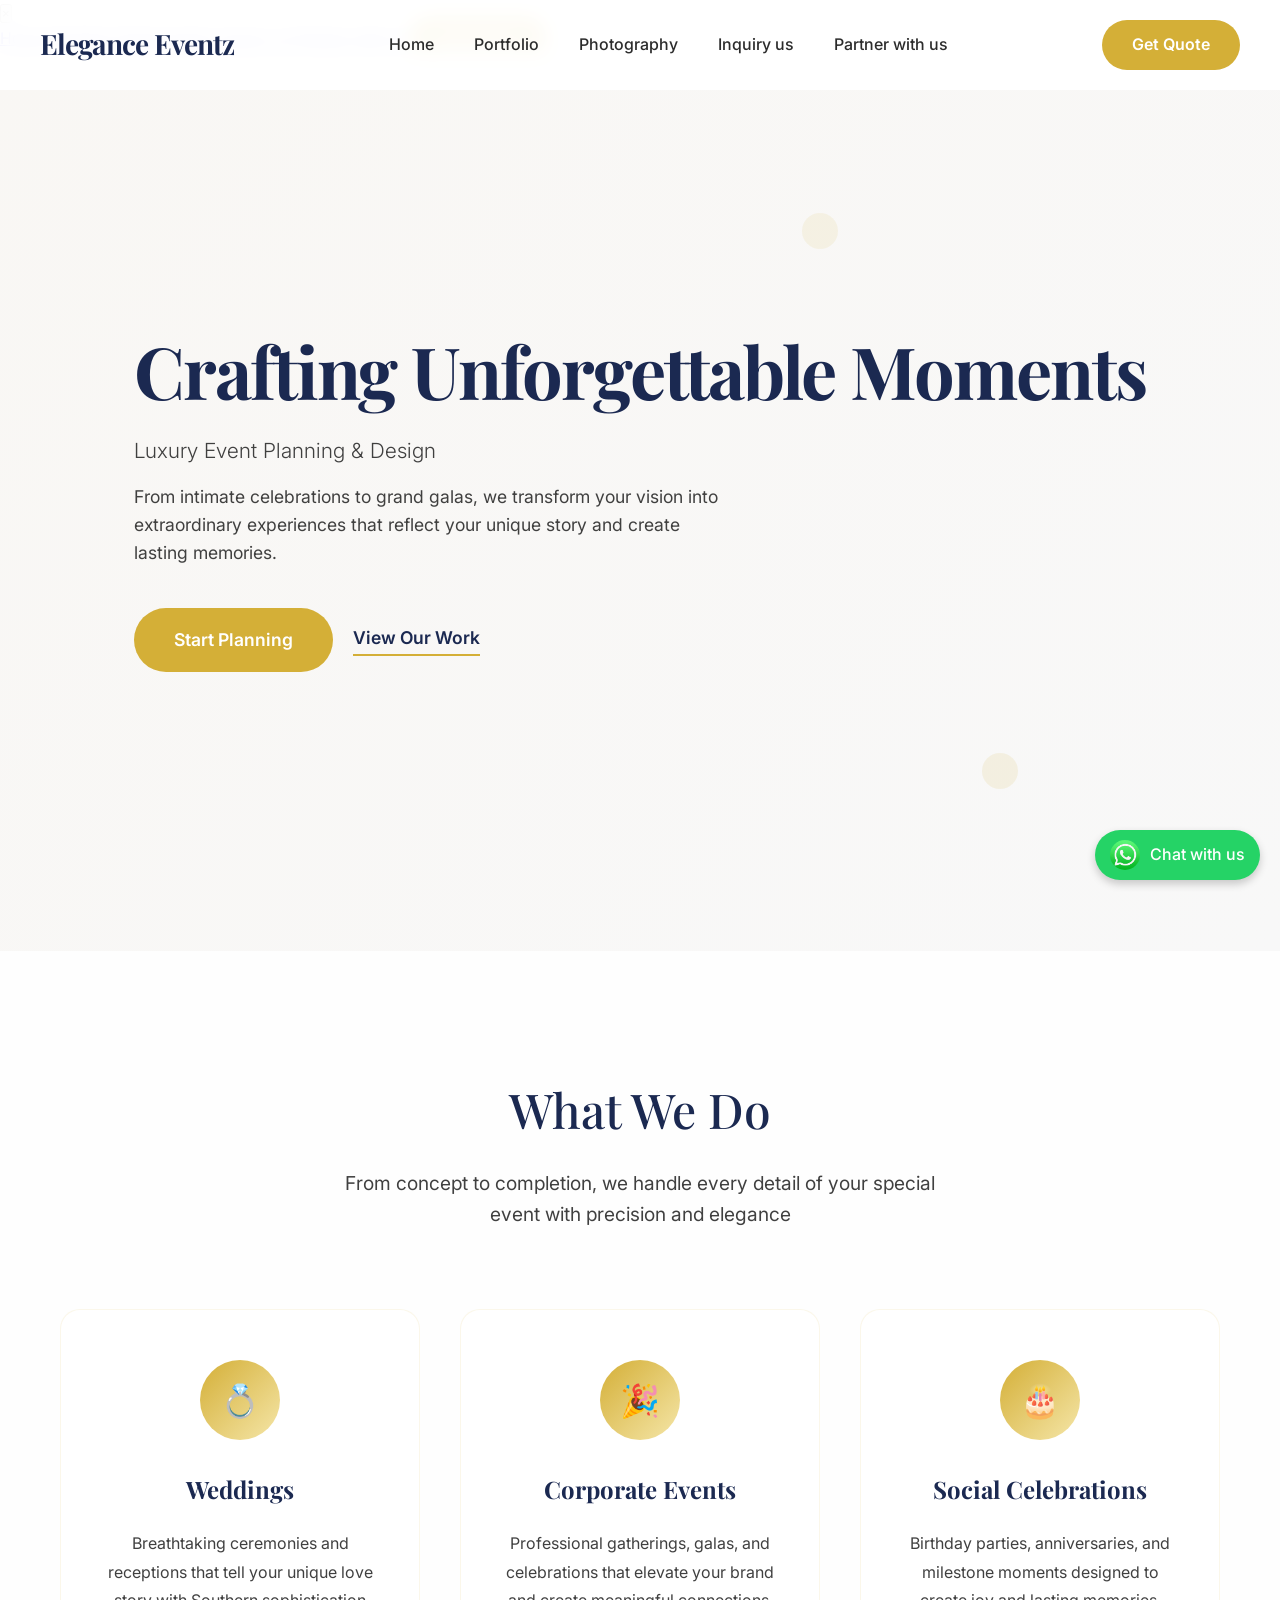
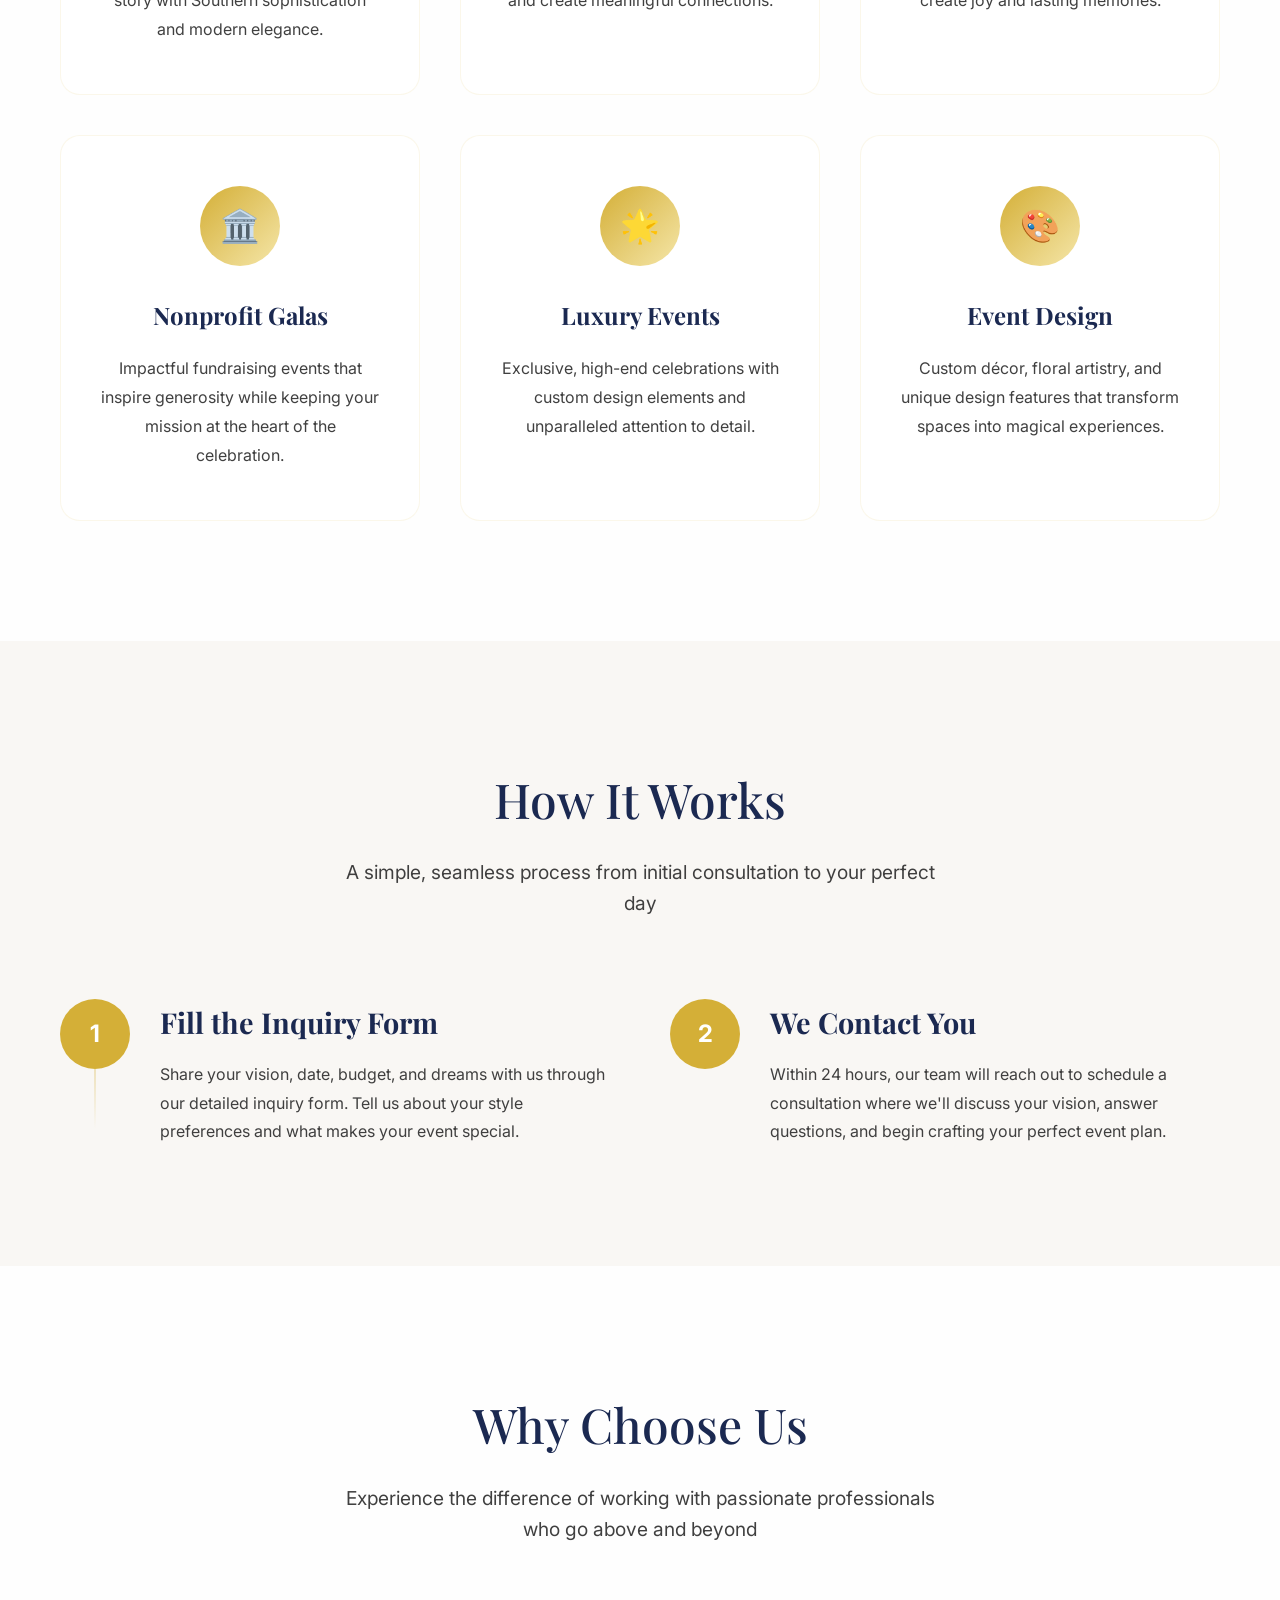
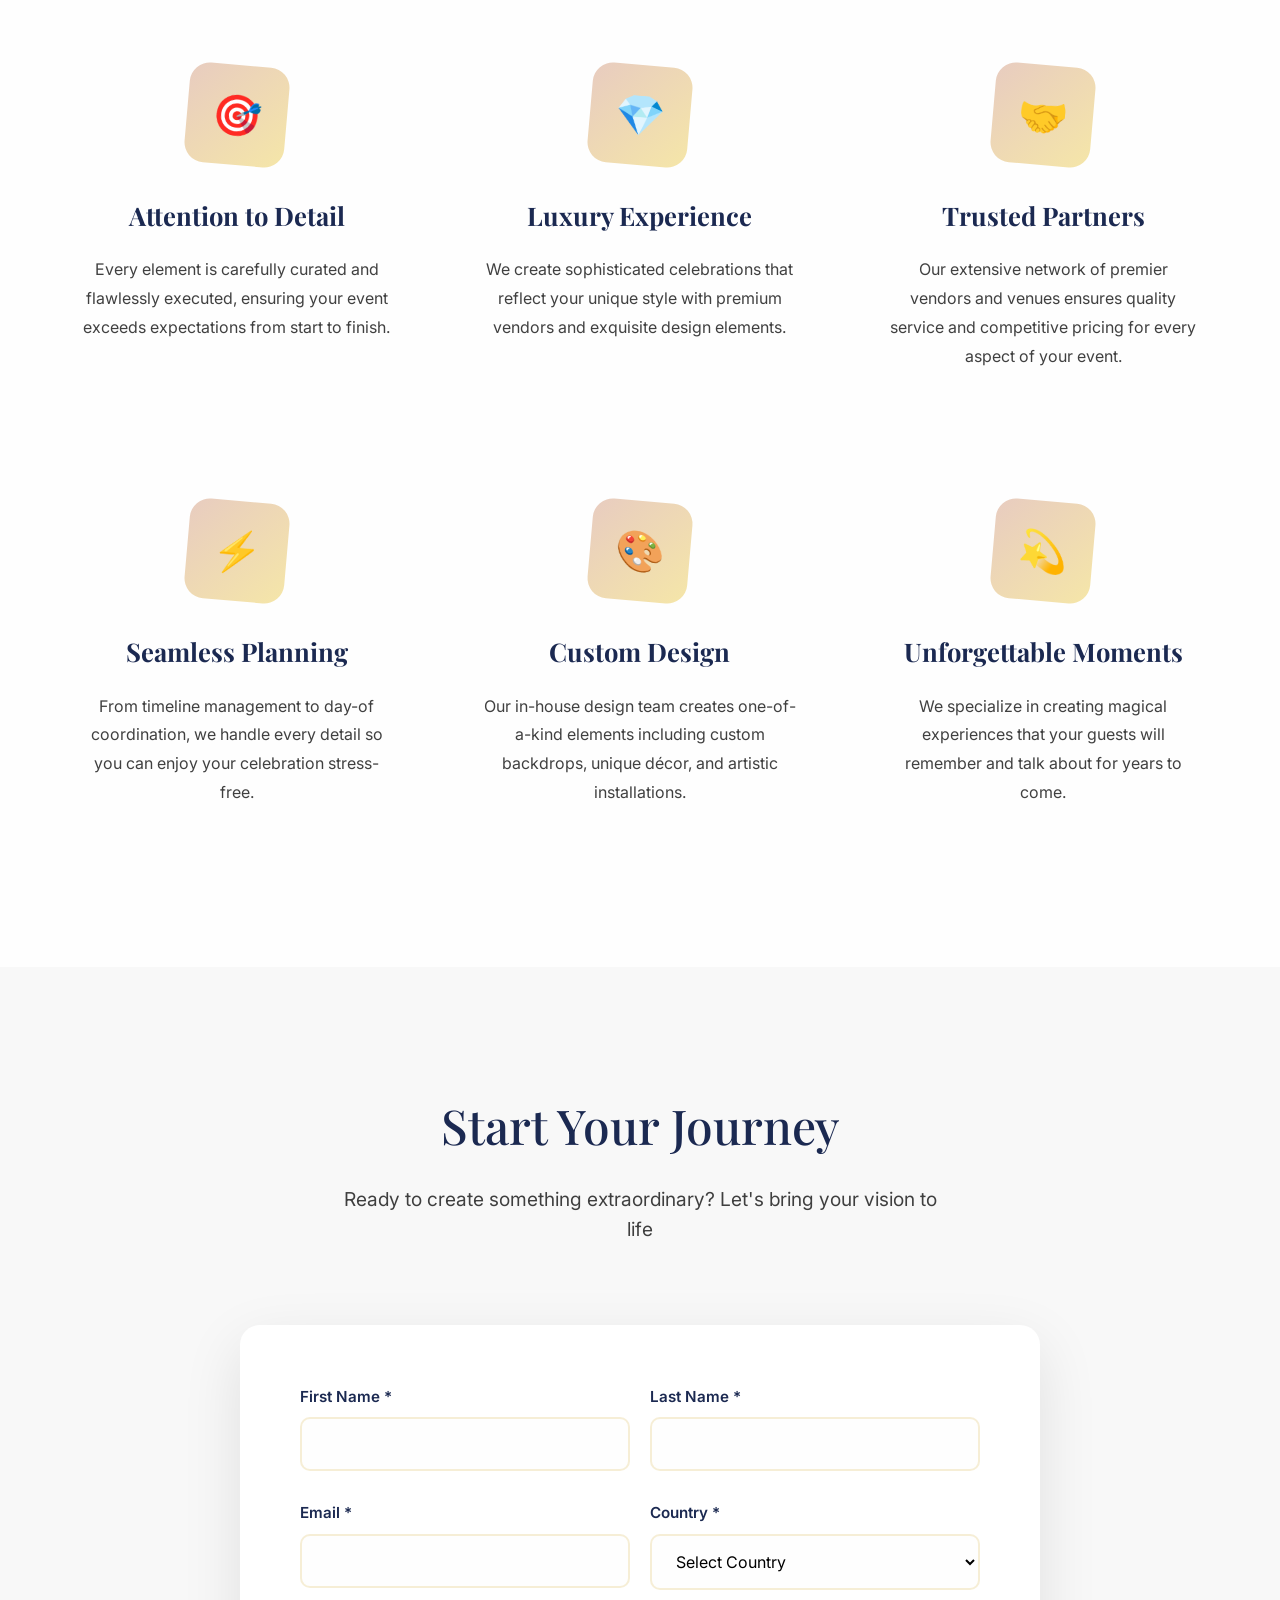
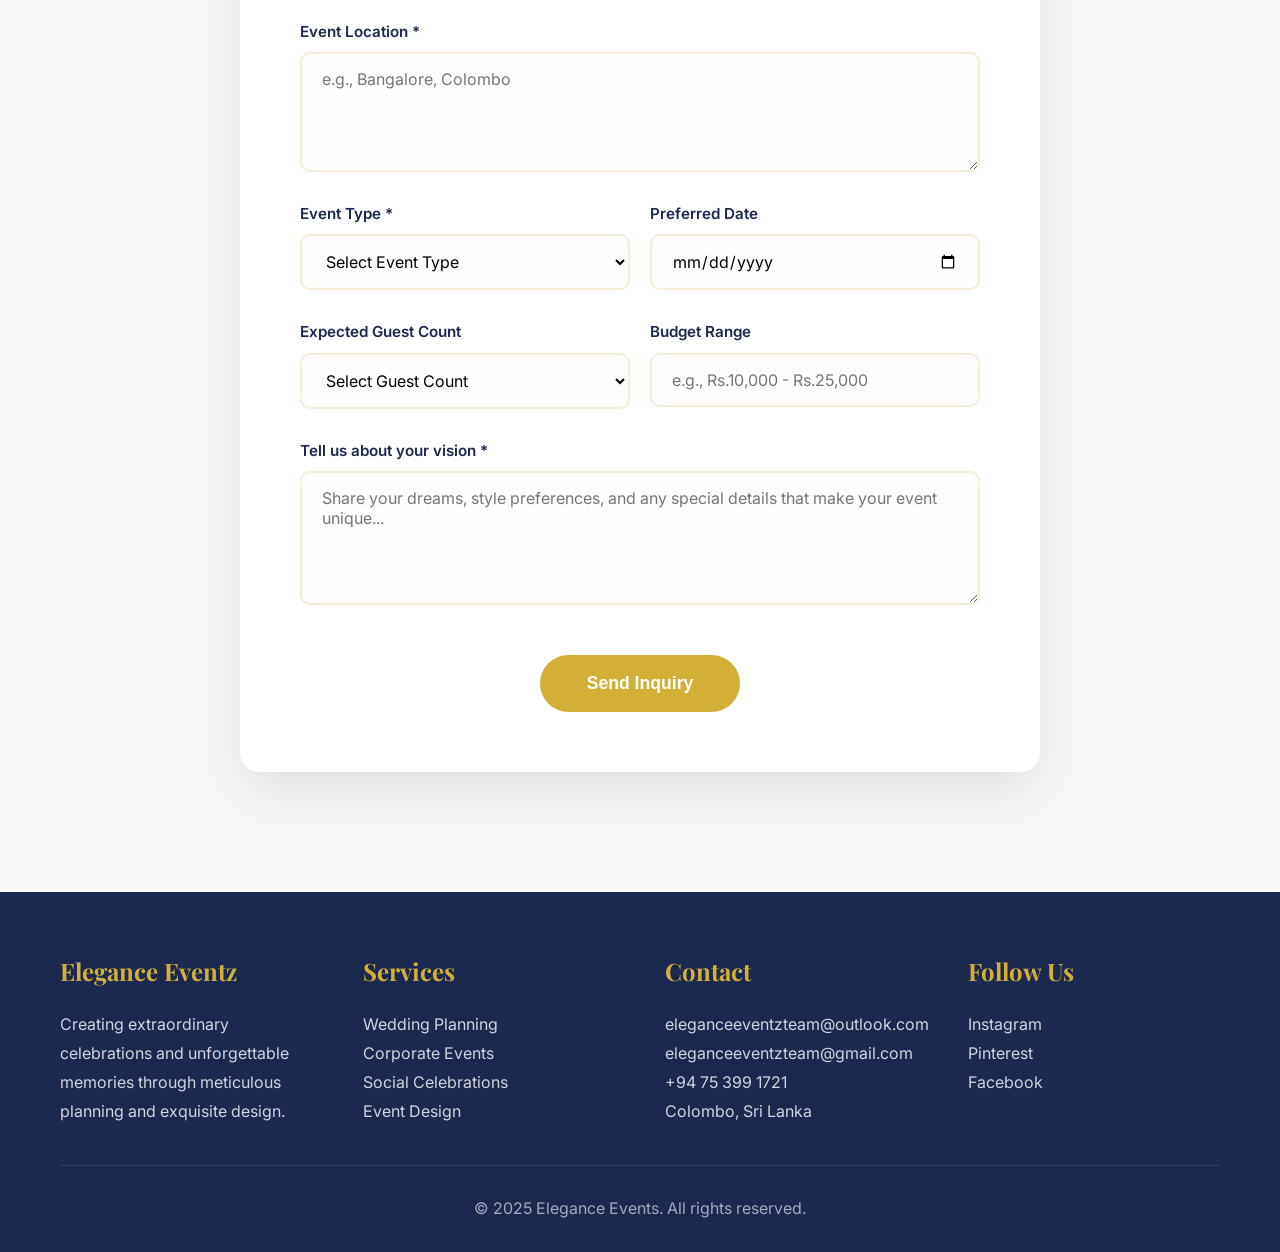
<file: index.html>
<!DOCTYPE html>
<html lang="en">
<head>
    <meta charset="UTF-8">
    <meta name="viewport" content="width=device-width, initial-scale=1.0">
    <title>Elegance Events - Luxury Event Planning</title>
    <link rel="preconnect" href="https://fonts.googleapis.com">
    <link rel="preconnect" href="https://fonts.gstatic.com" crossorigin>
    <link href="https://fonts.googleapis.com/css2?family=Playfair+Display:wght@400;500;700&family=Inter:wght@300;400;500;600&display=swap" rel="stylesheet">
    <link rel="stylesheet" href="style.css">
    <link rel="icon" type="image/png" href="Images/99.png">
    <script src="script.js"></script>

</head>
<body>
    <!-- Header -->
    <header class="header" id="header">
        <nav class="nav container">
            <a href="index.html" class="logo">Elegance Eventz</a>
            <ul class="nav-menu" id="nav-menu">
                <li><a href="index.html">Home</a></li>
                <li><a href="Portfolio/index.html">Portfolio</a></li>
                <li><a href="Photography-services/index.html">Photography</a></li>
                <li><a href="contact-us/index.html">Inquiry us</a></li>
                <li><a href="Partner-with-us/index.html">Partner with us</a></li>
            </ul>
            <a href="contact-us/index.html" class="cta-button">Get Quote</a>
            <div class="mobile-menu-toggle" id="mobile-menu-toggle">
                <span></span>
                <span></span>
                <span></span>
            </div>
        </nav>
    </header>

    <!-- Full-screen overlay drawer markup (site-wide pattern) -->
    <div class="nav-drawer" id="nav-drawer" aria-hidden="true">
        <div class="drawer-content" role="dialog" aria-modal="true" aria-label="Mobile navigation drawer">
            <button class="drawer-close" aria-label="Close navigation">×</button>
            <nav>
                <a href="index.html">Home</a>
                <a href="Portfolio/index.html">Portfolio</a>
                <a href="Photography-services/index.html">Photography</a>
                <a href="contact-us/index.html">Inquiry us</a>
                <a href="Partner-with-us/index.html">Partner with us</a>
                <a href="contact-us/index.html" class="cta-button">Get Quote</a>
            </nav>
        </div>
    </div>

    <!-- Hero Section -->
    <section class="hero" id="home">
        <div class="container">
            <div class="hero-content fade-in">
                <h1>Crafting Unforgettable Moments</h1>
                <p class="subtitle">Luxury Event Planning & Design</p>
                <p>From intimate celebrations to grand galas, we transform your vision into extraordinary experiences that reflect your unique story and create lasting memories.</p>
                <div class="hero-buttons">
                    <a href="#contact-form" class="primary-btn">Start Planning</a>
                    <a href="#services" class="secondary-btn">View Our Work</a>
                </div>
            </div>
        </div>
    </section>

    <!-- Services Section -->
    <section class="services" id="services">
        <div class="container">
            <div class="section-header fade-in">
                <h2>What We Do</h2>
                <p>From concept to completion, we handle every detail of your special event with precision and elegance</p>
            </div>
            <div class="services-grid">
                <div class="service-card fade-in">
                    <div class="service-icon">💍</div>
                    <h3>Weddings</h3>
                    <p>Breathtaking ceremonies and receptions that tell your unique love story with Southern sophistication and modern elegance.</p>
                </div>
                <div class="service-card fade-in">
                    <div class="service-icon">🎉</div>
                    <h3>Corporate Events</h3>
                    <p>Professional gatherings, galas, and celebrations that elevate your brand and create meaningful connections.</p>
                </div>
                <div class="service-card fade-in">
                    <div class="service-icon">🎂</div>
                    <h3>Social Celebrations</h3>
                    <p>Birthday parties, anniversaries, and milestone moments designed to create joy and lasting memories.</p>
                </div>
                <div class="service-card fade-in">
                    <div class="service-icon">🏛️</div>
                    <h3>Nonprofit Galas</h3>
                    <p>Impactful fundraising events that inspire generosity while keeping your mission at the heart of the celebration.</p>
                </div>
                <div class="service-card fade-in">
                    <div class="service-icon">🌟</div>
                    <h3>Luxury Events</h3>
                    <p>Exclusive, high-end celebrations with custom design elements and unparalleled attention to detail.</p>
                </div>
                <div class="service-card fade-in">
                    <div class="service-icon">🎨</div>
                    <h3>Event Design</h3>
                    <p>Custom décor, floral artistry, and unique design features that transform spaces into magical experiences.</p>
                </div>
            </div>
        </div>
    </section>

    <!-- How It Works Section -->
    <section class="how-it-works" id="how-it-works">
        <div class="container">
            <div class="section-header fade-in">
                <h2>How It Works</h2>
                <p>A simple, seamless process from initial consultation to your perfect day</p>
            </div>
            <div class="steps-container">
                <div class="step fade-in">
                    <div class="step-number">1</div>
                    <div class="step-content">
                        <h3>Fill the Inquiry Form</h3>
                        <p>Share your vision, date, budget, and dreams with us through our detailed inquiry form. Tell us about your style preferences and what makes your event special.</p>
                    </div>
                </div>
                <div class="step fade-in">
                    <div class="step-number">2</div>
                    <div class="step-content">
                        <h3>We Contact You</h3>
                        <p>Within 24 hours, our team will reach out to schedule a consultation where we'll discuss your vision, answer questions, and begin crafting your perfect event plan.</p>
                    </div>
                </div>
            </div>
        </div>
    </section>

    <!-- Why Choose Us Section -->
    <section class="why-choose" id="why-choose">
        <div class="container">
            <div class="section-header fade-in">
                <h2>Why Choose Us</h2>
                <p>Experience the difference of working with passionate professionals who go above and beyond</p>
            </div>
            <div class="features-grid">
                <div class="feature fade-in">
                    <div class="feature-icon">🎯</div>
                    <h3>Attention to Detail</h3>
                    <p>Every element is carefully curated and flawlessly executed, ensuring your event exceeds expectations from start to finish.</p>
                </div>
                <div class="feature fade-in">
                    <div class="feature-icon">💎</div>
                    <h3>Luxury Experience</h3>
                    <p>We create sophisticated celebrations that reflect your unique style with premium vendors and exquisite design elements.</p>
                </div>
                <div class="feature fade-in">
                    <div class="feature-icon">🤝</div>
                    <h3>Trusted Partners</h3>
                    <p>Our extensive network of premier vendors and venues ensures quality service and competitive pricing for every aspect of your event.</p>
                </div>
                <div class="feature fade-in">
                    <div class="feature-icon">⚡</div>
                    <h3>Seamless Planning</h3>
                    <p>From timeline management to day-of coordination, we handle every detail so you can enjoy your celebration stress-free.</p>
                </div>
                <div class="feature fade-in">
                    <div class="feature-icon">🎨</div>
                    <h3>Custom Design</h3>
                    <p>Our in-house design team creates one-of-a-kind elements including custom backdrops, unique décor, and artistic installations.</p>
                </div>
                <div class="feature fade-in">
                    <div class="feature-icon">💫</div>
                    <h3>Unforgettable Moments</h3>
                    <p>We specialize in creating magical experiences that your guests will remember and talk about for years to come.</p>
                </div>
            </div>
        </div>
    </section>

<!-- Contact Form Section -->
<section class="contact-form-section" id="contact-form">
    <div class="container">
        <div class="section-header fade-in">
            <h2>Start Your Journey</h2>
            <p>Ready to create something extraordinary? Let's bring your vision to life</p>
        </div>
        <div class="contact-form-container fade-in">
            <form class="contact-form" id="contact-form-element" method="POST" action="#">
                <!-- StaticForms Access Key -->
                <input type="hidden" name="accessKey" value="sf_5h864nd636i9d6kmdfc3e29b">
                <!-- Email subject and replyTo for StaticForms -->
                <input type="hidden" name="subject" value="New Inquiry - Elegance Events">
                <input type="hidden" name="replyTo" value="@">
                <!-- Redirect to same page (index.html) -->
                <input type="hidden" name="redirectTo" value="index.html">
                <div class="form-row">
                    <div class="form-group">
                        <label for="firstName">First Name *</label>
                        <input type="text" id="firstName" name="firstName" required>
                    </div>
                    <div class="form-group">
                        <label for="lastName">Last Name *</label>
                        <input type="text" id="lastName" name="lastName" required>
                    </div>
                </div>
                <div class="form-row">
                    <div class="form-group">
                        <label for="email">Email *</label>
                        <input type="email" id="email" name="email" required>
                    </div>
                    <div class="form-group">
                        <label for="country">Country *</label>
                        <select id="country" name="country" required>
                            <option value="">Select Country</option>
                            <option value="india">India</option>
                            <option value="sri_lanka">Sri Lanka</option>
                        </select>
                    </div>
                </div>
                <!-- Sri Lanka fields -->
                <div class="form-row phone-input sri-lanka" style="display: none;">
                    <div class="form-group">
                        <label for="phone-sl">Phone Number (Sri Lanka)</label>
                        <input type="tel" id="phone-sl" name="phone" placeholder="+947xxxxxxxx" 
                               pattern="^\+94\d{9}$" title="Phone number must be +94 followed by 9 digits">
                    </div>
                    <div class="form-group">
                        <label for="whatsapp-sl">WhatsApp Number (Sri Lanka)</label>
                        <input type="tel" id="whatsapp-sl" name="whatsapp" placeholder="+947xxxxxxxx" 
                               pattern="^\+94\d{9}$" title="WhatsApp number must be +94 followed by 9 digits">
                    </div>
                </div>
                <!-- India fields -->
                <div class="form-row phone-input india" style="display: none;">
                    <div class="form-group">
                        <label for="phone-in">Phone Number (India)</label>
                        <input type="tel" id="phone-in" name="phone" placeholder="+91xxxxxxxxxx" 
                               pattern="^\+91[6-9]\d{9}$" title="Phone number must be +91 followed by 10 digits starting with 6-9">
                    </div>
                    <div class="form-group">
                        <label for="whatsapp-in">WhatsApp Number (India)</label>
                        <input type="tel" id="whatsapp-in" name="whatsapp" placeholder="+91xxxxxxxxxx" 
                               pattern="^\+91[6-9]\d{9}$" title="WhatsApp number must be +91 followed by 10 digits starting with 6-9">
                    </div>
                </div>
                <div class="form-row">
                    <div class="form-group">
                        <label for="location">Event Location *</label>
                        <textarea id="location" name="location" placeholder="e.g., Bangalore, Colombo" required></textarea>
                    </div>
                </div>
                <div class="form-row">
                    <div class="form-group">
                        <label for="eventType">Event Type *</label>
                        <select id="eventType" name="eventType" required>
                            <option value="">Select Event Type</option>
                            <option value="wedding">Wedding</option>
                            <option value="corporate">Corporate Event</option>
                            <option value="social">Social Celebration</option>
                            <option value="nonprofit">Nonprofit Gala</option>
                            <option value="luxury">Luxury Event</option>
                            <option value="other">Other</option>
                        </select>
                    </div>
                    <div class="form-group">
                        <label for="eventDate">Preferred Date</label>
                        <input type="date" id="eventDate" name="eventDate">
                    </div>
                </div>
                <div class="form-row">
                    <div class="form-group">
                        <label for="guestCount">Expected Guest Count</label>
                        <select id="guestCount" name="guestCount">
                            <option value="">Select Guest Count</option>
                            <option value="1-50">1-50 guests</option>
                            <option value="51-100">51-100 guests</option>
                            <option value="101-200">101-200 guests</option>
                            <option value="201-500">201-500 guests</option>
                            <option value="500+">500+ guests</option>
                        </select>
                    </div>
                    <div class="form-group">
                        <label for="budget">Budget Range</label>
                        <input type="text" id="budget" name="budget" placeholder="e.g., Rs.10,000 - Rs.25,000">
                    </div>
                </div>
                <div class="form-group">
                    <label for="message">Tell us about your vision *</label>
                    <textarea id="message" name="message" rows="5" placeholder="Share your dreams, style preferences, and any special details that make your event unique..." required></textarea>
                </div>
                <button type="submit" class="primary-btn form-submit-btn">Send Inquiry</button>
            </form>
        </div>
    </div>
</section>

<script>
document.getElementById('country').addEventListener('change', function() {
    const country = this.value;
    const sriLankaFields = document.querySelector('.phone-input.sri-lanka');
    const indiaFields = document.querySelector('.phone-input.india');

    // Hide all phone input fields
    sriLankaFields.style.display = 'none';
    indiaFields.style.display = 'none';

    // Clear all phone inputs to avoid submitting hidden fields
    document.getElementById('phone-sl').value = '';
    document.getElementById('whatsapp-sl').value = '';
    document.getElementById('phone-in').value = '';
    document.getElementById('whatsapp-in').value = '';

    // Show relevant fields based on country selection
    if (country === 'sri_lanka') {
        sriLankaFields.style.display = 'flex';
    } else if (country === 'india') {
        indiaFields.style.display = 'flex';
    }
});
</script>

<style>
/* Ensure phone input fields are displayed properly */
.phone-input {
    display: none;
    flex-wrap: wrap;
    gap: 20px;
}
.phone-input[style*="display: flex"] {
    display: flex !important;
}
.form-row {
    display: flex;
    flex-wrap: wrap;
    gap: 20px;
}
.form-group {
    flex: 1;
    min-width: 200px;
}
</style>

    <!-- Footer -->
    <footer class="footer" id="contact">
        <div class="container">
            <div class="footer-content">
                <div class="footer-section">
                    <h3>Elegance Eventz</h3>
                    <p>Creating extraordinary celebrations and unforgettable memories through meticulous planning and exquisite design.</p>
                </div>
                <div class="footer-section">
                    <h3>Services</h3>
                    <p><a href="#services">Wedding Planning</a></p>
                    <p><a href="#services">Corporate Events</a></p>
                    <p><a href="#services">Social Celebrations</a></p>
                    <p><a href="#services">Event Design</a></p>
                </div>
                <div class="footer-section">
                    <h3>Contact</h3>
                    <p>eleganceeventzteam@outlook.com <br> eleganceeventzteam@gmail.com</p>
                    <p>+94 75 399 1721</p>
                    <p>Colombo, Sri Lanka</p>
                </div>
                <div class="footer-section">
                    <h3>Follow Us</h3>
                    <p><a href="https://www.instagram.com/elegance.eventz">Instagram</a></p>
                    <p><a href="https://www.pinterest.com/Elegance_eventz">Pinterest</a></p>
                    <p><a href="#">Facebook</a></p>
                </div>
            </div>
            <div class="footer-bottom">
                <p>&copy; 2025 Elegance Events. All rights reserved.</p>
            </div>
        </div>
    </footer>

        <!-- WhatsApp Button -->
    <div class="whatsapp-btn-container">
        <a href="https://wa.me/+94753991721" class="whatsapp-btn" target="_blank" aria-label="Chat with us on WhatsApp">
            <img src="Images/104.jpg" alt="WhatsApp" class="whatsapp-icon" style="border-radius: 15px;">
            <span class="whatsapp-text">Chat with us</span>
        </a>
    </div>

    <style>
        .whatsapp-btn-container {
            position: fixed;
            bottom: 20px;
            right: 20px;
            z-index: 1000;
        }

        .whatsapp-btn {
            display: flex;
            align-items: center;
            gap: 10px;
            background-color: #25D366;
            color: white;
            text-decoration: none;
            padding: 10px 15px;
            border-radius: 50px;
            box-shadow: 0 4px 8px rgba(0, 0, 0, 0.2);
            transition: background-color 0.3s ease, box-shadow 0.3s ease;
        }

        .whatsapp-btn:hover {
            background-color: #1EBE5D;
            box-shadow: 0 6px 12px rgba(0, 0, 0, 0.3);
        }

        .whatsapp-icon {
            width: 30px;
            height: 30px;
        }

        .whatsapp-text {
            font-size: 1rem;
            font-weight: 500;
        }
    </style>

    


</body>
</html>
</file>
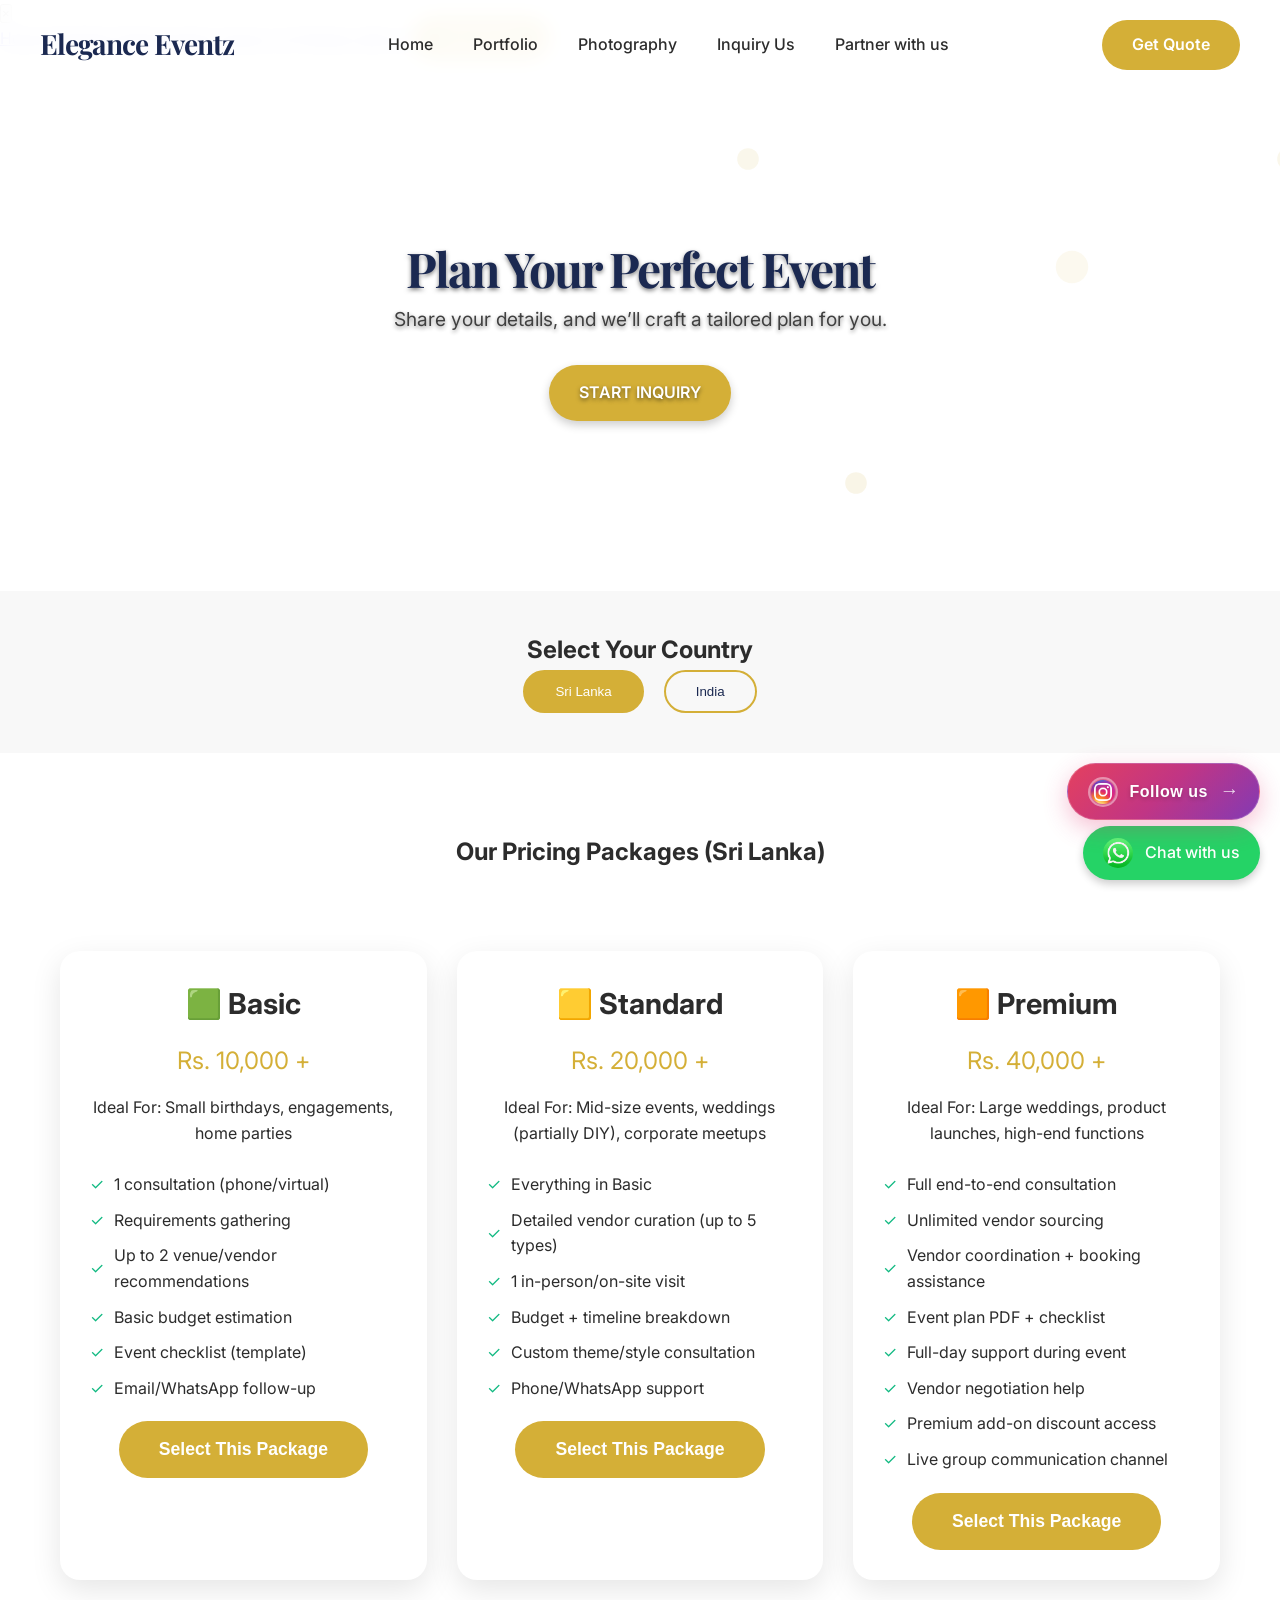
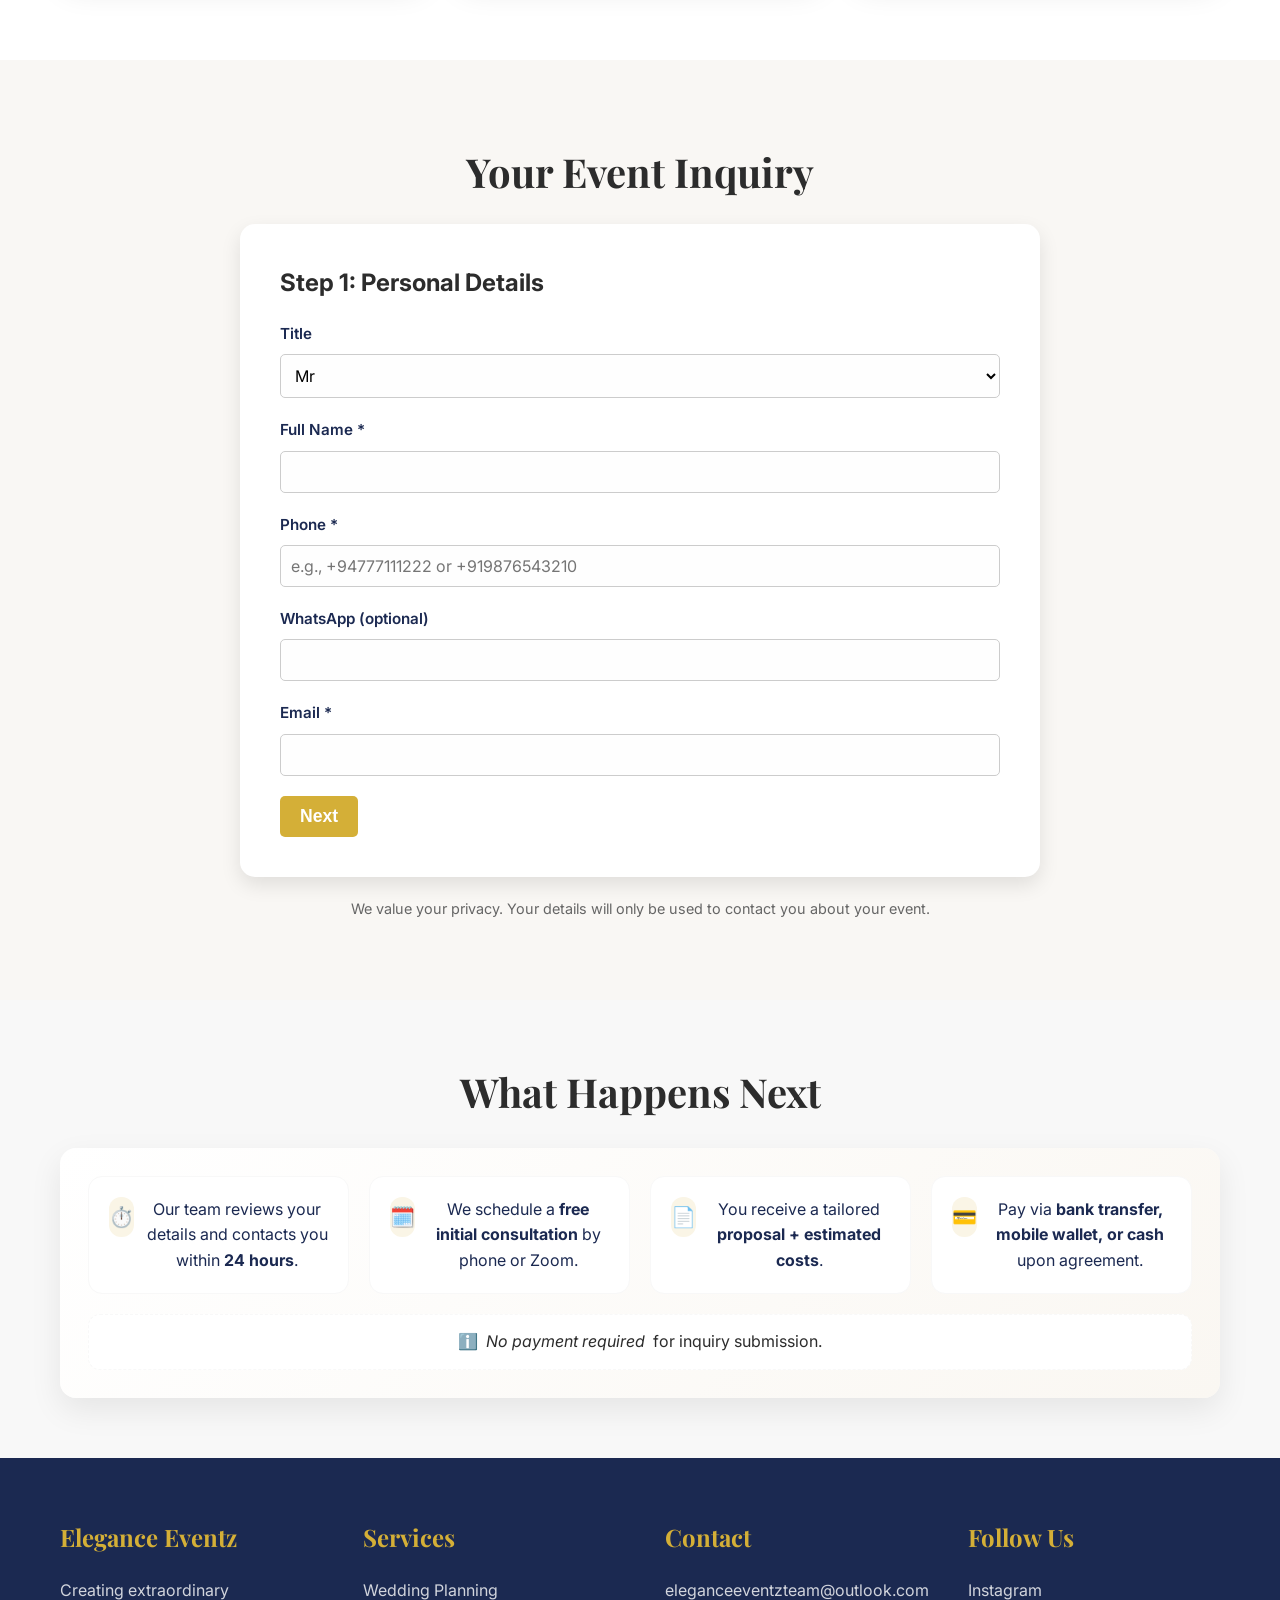
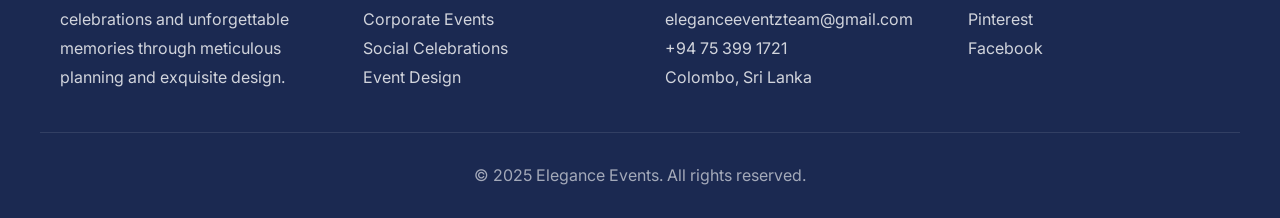
<file: contact-us/index.html>
<!DOCTYPE html>
<html lang="en">
<head>
    <meta charset="UTF-8">
    <meta name="viewport" content="width=device-width, initial-scale=1.0">
    <title>Inquiry Us - Elegance Events</title>
    <link href="https://fonts.googleapis.com/css2?family=Inter:wght@300;400;500;600;700&family=Playfair+Display:wght@400;500;700&display=swap" rel="stylesheet">
    <link rel="stylesheet" href="../style.css">
    <link rel="icon" type="image/png" href="../Images/99.png">
    <style>
        /* Additional styles for inquiry page, extending style.css */
        
        .inquiry-hero {
            height: 60vh;
            background: url('https://via.placeholder.com/1920x600?text=Staged+Event') no-repeat center/cover;
            color: white;
            text-align: center;
        }
        
        .inquiry-hero .hero-content {
            text-shadow: 0 2px 4px rgba(0,0,0,0.5);
        }
        
        /* Country Selection */
        .country-selection {
            padding: 40px 0;
            background: var(--light-gray);
            text-align: center;
        }
        
        .country-toggle {
            display: flex;
            justify-content: center;
            gap: 20px;
        }
        
        .country-toggle button {
            padding: 12px 30px;
            border: 2px solid var(--primary-gold);
            background: transparent;
            color: var(--deep-navy);
            border-radius: 50px;
            cursor: pointer;
            transition: all 0.3s ease;
        }
        
        .country-toggle button.active {
            background: var(--primary-gold);
            color: white;
        }
        
        /* Pricing Section */
        .pricing-section {
            padding: 80px 0;
            display: none;
        }
        
        .pricing-section.active {
            display: block;
        }
        
        .pricing-grid {
            display: grid;
            grid-template-columns: repeat(auto-fit, minmax(300px, 1fr));
            gap: 30px;
        }
        
        .pricing-card {
            background: white;
            padding: 30px;
            border-radius: 20px;
            box-shadow: 0 10px 30px rgba(0,0,0,0.1);
            text-align: center;
            transition: all 0.3s ease;
            cursor: pointer;
        }
        
        .pricing-card:hover {
            transform: translateY(-10px);
        }
        
        .pricing-card h3 {
            font-size: 1.8rem;
            margin-bottom: 15px;
        }
        
        .pricing-card .price {
            font-size: 1.5rem;
            color: var(--primary-gold);
            margin-bottom: 15px;
        }
        
        .pricing-card ul {
            list-style: none;
            text-align: left;
            margin-bottom: 20px;
        }
        
        .pricing-card ul li {
            margin-bottom: 10px;
            display: flex;
            align-items: center;
            gap: 10px;
        }
        
        .pricing-card ul li::before {
            content: '✓';
            color: var(--success-green);
        }
        
        /* Form */
        .inquiry-form-section {
            padding: 80px 0;
            background: var(--cream);
        }
        
        .inquiry-form {
            max-width: 800px;
            margin: 0 auto;
        }
        
        .form-steps {
            display: none; /* For multi-step, show on mobile */
        }
        
        @media (max-width: 768px) {
            .form-steps {
                display: block;
            }
            /* Hide/show steps with JS */
        }
        
        /* Payment Instructions */
        .payment-instructions {
            padding: 60px 0;
            background: var(--light-gray);
            text-align: center;
        }
        
        .instructions-box {
            max-width: 600px;
            margin: 0 auto;
            background: white;
            padding: 30px;
            border-radius: 20px;
            box-shadow: 0 10px 30px rgba(0,0,0,0.1);
        }
        
        /* Trust Elements */
        .trust-section {
            padding: 80px 0;
        }
        
        .testimonials-grid {
            display: grid;
            grid-template-columns: repeat(auto-fit, minmax(300px, 1fr));
            gap: 30px;
            margin-bottom: 40px;
        }
        
        /* WhatsApp Button */
        .whatsapp-btn {
            position: fixed;
            bottom: 20px;
            right: 20px;
            background: #25D366;
            color: white;
            padding: 15px;
            border-radius: 50%;
            z-index: 1000;
            box-shadow: 0 4px 15px rgba(0,0,0,0.2);
        }
        
        .whatsapp-btn img {
            width: 30px;
            height: 30px;
        }
    </style>
</head>
<body>
    <!-- Header (same as previous pages) -->
    <header id="header" class="header">
        <nav class="nav container">
            <a href="../index.html" class="logo">Elegance Eventz</a>
            <ul id="nav-menu" class="nav-menu">
                <li><a href="../index.html">Home</a></li>
                <li><a href="../Portfolio/index.html">Portfolio</a></li>
                <li><a href="../Photography-services/index.html">Photography</a></li>
                <li><a href="index.html">Inquiry Us</a></li>
                <li><a href="../Partner-with-us/index.html">Partner with us</a></li>
            </ul>
          <a href="index.html" class="cta-button">Get Quote</a>
            <div class="mobile-menu-toggle" id="mobile-menu-toggle">
                <span></span>
                <span></span>
                <span></span>
            </div>
        </nav>
    </header>

    <!-- Full-screen overlay drawer markup (site-wide pattern) -->
    <div class="nav-drawer" id="nav-drawer" aria-hidden="true">
        <div class="drawer-content" role="dialog" aria-modal="true" aria-label="Mobile navigation drawer">
            <button class="drawer-close" aria-label="Close navigation">×</button>
            <nav>
                <a href="../index.html">Home</a>
                <a href="../Portfolio/index.html">Portfolio</a>
                <a href="../Photography-services/index.html">Photography</a>
                <a href="index.html">Inquiry Us</a>
                <a href="../Partner-with-us/index.html">Partner with us</a>
                <a href="index.html" class="cta-button">Get Quote</a>
            </nav>
        </div>
    </div>

    <!-- Hero Section -->
    <section class="hero inquiry-hero">
        <div class="container hero-content" style="padding-top: 20px; display: flex; flex-direction: column; justify-content: center; align-items: center; height: 100%;">
            <h1 style="font-size: 3rem; font-family: 'Playfair Display', serif; margin-bottom: 10px;">Plan Your Perfect Event</h1>
            <p style="font-size: 1.2rem; font-family: 'Inter', sans-serif; margin-bottom: 30px; max-width: 600px; line-height: 1.6;">
                Share your details, and we’ll craft a tailored plan for you.
            </p>
            <a href="#inquiry-form" class="primary-btn" style="padding: 15px 30px; font-size: 1rem; border-radius: 50px; text-transform: uppercase; box-shadow: 0 4px 10px rgba(0, 0, 0, 0.2);">
                Start Inquiry
            </a>
        </div>
    </section>

    <style>
        /* Modern, elegant next steps styling */
        .next-steps-title {
            font-family: 'Playfair Display', serif;
            font-size: 2.5rem;
            margin-bottom: 24px;
            text-align: center;
        }

        .next-steps-grid {
            display: grid;
            grid-template-columns: repeat(4, 1fr);
            gap: 20px;
            background: linear-gradient(135deg, #fff, #faf7f2);
            padding: 28px;
            border-radius: 16px;
            box-shadow: 0 12px 32px rgba(0,0,0,0.08);
        }

        .next-step-card {
            background: #ffffff;
            border: 1px solid var(--light-gray);
            border-radius: 14px;
            padding: 20px;
            display: flex;
            gap: 12px;
            align-items: flex-start;
            transition: transform 0.25s ease, box-shadow 0.25s ease, border-color 0.25s ease;
        }

        .next-step-card:hover {
            transform: translateY(-4px);
            box-shadow: 0 16px 36px rgba(0,0,0,0.10);
            border-color: var(--primary-gold);
        }

        .next-step-card .step-icon {
            width: 40px;
            height: 40px;
            border-radius: 12px;
            background: rgba(212, 175, 55, 0.12); /* primary-gold tint */
            display: flex;
            align-items: center;
            justify-content: center;
            font-size: 20px;
        }

        .next-step-card p {
            margin: 0;
            color: var(--deep-navy);
            line-height: 1.6;
            font-family: 'Inter', sans-serif;
        }

        .next-step-note {
            grid-column: 1 / -1;
            display: flex;
            align-items: center;
            gap: 8px;
            justify-content: center;
            background: #ffffff;
            border: 1px dashed var(--light-gray);
            border-radius: 12px;
            padding: 14px 16px;
            color: var(--text-gray);
            font-family: 'Inter', sans-serif;
        }

        /* Responsive layout */
        @media (max-width: 1024px) {
            .next-steps-grid {
                grid-template-columns: repeat(2, 1fr);
                gap: 16px;
            }
        }

        @media (max-width: 600px) {
            .next-steps-grid {
                grid-template-columns: 1fr;
                padding: 20px;
            }
            .next-steps-title {
                font-size: 2rem;
            }
        }
    </style>

    <!-- Country Selection -->
    <section class="country-selection">
        <div class="container">
            <h2>Select Your Country</h2>
            <div class="country-toggle">
                <button data-country="sri-lanka" class="active">Sri Lanka</button>
                <button data-country="india">India</button>
            </div>
        </div>
    </section>

    <!-- 2. Pricing Model -->
    <section id="pricing-sri-lanka" class="pricing-section active">
        <div class="container">
            <h2 class="section-header h2">Our Pricing Packages (Sri Lanka)</h2>
            <div class="pricing-grid">
                <div class="pricing-card" data-package="basic" data-budget="Rs. 5,000 – Rs. 10,000">
                    <h3>🟩 Basic</h3>
                    <p class="price">Rs. 10,000 +</p>
                    <p>Ideal For: Small birthdays, engagements, home parties</p> <br>
                    <ul>
                        <li>1 consultation (phone/virtual)</li>
                        <li>Requirements gathering</li>
                        <li>Up to 2 venue/vendor recommendations</li>
                        <li>Basic budget estimation</li>
                        <li>Event checklist (template)</li>
                        <li>Email/WhatsApp follow-up</li>
                    </ul>
                    <button class="primary-btn">Select This Package</button>
                </div>
                <div class="pricing-card" data-package="standard" data-budget="Rs. 10,000 – Rs. 20,000">
                    <h3>🟨 Standard</h3>
                    <p class="price">Rs. 20,000 +</p>
                    <p>Ideal For: Mid-size events, weddings (partially DIY), corporate meetups</p> <br>
                    <ul>
                        <li>Everything in Basic</li>
                        <li>Detailed vendor curation (up to 5 types)</li>
                        <li>1 in-person/on-site visit</li>
                        <li>Budget + timeline breakdown</li>
                        <li>Custom theme/style consultation</li>
                        <li>Phone/WhatsApp support</li>
                    </ul>
                    <button class="primary-btn">Select This Package</button>
                </div>
                <div class="pricing-card" data-package="premium" data-budget="Rs. 20,000 – Rs. 40,000">
                    <h3>🟧 Premium</h3>
                    <p class="price">Rs. 40,000 +</p>
                    <p>Ideal For: Large weddings, product launches, high-end functions</p> <br>
                    <ul>
                        <li>Full end-to-end consultation</li>
                        <li>Unlimited vendor sourcing</li>
                        <li>Vendor coordination + booking assistance</li>
                        <li>Event plan PDF + checklist</li>
                        <li>Full-day support during event</li>
                        <li>Vendor negotiation help</li>
                        <li>Premium add-on discount access</li>
                        <li>Live group communication channel</li>
                    </ul>
                    <button class="primary-btn">Select This Package</button>
                </div>
            </div>
        </div>
    </section>

    <section id="pricing-india" class="pricing-section">
        <div class="container">
            <h2 class="section-header h2">Our Pricing Packages (India)</h2>
            <div class="pricing-grid">
                <div class="pricing-card" data-package="basic" data-budget="₹10,000 – ₹25,000">
                    <h3>🟩 Basic</h3>
                    <p class="price"> </p>
                    <p>Ideal For: Small birthdays, engagements, home parties</p> <br>
                    <ul>
                        <li>1 consultation (phone/virtual)</li>
                        <li>Requirements gathering</li>
                        <li>Up to 2 venue/vendor recommendations</li>
                        <li>Basic budget estimation</li>
                        <li>Event checklist (template)</li>
                        <li>Email/WhatsApp follow-up</li>
                    </ul>
                    <button class="primary-btn">Select This Package</button>
                </div>
                <div class="pricing-card" data-package="standard" data-budget="₹25,000 – ₹50,000">
                    <h3>🟨 Standard</h3>
                    <p class="price"> </p>
                    <p>Ideal For: Mid-size events, weddings (partially DIY), corporate meetups</p> <br>
                    <ul>
                        <li>Everything in Basic</li>
                        <li>Detailed vendor curation (up to 5 types)</li>
                        <li>1 in-person/on-site visit</li>
                        <li>Budget + timeline breakdown</li>
                        <li>Custom theme/style consultation</li>
                        <li>Phone/WhatsApp support</li>
                    </ul>
                    <button class="primary-btn">Select This Package</button>
                </div>
                <div class="pricing-card" data-package="premium" data-budget="₹50,000 – ₹100,000">
                    <h3>🟧 Premium</h3>
                    <p class="price"> </p>
                    <p>Ideal For: Large weddings, product launches, high-end functions</p> <br>
                    <ul>
                        <li>Full end-to-end consultation</li>
                        <li>Unlimited vendor sourcing</li>
                        <li>Vendor coordination + booking assistance</li>
                        <li>Event plan PDF + checklist</li>
                        <li>Full-day support during event</li>
                        <li>Vendor negotiation help</li>
                        <li>Premium add-on discount access</li>
                        <li>Live group communication channel</li>
                    </ul>
                    <button class="primary-btn">Select This Package</button>
                </div>
            </div>
        </div>
    </section>

    <!-- 3. Inquiry Form -->
    <section id="inquiry-form" class="inquiry-form-section">
        <div class="container">
            <h2 class="section-header h2" style="font-family: 'Playfair Display', serif; font-size: 2.5rem; margin-bottom: 20px;">Your Event Inquiry</h2>
            <form class="inquiry-form contact-form" id="contact-form-element" method="POST" action="#" style="background: #fff; padding: 40px; border-radius: 15px; box-shadow: 0 8px 20px rgba(0, 0, 0, 0.1);" data-redirect="index.html">
                <!-- StaticForms Access Key -->
                <input type="hidden" name="accessKey" value="sf_5h864nd636i9d6kmdfc3e29b">
                <input type="hidden" name="subject" value="New Inquiry - Contact Page">
                <input type="hidden" name="replyTo" value="@">
                <input type="hidden" name="redirectTo" value="index.html">
                <!-- Step 1: Personal Details -->
                <div class="form-step" id="step-1">
                    <h3 style="font-family: 'Inter', sans-serif; font-size: 1.5rem; margin-bottom: 20px;">Step 1: Personal Details</h3>
                    <div class="form-group" style="margin-bottom: 20px;">
                        <label for="title" style="font-weight: 600;">Title</label>
                        <select id="title" name="title" style="width: 100%; padding: 10px; border: 1px solid #ccc; border-radius: 5px;">
                            <option>Mr</option>
                            <option>Ms</option>
                            <option>Other</option>
                        </select>
                    </div>
                    <div class="form-group" style="margin-bottom: 20px;">
                        <label for="full-name" style="font-weight: 600;">Full Name *</label>
                        <input type="text" id="full-name" name="fullName" required style="width: 100%; padding: 10px; border: 1px solid #ccc; border-radius: 5px;">
                    </div>
                    <div class="form-group" style="margin-bottom: 20px;">
                        <label for="phone" style="font-weight: 600;">Phone *</label>
                        <input type="tel" id="phone" name="phone" placeholder="e.g., +94777111222 or +919876543210" required style="width: 100%; padding: 10px; border: 1px solid #ccc; border-radius: 5px;">
                    </div>
                    <div class="form-group" style="margin-bottom: 20px;">
                        <label for="whatsapp" style="font-weight: 600;">WhatsApp (optional)</label>
                        <input type="tel" id="whatsapp" name="whatsapp" style="width: 100%; padding: 10px; border: 1px solid #ccc; border-radius: 5px;">
                    </div>
                    <div class="form-group" style="margin-bottom: 20px;">
                        <label for="email" style="font-weight: 600;">Email *</label>
                        <input type="email" id="email" name="email" required style="width: 100%; padding: 10px; border: 1px solid #ccc; border-radius: 5px;">
                    </div>
                    <button type="button" class="primary-btn" onclick="nextStep(2)" style="padding: 10px 20px; background: var(--primary-gold); color: #fff; border: none; border-radius: 5px; cursor: pointer;">Next</button>
                </div>
                
                <!-- Step 2: Event Details -->
                <div class="form-step" id="step-2" style="display:none;">
                    <h3 style="font-family: 'Inter', sans-serif; font-size: 1.5rem; margin-bottom: 20px;">Step 2: Event Details</h3>
                    <div class="form-group" style="margin-bottom: 20px;">
                        <label for="country" style="font-weight: 600;">Country *</label>
                        <select id="country" name="country" required style="width: 100%; padding: 10px; border: 1px solid #ccc; border-radius: 5px;">
                            <option value="">Select Country</option>
                            <option value="sri-lanka">Sri Lanka</option>
                            <option value="india">India</option>
                        </select>
                    </div>
                    <div class="form-group" style="margin-bottom: 20px;">
                        <label for="event-type" style="font-weight: 600;">Event Type *</label>
                        <select id="event-type" name="eventType" required style="width: 100%; padding: 10px; border: 1px solid #ccc; border-radius: 5px;">
                            <option value="">Select Event Type</option>
                            <option value="wedding">Wedding</option>
                            <option value="birthday">Birthday</option>
                            <option value="corporate">Corporate</option>
                            <option value="product-launch">Product Launch</option>
                            <option value="engagement">Engagement</option>
                            <option value="festival">Festival</option>
                            <option value="other">Other</option>
                        </select>
                    </div>
                    <div class="form-group" style="margin-bottom: 20px;">
                        <label for="event-date" style="font-weight: 600;">Event Date</label>
                        <input type="date" id="event-date" name="eventDate" style="width: 100%; padding: 10px; border: 1px solid #ccc; border-radius: 5px;">
                    </div>
                    <div class="form-group" style="margin-bottom: 20px;">
                        <label for="specific-location" style="font-weight: 600;">Specific Location</label>
                        <input type="text" id="specific-location" name="specificLocation" placeholder="e.g., Colombo / Mumbai" style="width: 100%; padding: 10px; border: 1px solid #ccc; border-radius: 5px;">
                    </div>
                    <div class="form-group" style="margin-bottom: 20px;">
                        <label for="guest-count" style="font-weight: 600;">Guest Count</label>
                        <input type="number" id="guest-count" name="guestCount" style="width: 100%; padding: 10px; border: 1px solid #ccc; border-radius: 5px;">
                    </div>
                   <div class="form-group" style="margin-bottom: 20px;">
                    <label style="font-weight: 600; display:block; margin-bottom:10px;">Budget Range</label>
                    <div style="display: flex; gap: 10px; width:100%;">     
                        <label style="flex:1; text-align:center; padding:12px; border:1px solid #ccc; border-radius:8px; cursor:pointer; user-select:none;">
                        <input type="radio" name="budget_range" value="basic" style="accent-color:#d4af37; margin-right:8px;"> Basic
                        </label>
                        <label style="flex:1; text-align:center; padding:12px; border:1px solid #ccc; border-radius:8px; cursor:pointer; user-select:none;">
                        <input type="radio" name="budget_range" value="standard" style="accent-color:#d4af37; margin-right:8px;"> Standard
                        </label>
                        <label style="flex:1; text-align:center; padding:12px; border:1px solid #ccc; border-radius:8px; cursor:pointer; user-select:none;">
                        <input type="radio" name="budget_range" value="premium" style="accent-color:#d4af37; margin-right:8px;"> Premium
                        </label>
                    </div>
                    </div>
                    <div class="form-group" style="margin-bottom: 20px;">
                        <label style="font-weight: 600;">Services Needed</label>
                        <div style="display: flex; flex-wrap: wrap; gap: 10px;">
                            <div><input type="checkbox" id="venue" name="services" value="venue"><label for="venue">Venue</label></div>
                            <div><input type="checkbox" id="catering" name="services" value="catering"><label for="catering">Catering</label></div>
                            <div><input type="checkbox" id="cake" name="services" value="cake"><label for="cake">Cake</label></div>
                            <div><input type="checkbox" id="photography" name="services" value="photography"><label for="photography">Photography</label></div>
                            <div><input type="checkbox" id="videography" name="services" value="videography"><label for="videography">Videography</label></div>
                            <div><input type="checkbox" id="florist" name="services" value="florist"><label for="florist">Florist / Décor</label></div>
                            <div><input type="checkbox" id="dj" name="services" value="dj"><label for="dj">DJ / Entertainment</label></div>
                            <div><input type="checkbox" id="invitations" name="services" value="invitations"><label for="invitations">Invitations / Printing</label></div>
                            <div><input type="checkbox" id="lighting" name="services" value="lighting"><label for="lighting">Lighting / AV</label></div>
                            <div><input type="checkbox" id="coordination" name="services" value="coordination"><label for="coordination">Event Coordination</label></div>
                            <div><input type="checkbox" id="transportation" name="services" value="transportation"><label for="transportation">Transportation</label></div>
                            <div><input type="checkbox" id="other-services" name="services" value="other"><label for="other-services">Other</label></div>
                        </div>
                        <input type="text" id="other-services-text" name="otherServicesDetail" style="display:none; width: 100%; padding: 10px; border: 1px solid #ccc; border-radius: 5px; margin-top: 10px;" placeholder="Specify other">
                    </div>
                    <button type="button" class="primary-btn" onclick="nextStep(3)" style="padding: 10px 20px; background: var(--primary-gold); color: #fff; border: none; border-radius: 5px; cursor: pointer;">Next</button>
                    <button type="button" onclick="prevStep(1)" style="padding: 10px 20px; background: #ccc; color: #333; border: none; border-radius: 5px; cursor: pointer;">Back</button>
                </div>
                
                <!-- Step 3: Additional Information -->
                <div class="form-step" id="step-3" style="display:none;">
                    <h3 style="font-family: 'Inter', sans-serif; font-size: 1.5rem; margin-bottom: 20px;">Step 3: Additional Information</h3>
                    <div class="form-group" style="margin-bottom: 20px;">
                        <label for="other-requirements" style="font-weight: 600;">Other Requirements</label>
                        <textarea id="other-requirements" name="otherRequirements" rows="5" style="width: 100%; padding: 10px; border: 1px solid #ccc; border-radius: 5px;"></textarea>
                    </div>
                    <div class="form-group" style="margin-bottom: 20px;">
                        <label for="file-upload" style="font-weight: 600;">Upload Files (optional)</label>
                        <input type="file" id="file-upload" name="attachments" multiple style="width: 100%; padding: 10px; border: 1px solid #ccc; border-radius: 5px;">
                    </div>
                    <div class="form-group" style="margin-bottom: 20px;">
                        <label for="rough-budget" style="font-weight: 600;">My rough budget is: (optional)</label>
                        <input type="text" id="rough-budget" name="roughBudget" placeholder="Rs. ______" style="width: 100%; padding: 10px; border: 1px solid #ccc; border-radius: 5px;">
                    </div>
                    <button type="submit" class="primary-btn form-submit-btn" style="padding: 10px 20px; background: var(--primary-gold); color: #fff; border: none; border-radius: 5px; cursor: pointer;">Send My Inquiry</button>
                    <button type="button" onclick="prevStep(2)" style="padding: 10px 20px; background: #ccc; color: #333; border: none; border-radius: 5px; cursor: pointer;">Back</button>
                </div>
            </form>
            <p class="privacy-note" style="margin-top: 20px; font-size: 0.9rem; color: #666; text-align: center;">We value your privacy. Your details will only be used to contact you about your event.</p>
        </div>
    </section>

    <!-- 4. Payment Instruction -->
    <section class="payment-instructions">
        <div class="container">
			<h2 class="section-header h2 next-steps-title">What Happens Next</h2>
			<div class="next-steps-grid">
				<div class="next-step-card">
					<div class="step-icon" aria-hidden="true">⏱️</div>
					<p>Our team reviews your details and contacts you within <strong>24 hours</strong>.</p>
				</div>
				<div class="next-step-card">
					<div class="step-icon" aria-hidden="true">🗓️</div>
					<p>We schedule a <strong>free initial consultation</strong> by phone or Zoom.</p>
				</div>
				<div class="next-step-card">
					<div class="step-icon" aria-hidden="true">📄</div>
					<p>You receive a tailored <strong>proposal + estimated costs</strong>.</p>
				</div>
				<div class="next-step-card">
					<div class="step-icon" aria-hidden="true">💳</div>
					<p>Pay via <strong>bank transfer, mobile wallet, or cash</strong> upon agreement.</p>
				</div>
				<div class="next-step-note">
					<span>ℹ️</span>
					<em>No payment required</em> for inquiry submission.
				</div>
			</div>
        </div>
    </section>

    <!-- Footer (same as previous) -->
    <footer class="footer">
        <div class="container footer-content">
            <div class="footer-section">
                <h3>Elegance Eventz</h3>
                <p>Creating extraordinary celebrations and unforgettable memories through meticulous planning and exquisite design.</p>
            </div>
            <div class="footer-section">
                <h3>Services</h3>
                <a href="#">Wedding Planning</a><br>
                <a href="#">Corporate Events</a><br>
                <a href="#">Social Celebrations</a><br>
                <a href="#">Event Design</a>
            </div>
            <div class="footer-section">
                <h3>Contact</h3>
                <p>eleganceeventzteam@outlook.com <br> eleganceeventzteam@gmail.com<br> +94 75 399 1721<br>Colombo, Sri Lanka</p>
            </div>
            <div class="footer-section">
                <h3>Follow Us</h3>
                <a href="https://www.instagram.com/elegance.eventz">Instagram</a><br>
                <a href="https://www.pinterest.com/Elegance_eventz">Pinterest</a><br>
                <a href="#">Facebook</a>
            </div>
        </div>
        <div class="footer-bottom container">
            © 2025 Elegance Events. All rights reserved.
        </div>
    </footer>

     <!-- WhatsApp Button -->
    <div class="whatsapp-btn-container">
        <a href="https://wa.me/+94753991721" class="whatsapp-btn" target="_blank" aria-label="Chat with us on WhatsApp">
            <img src="../Images/104.jpg" alt="WhatsApp" class="whatsapp-icon" style="border-radius: 15px;">
            <span class="whatsapp-text">Chat with us</span>
        </a>
    </div>

    <style>
        .whatsapp-btn-container {
            position: fixed;
            bottom: 20px;
            right: 20px;
            z-index: 1000;
        }

        .whatsapp-btn {
            display: flex;
            align-items: center;
            gap: 12px; /* match Instagram */
            background-color: #25D366;
            color: white;
            text-decoration: none;
            padding: 12px 20px; /* match Instagram */
            border-radius: 50px;
            box-shadow: 0 4px 8px rgba(0, 0, 0, 0.2);
            transition: background-color 0.3s ease, box-shadow 0.3s ease;
            white-space: nowrap;
            min-height: 48px; /* uniform button height */
        }

        .whatsapp-btn:hover {
            background-color: #1EBE5D;
            box-shadow: 0 6px 12px rgba(0, 0, 0, 0.3);
        }

        .whatsapp-icon {
            width: 24px; /* match Instagram inner icon */
            height: 24px;
        }

        .whatsapp-text {
            font-size: 1rem;
            font-weight: 500;
        }
    </style>

<!-- Instagram Floating Button -->
<div class="instagram-btn-container">
    <a href="https://www.instagram.com/elegance.eventz" class="instagram-btn" target="_blank" aria-label="Follow us on Instagram">
        <div class="instagram-icon-wrapper">
            <img src="../Images/107.png" alt="Instagram" class="instagram-icon">
        </div>
        <span class="instagram-text">Follow us</span>
        <div class="instagram-arrow">→</div>
    </a>
</div>

<style>
    .instagram-btn-container {
        position: fixed;
        bottom: 80px; /* sit above WhatsApp */
        right: 20px;
        z-index: 1000;
    }

    .instagram-btn {
        display: flex;
        align-items: center;
        gap: 12px;
        background: linear-gradient(135deg, #E4405F 0%, #C13584 50%, #833AB4 100%);
        color: white;
        padding: 12px 20px;
        border-radius: 50px;
        text-decoration: none;
        box-shadow: 0 8px 25px rgba(225, 48, 108, 0.3);
        transition: all 0.3s cubic-bezier(0.4, 0, 0.2, 1);
        position: relative;
        overflow: hidden;
        font-family: 'Segoe UI', Tahoma, Geneva, Verdana, sans-serif;
        backdrop-filter: blur(10px);
        border: 1px solid rgba(255, 255, 255, 0.2);
        white-space: nowrap;
        min-height: 48px; /* uniform button height */
    }

    .instagram-btn::before {
        content: '';
        position: absolute;
        top: 0;
        left: -100%;
        width: 100%;
        height: 100%;
        background: linear-gradient(90deg, transparent, rgba(255, 255, 255, 0.2), transparent);
        transition: left 0.5s;
    }

    .instagram-btn:hover::before {
        left: 100%;
    }

    .instagram-btn:hover {
        transform: translateY(-3px) scale(1.05);
        box-shadow: 0 15px 35px rgba(225, 48, 108, 0.4);
        background: linear-gradient(135deg, #F56040 0%, #E4405F 50%, #C13584 100%);
    }

    .instagram-btn:active {
        transform: translateY(-1px) scale(1.02);
    }

    .instagram-icon-wrapper {
        width: 30px; /* align visual density with WhatsApp */
        height: 30px;
        border-radius: 50%;
        overflow: hidden;
        display: flex;
        align-items: center;
        justify-content: center;
        background: rgba(255, 255, 255, 0.2);
        backdrop-filter: blur(10px);
        border: 2px solid rgba(255, 255, 255, 0.3);
        transition: all 0.3s ease;
    }

    .instagram-btn:hover .instagram-icon-wrapper {
        transform: rotate(360deg);
        background: rgba(255, 255, 255, 0.3);
    }

    .instagram-icon {
        width: 24px; /* match WhatsApp icon */
        height: 24px;
        border-radius: 50%;
        object-fit: cover;
        transition: all 0.3s ease;
    }

    .instagram-text {
        font-size: 1rem;
        font-weight: 600;
        letter-spacing: 0.5px;
        text-shadow: 0 2px 4px rgba(0, 0, 0, 0.2);
        transition: all 0.3s ease;
    }

    .instagram-arrow {
        font-size: 1.2rem;
        font-weight: bold;
        transition: all 0.3s ease;
        opacity: 0.8;
    }

    .instagram-btn:hover .instagram-arrow {
        transform: translateX(5px);
        opacity: 1;
    }

    .instagram-btn:hover .instagram-text {
        text-shadow: 0 2px 8px rgba(0, 0, 0, 0.3);
    }

    /* removed continuous float to avoid overlap jitter with WhatsApp */

    /* Responsive design */
    @media (max-width: 768px) {
        .instagram-btn-container {
            bottom: 72px; /* keep spacing above WhatsApp */
            right: 20px;
        }
        
        .instagram-btn {
            padding: 10px 16px;
            gap: 10px;
        }
        
        .instagram-text {
            font-size: 0.9rem;
        }
        
        .instagram-icon-wrapper {
            width: 35px;
            height: 35px;
        }
        
        .instagram-icon {
            width: 20px;
            height: 20px;
        }
    }

    @media (max-width: 480px) {
        .instagram-btn-container {
            bottom: 70px; /* compact but spaced */
        }
        .instagram-btn {
            padding: 8px 12px;
            gap: 8px;
        }
        
        .instagram-text {
            font-size: 0.8rem;
        }
        
        .instagram-arrow {
            display: none;
        }
    }
</style>


    <script src="../script.js"></script>
    <script>
        // Country toggle
        const countryButtons = document.querySelectorAll('.country-toggle button');
        const pricingSections = document.querySelectorAll('.pricing-section');
        const countrySelect = document.getElementById('country');
        const budgetSelect = document.getElementById('budget-range');
        
        countryButtons.forEach(button => {
            button.addEventListener('click', () => {
                countryButtons.forEach(btn => btn.classList.remove('active'));
                button.classList.add('active');
                const country = button.dataset.country;
                pricingSections.forEach(section => {
                    section.classList.toggle('active', section.id === `pricing-${country}`);
                });
                countrySelect.value = country;
                updateBudgetOptions(country);
            });
        });
        
        function updateBudgetOptions(country) {
            budgetSelect.innerHTML = '';
            const options = country === 'sri-lanka' ? [
                {value: 'Rs. 5,000 – Rs. 10,000', text: 'Rs. 5,000 – Rs. 10,000 (Basic)'},
                {value: 'Rs. 10,000 – Rs. 20,000', text: 'Rs. 10,000 – Rs. 20,000 (Standard)'},
                {value: 'Rs. 20,000 – Rs. 40,000', text: 'Rs. 20,000 – Rs. 40,000 (Premium)'},
                {value: 'other', text: 'Other'}
            ] : [
                {value: '₹10,000 – ₹25,000', text: '₹10,000 – ₹25,000 (Basic)'},
                {value: '₹25,000 – ₹50,000', text: '₹25,000 – ₹50,000 (Standard)'},
                {value: '₹50,000 – ₹100,000', text: '₹50,000 – ₹100,000 (Premium)'},
                {value: 'other', text: 'Other'}
            ];
            options.forEach(opt => {
                const option = document.createElement('option');
                option.value = opt.value;
                option.text = opt.text;
                budgetSelect.appendChild(option);
            });
        }
        
        // Package selection auto-fill
        document.querySelectorAll('.pricing-card button').forEach(btn => {
            btn.addEventListener('click', () => {
                const card = btn.closest('.pricing-card');
                const budget = card.dataset.budget;
                document.getElementById('budget-range').value = budget;
                window.scrollTo({top: document.getElementById('inquiry-form').offsetTop, behavior: 'smooth'});
            });
        });
        
        // Multi-step form (simple show/hide)
        function nextStep(step) {
            document.querySelectorAll('.form-step').forEach(s => s.style.display = 'none');
            document.getElementById(`step-${step}`).style.display = 'block';
        }
        
        function prevStep(step) {
            document.querySelectorAll('.form-step').forEach(s => s.style.display = 'none');
            document.getElementById(`step-${step}`).style.display = 'block';
        }
        
        // Other services text show
        document.getElementById('other-services').addEventListener('change', (e) => {
            document.getElementById('other-services-text').style.display = e.target.checked ? 'block' : 'none';
        });
        
        // On load, set default
        updateBudgetOptions('sri-lanka');
    </script>
</body>

</html>
</file>
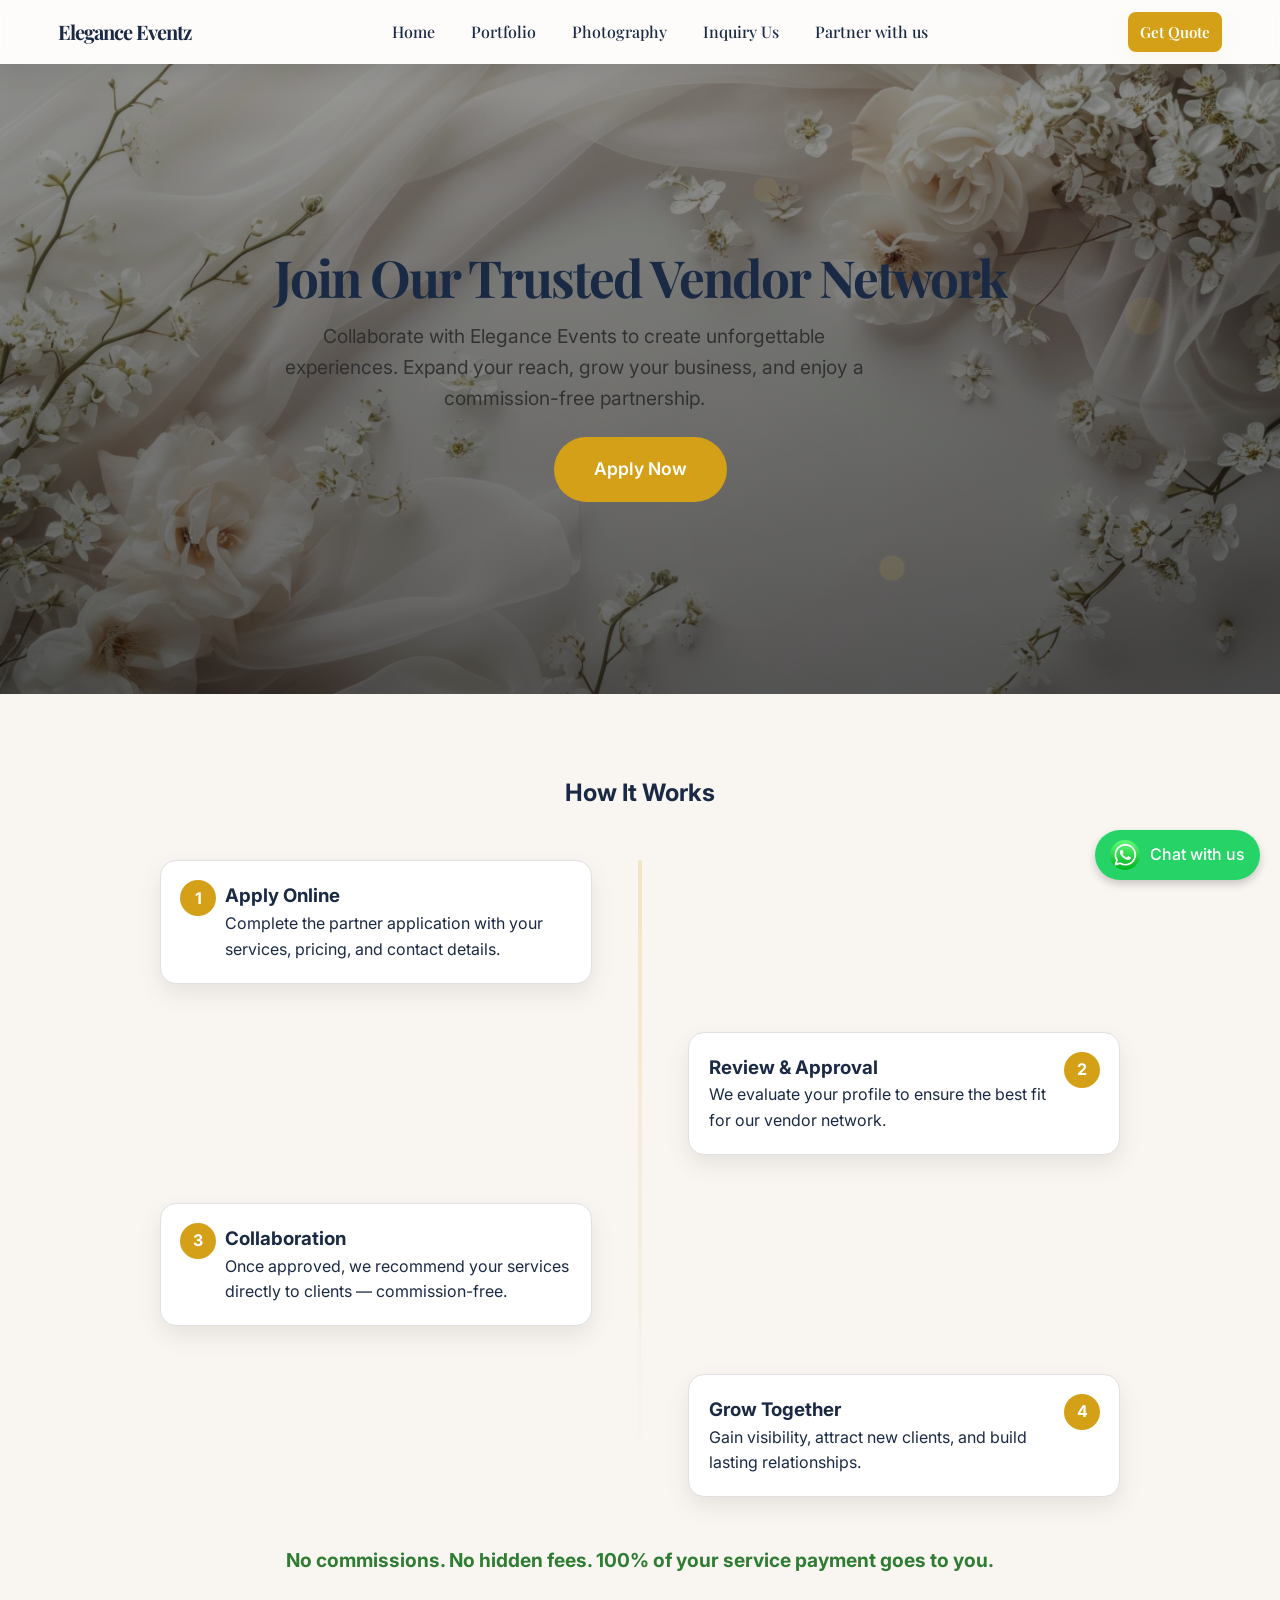
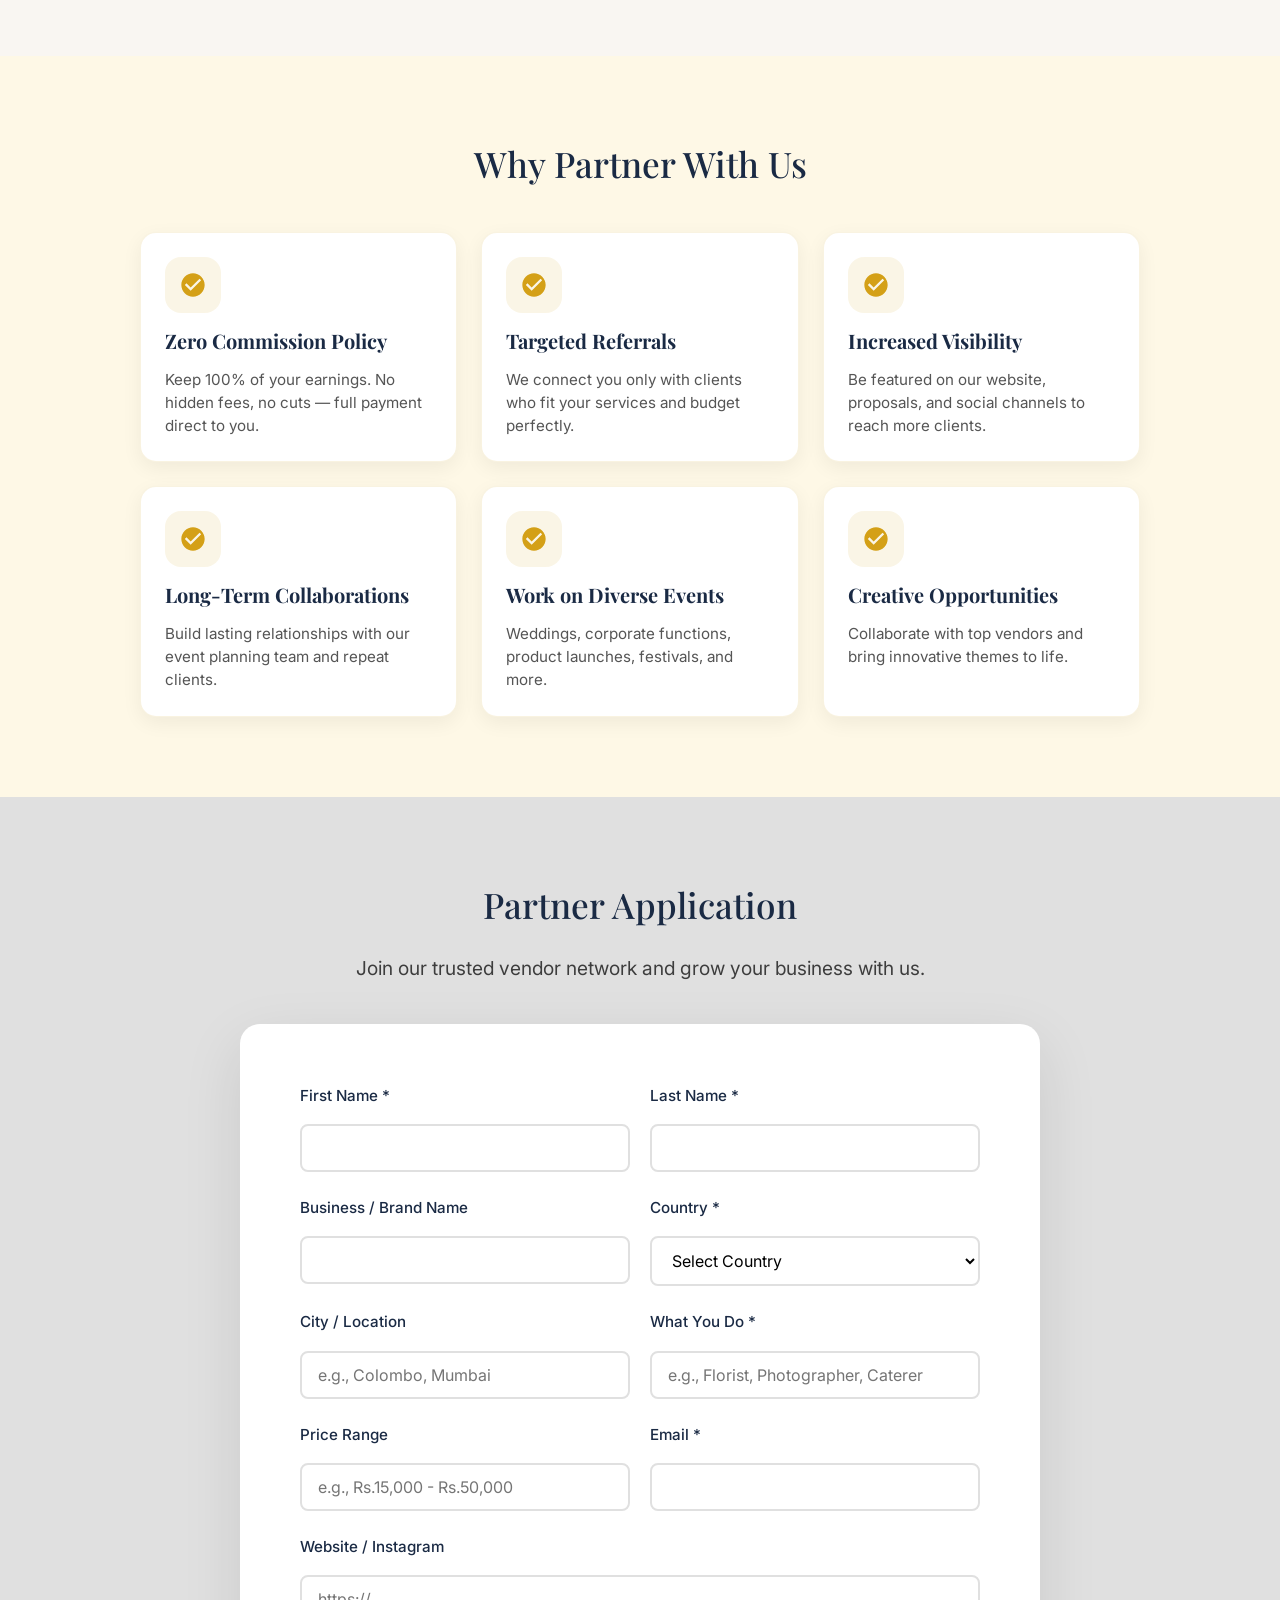
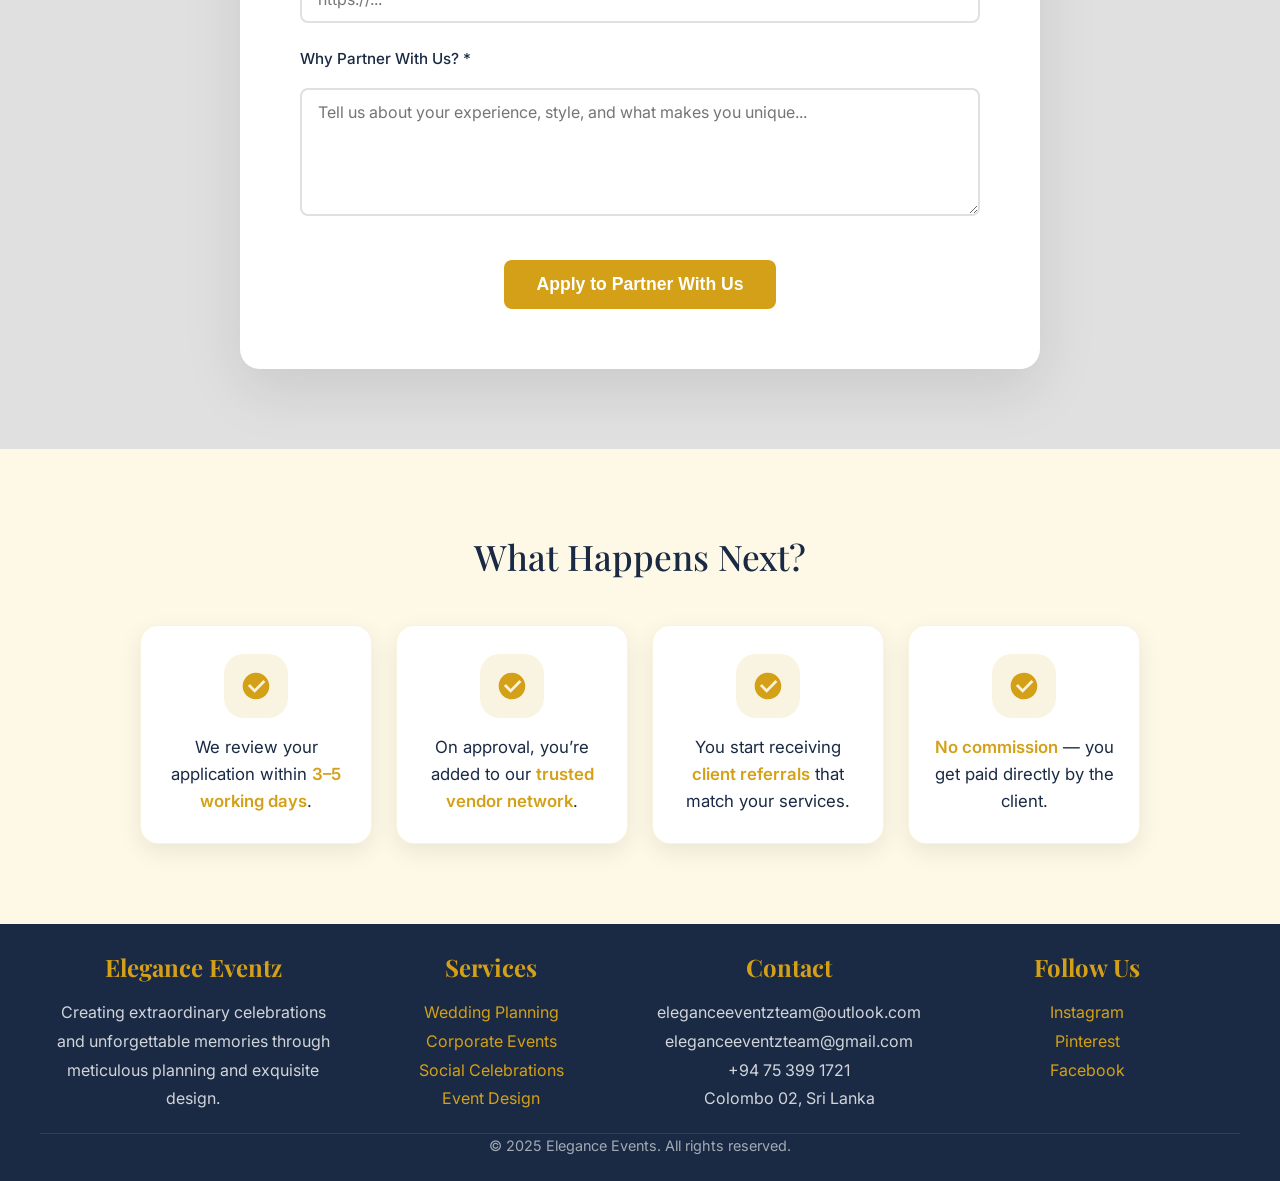
<file: Partner-with-us/index.html>
<!DOCTYPE html>
<html lang="en">
<head>
    <meta charset="UTF-8">
    <meta name="viewport" content="width=device-width, initial-scale=1.0">
    <title>Partner with Us - Elegance Events</title>
    <link href="https://fonts.googleapis.com/css2?family=Inter:wght@300;400;500;600;700&family=Playfair+Display:wght@400;500;700&display=swap" rel="stylesheet">
    <link rel="stylesheet" href="../style.css">
    <link rel="icon" type="image/png" href="../Images/99.png">
    <style>
        :root {
            --primary-gold: #d4a017;
            --deep-navy: #1a2a44;
            --warm-white: #f9f6f2;
            --cream: #fef8e6;
            --light-gray: #e0e0e0;
            --dark-gray: #4a4a4a;
            --transition: 300ms cubic-bezier(0.2, 0.8, 0.3, 1);
            --glass-bg: rgba(255, 255, 255, 0.7);
            --shadow: 0 8px 24px rgba(0, 0, 0, 0.1);
            --max-width: 1200px;
            --success-green: #2e7d32;
            --primary-color: #d4a017;
            --text-gray: #555;
        }

        * { box-sizing: border-box; margin: 0; padding: 0; }
        html, body { height: 100%; }
        body {
            font-family: 'Inter', sans-serif;
            background: var(--warm-white);
            color: var(--deep-navy);
            line-height: 1.6;
            -webkit-font-smoothing: antialiased;
        }

        .container { max-width: var(--max-width); margin: 0 auto; padding: 0 16px; }

        /* Header & Navigation */
        .header {
            position: sticky;
            top: 0;
            z-index: 1000;
            background: var(--glass-bg);
            backdrop-filter: blur(6px);
            box-shadow: var(--shadow);
        }
        .nav {
            max-width: var(--max-width);
            margin: 0 auto;
            height: 64px;
            display: flex;
            align-items: center;
            justify-content: space-between;
            gap: 16px;
            padding: 10px 18px;
        }
        .logo {
            font-family: 'Playfair Display', serif;
            font-size: 1.25rem;
            color: var(--deep-navy);
            text-decoration: none;
        }
        .nav-menu { display: none; list-style: none; }
        .cta-button {
            background: var(--primary-gold);
            color: white;
            padding: 8px 12px;
            border-radius: 8px;
            text-decoration: none;
            font-family: 'Playfair Display', serif;
            font-size: 0.95rem;
            box-shadow: 0 6px 18px rgba(217, 178, 109, 0.12);
        }
        .mobile-menu-toggle {
            width: 44px;
            height: 44px;
            display: flex;
            flex-direction: column;
            justify-content: center;
            gap: 5px;
            cursor: pointer;
        }
        .mobile-menu-toggle span {
            width: 100%;
            height: 3px;
            background: var(--deep-navy);
        }

        /* Full-screen overlay drawer */
        .nav-drawer {
            position: fixed;
            inset: 0;
            background: rgba(18, 16, 15, 0.85);
            backdrop-filter: blur(10px);
            display: flex;
            z-index: 1100;
            align-items: center;
            justify-content: center;
            opacity: 0;
            visibility: hidden;
            transition: opacity 0.3s ease, visibility 0.3s ease;
        }
        .nav-drawer.open {
            opacity: 1;
            visibility: visible;
        }
        .drawer-content {
            width: 100%;
            max-width: 420px;
            background: var(--warm-white);
            padding: 36px 28px;
            border-radius: 14px;
            box-shadow: 0 20px 40px rgba(0, 0, 0, 0.25);
            text-align: center;
            transform: translateY(8px);
            transition: transform 0.28s cubic-bezier(0.2,0.8,0.3,1), opacity 0.28s ease;
        }
        .nav-drawer.open .drawer-content { transform: translateY(0); }
        .drawer-content nav { display:flex; flex-direction: column; gap: 14px; margin-top: 6px; }
        .drawer-content a { display:block; font-family:'Playfair Display', serif; font-size:1.25rem; color:var(--deep-navy); text-decoration:none; padding:10px 14px; border-radius:10px; }
        .drawer-content a:hover { background: var(--cream); color: var(--primary-gold); }

        /* Hero */
        .partner-hero {
            height: 60vh;
            background: linear-gradient(rgba(0,0,0,0.4), rgba(0,0,0,0.6)),
                        url('../Images/bg1.jpg') center/cover no-repeat;
            color: white;
            display: flex;
            align-items: center;
            justify-content: center;
            text-align: center;
        }

        .hero-content h1 {
            font-size: 2.5rem;
            margin-bottom: 16px;
        }

        .hero-content p {
            font-size: 1.2rem;
            margin-bottom: 24px;
        }

        /* Sections */
        .how-it-works-partner, .why-partner, .partner-form-section, .next-steps {
            padding: 80px 0;
        }
        .how-it-works-partner { background: var(--warm-white); }
        .why-partner { background: var(--cream); }
        .partner-form-section { background: var(--light-gray); }
        .next-steps { background: var(--cream); text-align: center; }

        .section-header { text-align: center; margin-bottom: 40px; }
        .section-header h2 { font-family: 'Playfair Display', serif; font-size: 2.2rem; }

        /* Timeline */
        .hiw-wrapper { max-width: 960px; margin: 0 auto; }
        .timeline { list-style: none; position: relative; padding: 0; counter-reset: stepCounter; }
        .timeline::before {
            content: ''; position: absolute; left: 50%; top: 0; bottom: 0; width: 4px;
            background: linear-gradient(180deg, var(--primary-color), transparent); transform: translateX(-50%);
            border-radius: 2px; opacity: 0.2;
        }
        .timeline-item { margin: 48px 0; position: relative; }
        .timeline-card {
            background: #fff; border: 1px solid var(--light-gray); border-radius: 16px;
            padding: 20px 20px 20px 64px; box-shadow: 0 10px 25px rgba(0,0,0,0.08);
            transition: all 0.25s ease;
        }
        .timeline-card:hover { transform: translateY(-4px); box-shadow: 0 16px 32px rgba(0,0,0,0.12); }
        .timeline-badge {
            position: absolute; left: 20px; top: 20px; width: 36px; height: 36px;
            border-radius: 50%; background: var(--primary-gold); color: white;
            display: flex; align-items: center; justify-content: center; font-weight: 700;
            counter-increment: stepCounter;
        }
        .timeline-badge::after { content: counter(stepCounter); }

        @media (min-width: 768px) {
            .timeline-item:nth-child(odd) .timeline-card { margin-right: 55%; }
            .timeline-item:nth-child(even) .timeline-card { margin-left: 55%; padding-left: 20px; padding-right: 64px; }
            .timeline-item:nth-child(even) .timeline-badge { left: auto; right: 20px; }
        }
        @media (max-width: 767px) {
            .timeline::before { left: 28px; transform: none; }
            .timeline-card { padding: 16px 16px 16px 64px; }
            .timeline-badge { left: 16px; top: 16px; }
        }

        /* === ENHANCED: Why Partner With Us === */
        .benefits-grid {
            display: grid;
            grid-template-columns: 1fr;
            gap: 18px;
            max-width: 1000px;
            margin: 0 auto;
        }
        .benefit-card {
            background: white;
            border-radius: 16px;
            padding: 24px;
            display: flex;
            flex-direction: column;
            gap: 12px;
            box-shadow: 0 6px 20px rgba(0, 0, 0, 0.06);
            border: 1px solid rgba(212, 175, 55, 0.15);
            transition: all var(--transition);
            position: relative;
            overflow: hidden;
        }
        .benefit-card::before {
            content: '';
            position: absolute;
            top: 0; left: 0;
            width: 6px;
            height: 100%;
            background: var(--primary-gold);
            opacity: 0;
            transition: opacity var(--transition);
        }
        .benefit-card:hover::before,
        .benefit-card:focus-within::before {
            opacity: 1;
        }
        .benefit-card:hover {
            transform: translateY(-6px);
            box-shadow: 0 16px 32px rgba(0, 0, 0, 0.12);
            border-color: var(--primary-gold);
        }
        .benefit-icon {
            width: 56px;
            height: 56px;
            background: rgba(212, 175, 55, 0.12);
            border-radius: 16px;
            display: flex;
            align-items: center;
            justify-content: center;
            flex-shrink: 0;
        }
        .benefit-icon svg {
            width: 28px;
            height: 28px;
            fill: var(--primary-gold);
        }
        .benefit-card h3 {
            font-family: 'Playfair Display', serif;
            font-size: 1.25rem;
            color: var(--deep-navy);
            margin: 0;
        }
        .benefit-card p {
            font-size: 0.95rem;
            color: var(--text-gray);
            margin: 0;
            line-height: 1.5;
        }

        /* === ENHANCED: What Happens Next? === */
        .next-steps {
            background: var(--cream);
            text-align: center;
        }
        .next-steps-grid {
            display: grid;
            grid-template-columns: 1fr;
            gap: 20px;
            max-width: 1000px;
            margin: 0 auto;
        }
        .next-card {
            background: white;
            border-radius: 18px;
            padding: 28px 24px;
            text-align: center;
            box-shadow: 0 8px 24px rgba(0, 0, 0, 0.08);
            border: 1px solid rgba(212, 175, 55, 0.15);
            transition: all var(--transition);
            position: relative;
            overflow: hidden;
        }
        .next-card::after {
            content: '';
            position: absolute;
            bottom: 0; left: 50%;
            width: 0;
            height: 4px;
            background: var(--primary-gold);
            transition: width var(--transition), left var(--transition);
            transform: translateX(-50%);
        }
        .next-card:hover::after,
        .next-card:focus-within::after {
            width: 80%;
        }
        .next-card:hover {
            transform: translateY(-8px);
            box-shadow: 0 20px 40px rgba(0, 0, 0, 0.14);
            border-color: var(--primary-gold);
        }
        .next-icon {
            width: 64px;
            height: 64px;
            margin: 0 auto 16px;
            background: rgba(212, 175, 55, 0.15);
            border-radius: 20px;
            display: flex;
            align-items: center;
            justify-content: center;
        }
        .next-icon svg {
            width: 32px;
            height: 32px;
            fill: var(--primary-gold);
        }
        .next-card p {
            font-size: 1.05rem;
            color: var(--deep-navy);
            margin: 0;
            line-height: 1.6;
        }
        .next-card strong {
            color: var(--primary-gold);
            font-weight: 600;
        }

        /* Form - EXACT MATCH FROM INDEX.HTML */
        .contact-form-section { padding: 80px 0; background: var(--light-gray); }
        .contact-form-container { max-width: 800px; margin: 0 auto; }
        .contact-form { display: flex; flex-direction: column; gap: 24px; }
        .form-row {
            display: flex;
            flex-wrap: wrap;
            gap: 20px;
        }
        .form-group {
            flex: 1;
            min-width: 200px;
        }
        .form-group label {
            display: block;
            font-weight: 500;
            margin-bottom: 8px;
            color: var(--deep-navy);
            font-size: 0.95rem;
        }
        .form-group input,
        .form-group select,
        .form-group textarea {
            width: 100%;
            padding: 12px 16px;
            border: 2px solid #e0e0e0;
            border-radius: 8px;
            background: white;
            font-family: 'Inter', sans-serif;
            font-size: 1rem;
            transition: border-color 0.3s ease;
        }
        .form-group input:focus,
        .form-group select:focus,
        .form-group textarea:focus {
            outline: none;
            border-color: var(--primary-gold);
        }
        .form-group textarea { resize: vertical; min-height: 100px; }
        .phone-input {
            display: none;
            flex-wrap: wrap;
            gap: 20px;
        }
        .phone-input[style*="display: flex"] {
            display: flex !important;
        }
        .form-submit-btn {
            align-self: center;
            padding: 14px 32px;
            font-size: 1.1rem;
            font-weight: 600;
            background: var(--primary-gold);
            color: white;
            border: none;
            border-radius: 8px;
            cursor: pointer;
        }

        /* WhatsApp */
        .whatsapp-btn-container {
            position: fixed;
            bottom: 20px;
            right: 20px;
            z-index: 1000;
        }
        .whatsapp-btn {
            display: flex;
            align-items: center;
            gap: 10px;
            background-color: #25D366;
            color: white;
            text-decoration: none;
            padding: 10px 15px;
            border-radius: 50px;
            box-shadow: 0 4px 8px rgba(0, 0, 0, 0.2);
            transition: all 0.3s ease;
        }
        .whatsapp-btn:hover {
            background-color: #1EBE5D;
            box-shadow: 0 6px 12px rgba(0, 0, 0, 0.3);
        }
        .whatsapp-icon { width: 30px; height: 30px; border-radius: 15px; }
        .whatsapp-text { font-size: 1rem; font-weight: 500; }

        /* Footer */
        .footer { padding: 24px 0; background: var(--deep-navy); color: white; text-align: center; }
        .footer-content { display: grid; grid-template-columns: 1fr; gap: 24px; }
        .footer-section h3 { font-family: 'Playfair Display', serif; margin-bottom: 12px; }
        .footer-section a { color: var(--primary-gold); text-decoration: none; }
        .footer-section a:hover { text-decoration: underline; }
        .footer-bottom { margin-top: 20px; font-size: 0.9rem; }

        /* === RESPONSIVE ENHANCEMENTS === */
        @media (min-width: 480px) {
            .benefits-grid,
            .next-steps-grid {
                grid-template-columns: repeat(2, 1fr);
            }
        }

        @media (min-width: 768px) {
            .benefits-grid {
                grid-template-columns: repeat(3, 1fr);
                gap: 24px;
            }
            .next-steps-grid {
                grid-template-columns: repeat(4, 1fr);
                gap: 24px;
            }
            .nav-menu { display: flex; gap: 20px; }
            .nav-menu a { color: var(--deep-navy); text-decoration: none; font-family: 'Playfair Display', serif; font-size: 1rem; padding: 6px 8px; border-radius: 6px; }
            .nav-menu a:hover { background: var(--glass-bg); color: var(--primary-gold); }
            .mobile-menu-toggle { display: none; }
            .partner-hero { height: 70vh; }
            .hero-content h1 { font-size: 3.2rem; }
            .footer-content { grid-template-columns: repeat(4, 1fr); }
        }

        @media (max-width: 600px) {
            .container { padding: 0 14px; }
            .nav { height: 56px; padding: 8px 12px; }
            .logo { font-size: 1.05rem; }
            .cta-button { padding: 8px 12px; font-size: 0.9rem; }

            .partner-hero { height: 56vh; }
            .hero-content h1 { font-size: 1.75rem; }
            .hero-content p { font-size: 1rem; }

            .section-header h2 { font-size: 1.6rem; }
            .timeline-item { margin: 28px 0; }
            .timeline-card { padding: 14px 14px 14px 56px; }
            .timeline-badge { width: 30px; height: 30px; top: 14px; left: 14px; }

            .contact-form-container { max-width: 100%; }
            .contact-form { gap: 18px; }
            .form-row { flex-direction: column; gap: 14px; }
            .form-group { min-width: 100%; }
            .form-group input,
            .form-group select,
            .form-group textarea { padding: 12px; }
            .form-submit-btn { width: 100%; padding: 12px 18px; font-size: 1rem; }

            .benefit-card,
            .next-card {
                padding: 20px;
            }
            .benefit-icon,
            .next-icon {
                width: 48px;
                height: 48px;
            }
            .benefit-icon svg,
            .next-icon svg {
                width: 24px;
                height: 24px;
            }
        }

        @media (max-width: 1024px) {
            .nav { padding: 10px 14px; }
            .contact-form-container { max-width: 680px; }
            .form-row { gap: 16px; }
        }
    </style>
</head>
<body>

    <!-- Header -->
    <header id="header" class="header">
        <nav class="nav container">
            <a href="../index.html" class="logo">Elegance Eventz</a>
            <ul id="nav-menu" class="nav-menu">
                <li><a href="../index.html">Home</a></li>
                <li><a href="../Portfolio/index.html">Portfolio</a></li>
                <li><a href="../Photography-services/index.html">Photography</a></li>
                <li><a href="../contact-us/index.html">Inquiry Us</a></li>
                <li><a href="index.html">Partner with us</a></li>
            </ul>
            <a href="../contact-us/index.html" class="cta-button">Get Quote</a>
            <div class="mobile-menu-toggle" id="mobile-menu-toggle">
                <span></span>
                <span></span>
                <span></span>
            </div>
        </nav>
    </header>

    <!-- Mobile Drawer -->
    <div class="nav-drawer" id="nav-drawer" aria-hidden="true">
        <div class="drawer-content" role="dialog" aria-modal="true" aria-label="Mobile navigation drawer">
            <button class="drawer-close" aria-label="Close navigation">×</button>
            <nav>
                <a href="../index.html">Home</a>
                <a href="../Portfolio/index.html">Portfolio</a>
                <a href="../Photography-services/index.html">Photography</a>
                <a href="../contact-us/index.html">Inquiry Us</a>
                <a href="index.html">Partner with us</a>
                <a href="../contact-us/index.html" class="cta-button">Get Quote</a>
            </nav>
        </div>
    </div>

    <!-- Hero -->
    <section class="hero partner-hero">
        <div class="container hero-content">
            <h1>Join Our Trusted Vendor Network</h1>
            <p>Collaborate with Elegance Events to create unforgettable experiences. Expand your reach, grow your business, and enjoy a commission-free partnership.</p>
            <a href="#partner-form" class="primary-btn">Apply Now</a>
        </div>
    </section>

    <!-- How It Works -->
    <section class="how-it-works-partner">
        <div class="container">
            <h2 class="section-header">How It Works</h2>
            <div class="hiw-wrapper">
                <ol class="timeline" aria-label="How partnership works">
                    <li class="timeline-item">
                        <div class="timeline-card">
                            <div class="timeline-badge"></div>
                            <h3>Apply Online</h3>
                            <p>Complete the partner application with your services, pricing, and contact details.</p>
                        </div>
                    </li>
                    <li class="timeline-item">
                        <div class="timeline-card">
                            <div class="timeline-badge"></div>
                            <h3>Review & Approval</h3>
                            <p>We evaluate your profile to ensure the best fit for our vendor network.</p>
                        </div>
                    </li>
                    <li class="timeline-item">
                        <div class="timeline-card">
                            <div class="timeline-badge"></div>
                            <h3>Collaboration</h3>
                            <p>Once approved, we recommend your services directly to clients — commission-free.</p>
                        </div>
                    </li>
                    <li class="timeline-item">
                        <div class="timeline-card">
                            <div class="timeline-badge"></div>
                            <h3>Grow Together</h3>
                            <p>Gain visibility, attract new clients, and build lasting relationships.</p>
                        </div>
                    </li>
                </ol>
            </div>
            <p style="text-align: center; font-size: 1.2rem; font-weight: bold; color: var(--success-green); margin-top: 40px;">
                No commissions. No hidden fees. 100% of your service payment goes to you.
            </p>
        </div>
    </section>

    <!-- ENHANCED: Why Partner With Us -->
    <section class="why-partner">
        <div class="container">
            <div class="section-header">
                <h2>Why Partner With Us</h2>
            </div>
            <div class="benefits-grid">
                <div class="benefit-card" tabindex="0">
                    <div class="benefit-icon">
                        <svg viewBox="0 0 24 24"><path d="M12 2C6.48 2 2 6.48 2 12s4.48 10 10 10 10-4.48 10-10S17.52 2 12 2zm-2 15l-5-5 1.41-1.41L10 14.17l7.59-7.59L19 8l-9 9z"/></svg>
                    </div>
                    <h3>Zero Commission Policy</h3>
                    <p>Keep 100% of your earnings. No hidden fees, no cuts — full payment direct to you.</p>
                </div>
                <div class="benefit-card" tabindex="0">
                    <div class="benefit-icon">
                        <svg viewBox="0 0 24 24"><path d="M12 2C6.48 2 2 6.48 2 12s4.48 10 10 10 10-4.48 10-10S17.52 2 12 2zm-2 15l-5-5 1.41-1.41L10 14.17l7.59-7.59L19 8l-9 9z"/></svg>
                    </div>
                    <h3>Targeted Referrals</h3>
                    <p>We connect you only with clients who fit your services and budget perfectly.</p>
                </div>
                <div class="benefit-card" tabindex="0">
                    <div class="benefit-icon">
                        <svg viewBox="0 0 24 24"><path d="M12 2C6.48 2 2 6.48 2 12s4.48 10 10 10 10-4.48 10-10S17.52 2 12 2zm-2 15l-5-5 1.41-1.41L10 14.17l7.59-7.59L19 8l-9 9z"/></svg>
                    </div>
                    <h3>Increased Visibility</h3>
                    <p>Be featured on our website, proposals, and social channels to reach more clients.</p>
                </div>
                <div class="benefit-card" tabindex="0">
                    <div class="benefit-icon">
                        <svg viewBox="0 0 24 24"><path d="M12 2C6.48 2 2 6.48 2 12s4.48 10 10 10 10-4.48 10-10S17.52 2 12 2zm-2 15l-5-5 1.41-1.41L10 14.17l7.59-7.59L19 8l-9 9z"/></svg>
                    </div>
                    <h3>Long-Term Collaborations</h3>
                    <p>Build lasting relationships with our event planning team and repeat clients.</p>
                </div>
                <div class="benefit-card" tabindex="0">
                    <div class="benefit-icon">
                        <svg viewBox="0 0 24 24"><path d="M12 2C6.48 2 2 6.48 2 12s4.48 10 10 10 10-4.48 10-10S17.52 2 12 2zm-2 15l-5-5 1.41-1.41L10 14.17l7.59-7.59L19 8l-9 9z"/></svg>
                    </div>
                    <h3>Work on Diverse Events</h3>
                    <p>Weddings, corporate functions, product launches, festivals, and more.</p>
                </div>
                <div class="benefit-card" tabindex="0">
                    <div class="benefit-icon">
                        <svg viewBox="0 0 24 24"><path d="M12 2C6.48 2 2 6.48 2 12s4.48 10 10 10 10-4.48 10-10S17.52 2 12 2zm-2 15l-5-5 1.41-1.41L10 14.17l7.59-7.59L19 8l-9 9z"/></svg>
                    </div>
                    <h3>Creative Opportunities</h3>
                    <p>Collaborate with top vendors and bring innovative themes to life.</p>
                </div>
            </div>
        </div>
    </section>

    <!-- Partner Form -->
    <section id="partner-form" class="contact-form-section">
        <div class="container">
            <div class="section-header fade-in">
                <h2>Partner Application</h2>
                <p>Join our trusted vendor network and grow your business with us.</p>
            </div>
            <div class="contact-form-container fade-in">
                <form class="contact-form" id="contact-form-element" method="POST" action="https://api.staticforms.xyz/submit">
                    <input type="hidden" name="accessKey" value="sf_1hh65j44b369179lh6ml3gkg">
                    <input type="hidden" name="subject" value="New Partner Application - Elegance Events">
                    <input type="hidden" name="replyTo" value="@">
                    <input type="hidden" name="redirectTo" value="index.html">

                    <div class="form-row">
                        <div class="form-group">
                            <label for="firstName">First Name *</label>
                            <input type="text" id="firstName" name="firstName" required>
                        </div>
                        <div class="form-group">
                            <label for="lastName">Last Name *</label>
                            <input type="text" id="lastName" name="lastName" required>
                        </div>
                    </div>

                    <div class="form-row">
                        <div class="form-group">
                            <label for="businessName">Business / Brand Name</label>
                            <input type="text" id="businessName" name="businessName">
                        </div>
                        <div class="form-group">
                            <label for="country">Country *</label>
                            <select id="country" name="country" required>
                                <option value="">Select Country</option>
                                <option value="sri_lanka">Sri Lanka</option>
                                <option value="india">India</option>
                            </select>
                        </div>
                    </div>

                    <!-- Sri Lanka Phone Fields -->
                    <div class="form-row phone-input sri-lanka" style="display: none;">
                        <div class="form-group">
                            <label for="phone-sl">Phone Number (Sri Lanka)</label>
                            <input type="tel" id="phone-sl" name="phone" placeholder="+947xxxxxxxx" pattern="^\+94\d{9}$">
                        </div>
                        <div class="form-group">
                            <label for="whatsapp-sl">WhatsApp Number (Sri Lanka)</label>
                            <input type="tel" id="whatsapp-sl" name="whatsapp" placeholder="+947xxxxxxxx" pattern="^\+94\d{9}$">
                        </div>
                    </div>

                    <!-- India Phone Fields -->
                    <div class="form-row phone-input india" style="display: none;">
                        <div class="form-group">
                            <label for="phone-in">Phone Number (India)</label>
                            <input type="tel" id="phone-in" name="phone" placeholder="+91xxxxxxxxxx" pattern="^\+91[6-9]\d{9}$">
                        </div>
                        <div class="form-group">
                            <label for="whatsapp-in">WhatsApp Number (India)</label>
                            <input type="tel" id="whatsapp-in" name="whatsapp" placeholder="+91xxxxxxxxxx" pattern="^\+91[6-9]\d{9}$">
                        </div>
                    </div>

                    <div class="form-row">
                        <div class="form-group">
                            <label for="city">City / Location</label>
                            <input type="text" id="city" name="city" placeholder="e.g., Colombo, Mumbai">
                        </div>
                        <div class="form-group">
                            <label for="serviceType">What You Do *</label>
                            <input type="text" id="serviceType" name="serviceType" placeholder="e.g., Florist, Photographer, Caterer" required>
                        </div>
                    </div>

                    <div class="form-row">
                        <div class="form-group">
                            <label for="priceRange">Price Range</label>
                            <input type="text" id="priceRange" name="priceRange" placeholder="e.g., Rs.15,000 - Rs.50,000">
                        </div>
                        <div class="form-group">
                            <label for="email">Email *</label>
                            <input type="email" id="email" name="email" required>
                        </div>
                    </div>

                    <div class="form-row">
                        <div class="form-group">
                            <label for="website">Website / Instagram</label>
                            <input type="url" id="website" name="website" placeholder="https://...">
                        </div>
                    </div>

                    <div class="form-group">
                        <label for="whyPartner">Why Partner With Us? *</label>
                        <textarea id="whyPartner" name="whyPartner" rows="5" placeholder="Tell us about your experience, style, and what makes you unique..." required></textarea>
                    </div>

                    <button type="submit" class="primary-btn form-submit-btn">Apply to Partner With Us</button>
                </form>
            </div>
        </div>
    </section>

    <!-- ENHANCED: What Happens Next? -->
    <section class="next-steps">
        <div class="container">
            <div class="section-header">
                <h2>What Happens Next?</h2>
            </div>
            <div class="next-steps-grid">
                <div class="next-card" tabindex="0">
                    <div class="next-icon">
                        <svg viewBox="0 0 24 24"><path d="M12 2C6.48 2 2 6.48 2 12s4.48 10 10 10 10-4.48 10-10S17.52 2 12 2zm-1 15l-5-5 1.41-1.41L11 14.17l6.59-6.59L19 9l-8 8z"/></svg>
                    </div>
                    <p>We review your application within <strong>3–5 working days</strong>.</p>
                </div>
                <div class="next-card" tabindex="0">
                    <div class="next-icon">
                        <svg viewBox="0 0 24 24"><path d="M12 2C6.48 2 2 6.48 2 12s4.48 10 10 10 10-4.48 10-10S17.52 2 12 2zm-1 15l-5-5 1.41-1.41L11 14.17l6.59-6.59L19 9l-8 8z"/></svg>
                    </div>
                    <p>On approval, you’re added to our <strong>trusted vendor network</strong>.</p>
                </div>
                <div class="next-card" tabindex="0">
                    <div class="next-icon">
                        <svg viewBox="0 0 24 24"><path d="M12 2C6.48 2 2 6.48 2 12s4.48 10 10 10 10-4.48 10-10S17.52 2 12 2zm-1 15l-5-5 1.41-1.41L11 14.17l6.59-6.59L19 9l-8 8z"/></svg>
                    </div>
                    <p>You start receiving <strong>client referrals</strong> that match your services.</p>
                </div>
                <div class="next-card" tabindex="0">
                    <div class="next-icon">
                        <svg viewBox="0 0 24 24"><path d="M12 2C6.48 2 2 6.48 2 12s4.48 10 10 10 10-4.48 10-10S17.52 2 12 2zm-1 15l-5-5 1.41-1.41L11 14.17l6.59-6.59L19 9l-8 8z"/></svg>
                    </div>
                    <p><strong>No commission</strong> — you get paid directly by the client.</p>
                </div>
            </div>
        </div>
    </section>

    <!-- WhatsApp -->
    <div class="whatsapp-btn-container">
        <a href="https://wa.me/+94753991721" class="whatsapp-btn" target="_blank" aria-label="Chat with us on WhatsApp">
            <img src="../Images/104.jpg" alt="WhatsApp" class="whatsapp-icon">
            <span class="whatsapp-text">Chat with us</span>
        </a>
    </div>

    <!-- Footer -->
    <footer class="footer">
        <div class="container footer-content">
            <div class="footer-section">
                <h3>Elegance Eventz</h3>
                <p>Creating extraordinary celebrations and unforgettable memories through meticulous planning and exquisite design.</p>
            </div>
            <div class="footer-section">
                <h3>Services</h3>
                <a href="#">Wedding Planning</a><br>
                <a href="#">Corporate Events</a><br>
                <a href="#">Social Celebrations</a><br>
                <a href="#">Event Design</a>
            </div>
            <div class="footer-section">
                <h3>Contact</h3>
                <p>eleganceeventzteam@outlook.com <br>eleganceeventzteam@gmail.com <br>+94 75 399 1721<br>Colombo 02, Sri Lanka</p>
            </div>
            <div class="footer-section">
                <h3>Follow Us</h3>
                <a href="https://www.instagram.com/elegance.eventz">Instagram</a><br>
                <a href="https://www.pinterest.com/Elegance_eventz">Pinterest</a><br>
                <a href="#">Facebook</a>
            </div>
        </div>
        <div class="footer-bottom container">
            © 2025 Elegance Events. All rights reserved.
        </div>
    </footer>

    <script src="../script.js"></script>
    <script>
        // Country-based phone fields
        document.getElementById('country').addEventListener('change', function() {
            const country = this.value;
            const sriLankaFields = document.querySelector('.phone-input.sri-lanka');
            const indiaFields = document.querySelector('.phone-input.india');

            sriLankaFields.style.display = 'none';
            indiaFields.style.display = 'none';

            ['phone-sl', 'whatsapp-sl', 'phone-in', 'whatsapp-in'].forEach(id => {
                const el = document.getElementById(id);
                if (el) el.value = '';
            });

            if (country === 'sri_lanka') {
                sriLankaFields.style.display = 'flex';
            } else if (country === 'india') {
                indiaFields.style.display = 'flex';
            }
        });
    </script>
</body>

</html>
</file>
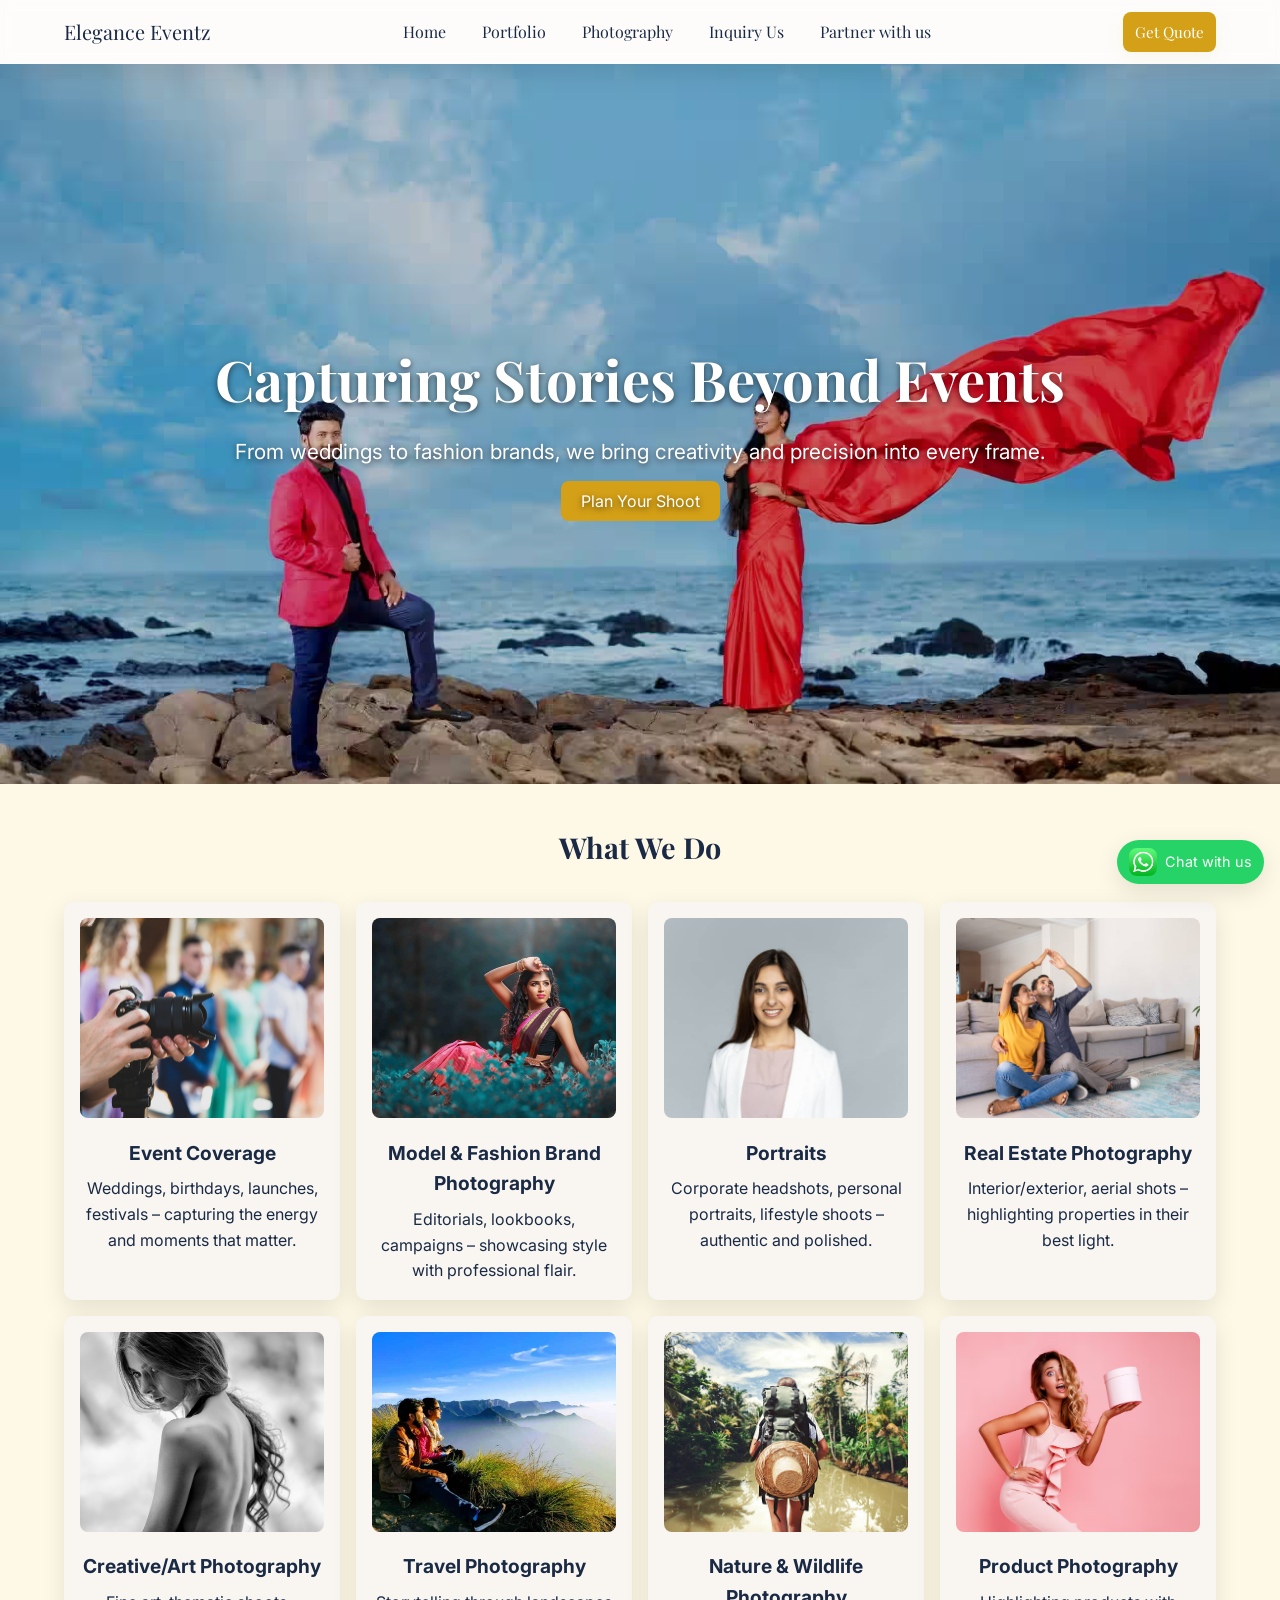
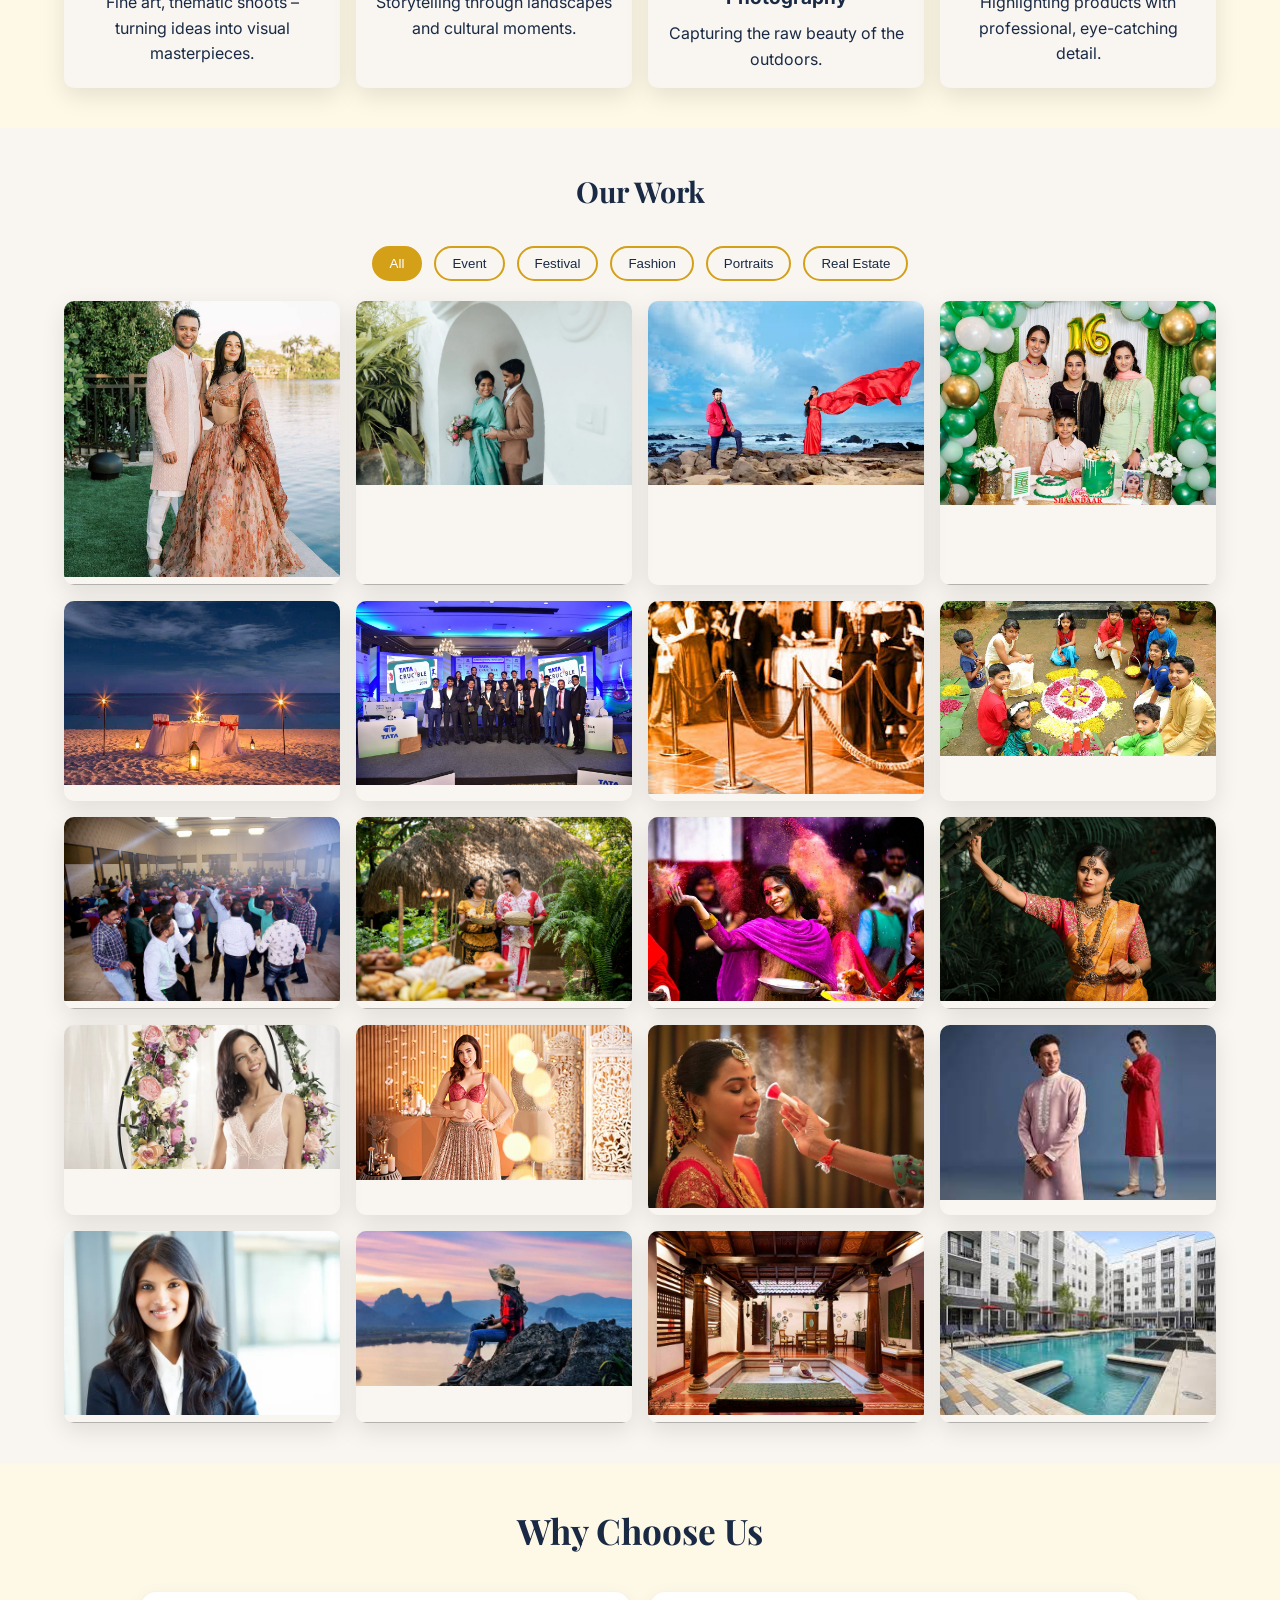
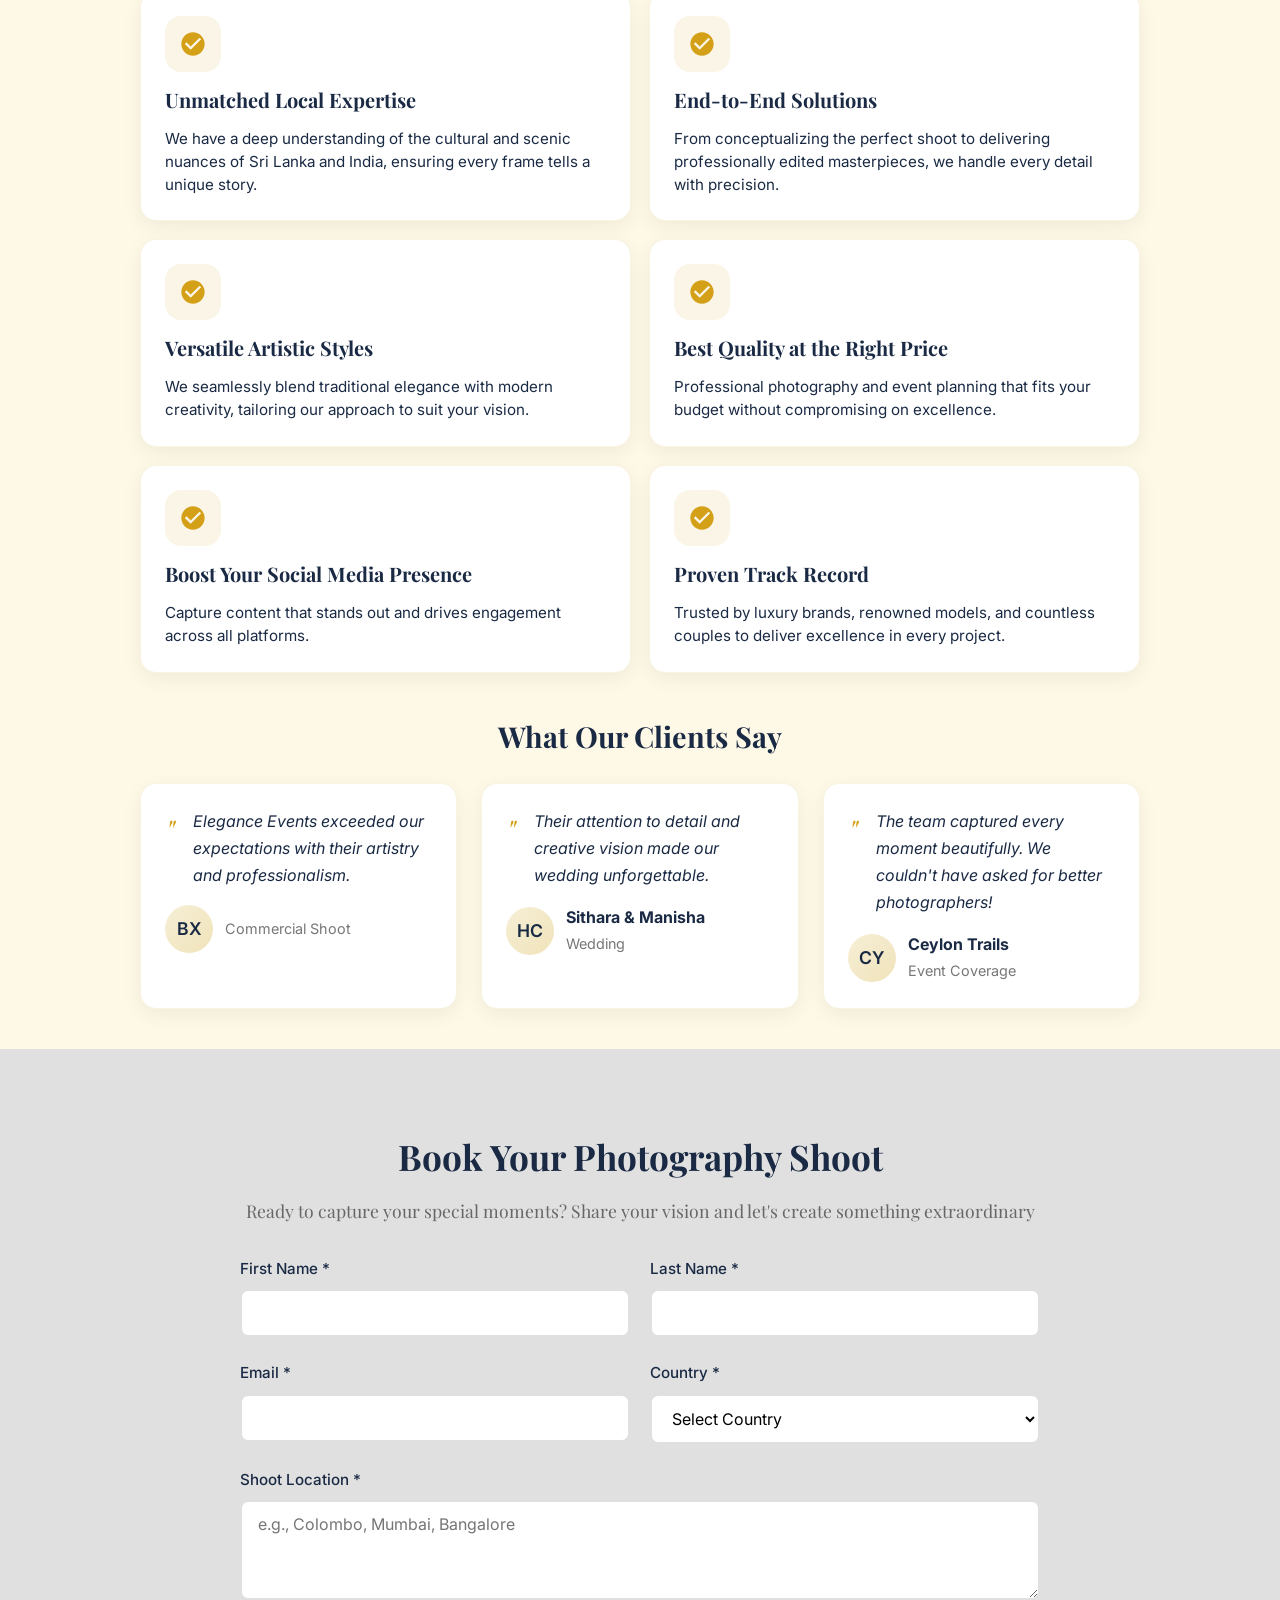
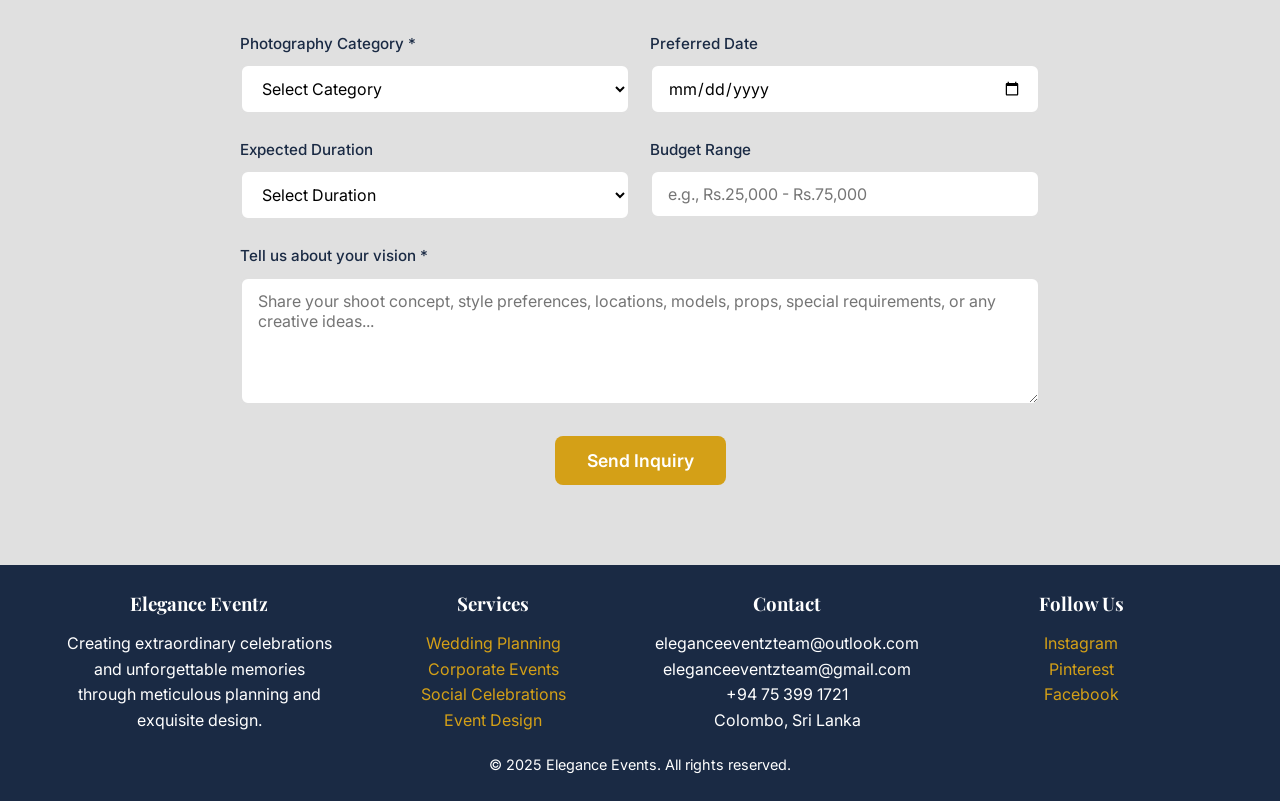
<file: Photography-services/index.html>
<!DOCTYPE html>
<html lang="en">
<head>
    <meta charset="UTF-8">
    <meta name="viewport" content="width=device-width, initial-scale=1.0">
    <title>Photography - Elegance Events</title>
    <link href="https://fonts.googleapis.com/css2?family=Inter:wght@300;400;500;600;700&family=Playfair+Display:wght@400;500;700&display=swap" rel="stylesheet">
    <link rel="icon" type="image/png" href="../Images/99.png">
    <style>
        :root {
            --primary-gold: #d4a017;
            --deep-navy: #1a2a44;
            --warm-white: #f9f6f2;
            --cream: #fef8e6;
            --light-gray: #e0e0e0;
            --dark-gray: #4a4a4a;
            --transition: 300ms cubic-bezier(0.2, 0.8, 0.3, 1);
            --glass-bg: rgba(255, 255, 255, 0.7);
            --shadow: 0 8px 24px rgba(0, 0, 0, 0.1);
            --max-width: 1200px;
        }

        * { box-sizing: border-box; margin: 0; padding: 0; }
        html, body { height: 100%; }
        body {
            font-family: 'Inter', sans-serif;
            background: var(--warm-white);
            color: var(--deep-navy);
            line-height: 1.6;
            -webkit-font-smoothing: antialiased;
        }

        .container { max-width: var(--max-width); margin: 0 auto; padding: 0 16px; }

        /* Header & Navigation */
        .header {
            position: sticky;
            top: 0;
            z-index: 1000;
            background: var(--glass-bg);
            backdrop-filter: blur(6px);
            box-shadow: var(--shadow);
        }
        .nav {
            max-width: var(--max-width);
            margin: 0 auto;
            height: 64px;
            display: flex;
            align-items: center;
            justify-content: space-between;
            gap: 16px;
            padding: 10px 18px;
        }
        .logo {
            font-family: 'Playfair Display', serif;
            font-size: 1.25rem;
            color: var(--deep-navy);
            text-decoration: none;
        }
        .nav-menu { display: none; list-style: none; }
        .cta-button {
            background: var(--primary-gold);
            color: white;
            padding: 8px 12px;
            border-radius: 8px;
            text-decoration: none;
            font-family: 'Playfair Display', serif;
            font-size: 0.95rem;
            box-shadow: 0 6px 18px rgba(217, 178, 109, 0.12);
        }
        .mobile-menu-toggle {
            width: 44px;
            height: 44px;
            display: flex;
            flex-direction: column;
            justify-content: center;
            gap: 5px;
            cursor: pointer;
        }
        .mobile-menu-toggle span {
            width: 100%;
            height: 3px;
            background: var(--deep-navy);
        }

        /* Full-screen overlay drawer */
        .nav-drawer {
            position: fixed;
            inset: 0;
            background: rgba(18, 16, 15, 0.85);
            backdrop-filter: blur(10px);
            display: flex;
            z-index: 1100;
            align-items: center;
            justify-content: center;
            opacity: 0;
            visibility: hidden;
            transition: opacity 0.3s ease, visibility 0.3s ease;
        }
        .nav-drawer.open {
            opacity: 1;
            visibility: visible;
        }
        .drawer-content {
            width: 100%;
            max-width: 420px;
            background: var(--warm-white);
            padding: 36px 28px;
            border-radius: 14px;
            box-shadow: 0 20px 40px rgba(0, 0, 0, 0.25);
            text-align: center;
            transform: translateY(8px);
            transition: transform 0.28s cubic-bezier(0.2,0.8,0.3,1), opacity 0.28s ease;
        }
        .nav-drawer.open .drawer-content { transform: translateY(0); }
        .drawer-content nav { display:flex; flex-direction: column; gap: 14px; margin-top: 6px; }
        .drawer-content a { display:block; font-family:'Playfair Display', serif; font-size:1.25rem; color:var(--deep-navy); text-decoration:none; padding:10px 14px; border-radius:10px; }
        .drawer-content a:hover { background: var(--cream); color: var(--primary-gold); }

        /* Hero Section */
        .photography-hero {
            height: 60vh;
            position: relative;
            overflow: hidden;
            display: flex;
            align-items: center;
            justify-content: center;
            text-align: center;
        }
        .hero-carousel {
            position: absolute;
            top: 0;
            left: 0;
            width: 300%;
            height: 100%;
            display: flex;
            animation: carousel-slide 12s infinite ease-in-out;
        }
        .hero-carousel img {
            width: 33.33%;
            height: 100%;
            object-fit: cover;
            filter: brightness(0.8);
        }
        @keyframes carousel-slide {
            0%, 25% { transform: translateX(0); }
            30%, 55% { transform: translateX(-33.33%); }
            60%, 85% { transform: translateX(-66.66%); }
            90%, 100% { transform: translateX(0); }
        }
        .hero-content {
            z-index: 2;
            color: white;
            text-shadow: 0 2px 6px rgba(0, 0, 0, 0.6);
        }
        .hero-content h1 {
            font-family: 'Playfair Display', serif;
            font-size: 2rem;
            margin-bottom: 12px;
        }
        .hero-content p {
            font-size: 1rem;
            margin-bottom: 20px;
        }
        .primary-btn {
            background: var(--primary-gold);
            color: white;
            padding: 10px 20px;
            border-radius: 8px;
            text-decoration: none;
            font-family: 'Inter', sans-serif;
            transition: var(--transition);
        }
        .primary-btn:hover {
            transform: translateY(-3px);
            box-shadow: var(--shadow);
        }

        /* What We Do */
        .what-we-do {
            padding: 40px 0;
            background: var(--cream);
        }
        .section-header {
            font-family: 'Playfair Display', serif;
            font-size: 1.8rem;
            text-align: center;
            margin-bottom: 24px;
        }
        .categories-grid {
            display: grid;
            grid-template-columns: 1fr;
            gap: 16px;
        }
        .category-item {
            text-align: center;
            padding: 16px;
            border-radius: 10px;
            background: var(--warm-white);
            box-shadow: var(--shadow);
            transition: var(--transition);
        }
        .category-item:hover {
            transform: translateY(-5px);
            box-shadow: 0 10px 20px rgba(0, 0, 0, 0.15);
        }
        .category-item img {
            width: 100%;
            height: 160px;
            object-fit: cover;
            border-radius: 8px;
            margin-bottom: 12px;
        }
        .category-item h3 {
            font-size: 1.2rem;
            margin-bottom: 8px;
        }

        /* Mini Portfolio */
        .mini-portfolio {
            padding: 40px 0;
            background: var(--warm-white);
        }
        .portfolio-filters {
            display: flex;
            flex-wrap: wrap;
            justify-content: center;
            gap: 12px;
            margin-bottom: 20px;
        }
        .portfolio-filters button {
            padding: 8px 16px;
            border: 2px solid var(--primary-gold);
            background: transparent;
            color: var(--deep-navy);
            border-radius: 20px;
            cursor: pointer;
            transition: var(--transition);
        }
        .portfolio-filters button.active, .portfolio-filters button:hover {
            background: var(--primary-gold);
            color: white;
        }
        .portfolio-grid {
            display: grid;
            grid-template-columns: 1fr;
            gap: 16px;
        }
        .portfolio-item {
            position: relative;
            overflow: hidden;
            border-radius: 10px;
            box-shadow: var(--shadow);
        }
        .portfolio-item img {
            width: 100%;
            height: auto;
            object-fit: cover;
            transition: var(--transition);
        }
        .portfolio-item:hover img { transform: scale(1.08); }
        .portfolio-caption {
            position: absolute;
            bottom: 0;
            left: 0;
            right: 0;
            background: rgba(0, 0, 0, 0.7);
            color: white;
            padding: 8px;
            text-align: center;
            transform: translateY(100%);
            transition: var(--transition);
        }
        .portfolio-item:hover .portfolio-caption { transform: translateY(0); }

        /* === ENHANCED: Why Choose Us === */
        .why-choose-photography {
            padding: 40px 0;
            background: var(--cream);
        }
        .why-grid {
            display: grid;
            grid-template-columns: 1fr;
            gap: 18px;
            max-width: 1000px;
            margin: 0 auto;
        }
        .why-card {
            background: white;
            border-radius: 16px;
            padding: 24px;
            display: flex;
            flex-direction: column;
            gap: 12px;
            box-shadow: 0 6px 20px rgba(0, 0, 0, 0.06);
            border: 1px solid rgba(212, 175, 55, 0.15);
            transition: all var(--transition);
            position: relative;
            overflow: hidden;
        }
        .why-card::before {
            content: '';
            position: absolute;
            top: 0; left: 0;
            width: 6px;
            height: 100%;
            background: var(--primary-gold);
            opacity: 0;
            transition: opacity var(--transition);
        }
        .why-card:hover::before,
        .why-card:focus-within::before {
            opacity: 1;
        }
        .why-card:hover {
            transform: translateY(-6px);
            box-shadow: 0 16px 32px rgba(0, 0, 0, 0.12);
            border-color: var(--primary-gold);
        }
        .why-icon {
            width: 56px;
            height: 56px;
            background: rgba(212, 175, 55, 0.12);
            border-radius: 16px;
            display: flex;
            align-items: center;
            justify-content: center;
            flex-shrink: 0;
        }
        .why-icon svg {
            width: 28px;
            height: 28px;
            fill: var(--primary-gold);
        }
        .why-card h3 {
            font-family: 'Playfair Display', serif;
            font-size: 1.25rem;
            color: var(--deep-navy);
            margin: 0;
        }
        .why-card p {
            font-size: 0.95rem;
            color: var(--text-gray);
            margin: 0;
            line-height: 1.5;
        }

        /* Testimonials (integrated under Why Choose Us) */
        .testimonials-ph { margin-top: 40px; }
        .testimonials-ph-title { 
            text-align: center; 
            font-family: 'Playfair Display', serif; 
            font-size: 1.8rem; 
            margin-bottom: 24px; 
        }
        .testimonials-ph-grid {
            display: grid;
            grid-template-columns: 1fr;
            gap: 18px;
            max-width: 1000px;
            margin: 0 auto;
        }
        .testimonial-ph-card {
            background: white;
            border-radius: 16px;
            padding: 24px;
            box-shadow: 0 6px 20px rgba(0, 0, 0, 0.06);
            border: 1px solid rgba(212, 175, 55, 0.15);
            transition: all var(--transition);
            position: relative;
            overflow: hidden;
        }
        .testimonial-ph-card::before {
            content: '';
            position: absolute;
            top: 0; left: 0;
            width: 6px;
            height: 100%;
            background: var(--primary-gold);
            opacity: 0;
            transition: opacity var(--transition);
        }
        .testimonial-ph-card:hover::before,
        .testimonial-ph-card:focus-within::before {
            opacity: 1;
        }
        .testimonial-ph-card:hover { 
            transform: translateY(-6px); 
            box-shadow: 0 16px 32px rgba(0,0,0,0.12); 
            border-color: var(--primary-gold);
        }
        .testimonial-ph-card blockquote {
            margin: 0 0 16px 0;
            color: var(--deep-navy);
            line-height: 1.7;
            position: relative;
            padding-left: 28px;
            font-style: italic;
        }
        .testimonial-ph-card .quote-mark {
            position: absolute;
            left: 0;
            top: -4px;
            font-family: 'Playfair Display', serif;
            color: var(--primary-gold);
            font-size: 32px;
        }
        .testimonial-ph-card figcaption { 
            display: flex; 
            align-items: center; 
            gap: 12px; 
        }
        .testimonial-ph-card .avatar {
            width: 48px; 
            height: 48px; 
            border-radius: 50%;
            background: linear-gradient(135deg, rgba(212,175,55,0.2), rgba(212,175,55,0.35));
            color: var(--deep-navy); 
            display: flex; 
            align-items: center; 
            justify-content: center; 
            font-weight: 600;
            font-size: 1.1rem;
        }
        .testimonial-ph-card .client-meta span { 
            color: #777; 
            font-size: 0.9rem; 
        }

        /* CONTACT FORM - ALIGNED WITH PARTNER.HTML */
        .contact-form-section {
            padding: 80px 0;
            background: var(--light-gray);
        }
        .contact-form-container {
            max-width: 800px;
            margin: 0 auto;
        }
        .contact-form {
            display: flex;
            flex-direction: column;
            gap: 24px;
        }
        .form-row {
            display: flex;
            flex-wrap: wrap;
            gap: 20px;
        }
        .form-group {
            flex: 1;
            min-width: 200px;
        }
        .form-group label {
            display: block;
            font-weight: 500;
            margin-bottom: 8px;
            color: var(--deep-navy);
            font-size: 0.95rem;
        }
        .form-group input,
        .form-group select,
        .form-group textarea {
            width: 100%;
            padding: 12px 16px;
            border: 2px solid #e0e0e0;
            border-radius: 8px;
            background: white;
            font-family: 'Inter', sans-serif;
            font-size: 1rem;
            transition: border-color 0.3s ease;
        }
        .form-group input:focus,
        .form-group select:focus,
        .form-group textarea:focus {
            outline: none;
            border-color: var(--primary-gold);
        }
        .form-group textarea {
            resize: vertical;
            min-height: 100px;
        }
        .phone-input {
            display: none;
            flex-wrap: wrap;
            gap: 20px;
        }
        .phone-input[style*="display: flex"] {
            display: flex !important;
        }
        .form-submit-btn {
            align-self: center;
            padding: 14px 32px;
            font-size: 1.1rem;
            font-weight: 600;
            background: var(--primary-gold);
            color: white;
            border: none;
            border-radius: 8px;
            cursor: pointer;
            transition: var(--transition);
        }
        .form-submit-btn:hover {
            transform: translateY(-3px);
            box-shadow: var(--shadow);
        }
        .section-header {
            text-align: center;
            margin-bottom: 32px;
        }
        .section-header h2 {
            font-family: 'Playfair Display', serif;
            font-size: 2.2rem;
            margin-bottom: 12px;
        }
        .section-header p {
            font-size: 1.1rem;
            color: #666;
        }

        /* Footer */
        .footer {
            padding: 24px 0;
            background: var(--deep-navy);
            color: white;
            text-align: center;
        }
        .footer-content {
            display: grid;
            grid-template-columns: 1fr;
            gap: 24px;
        }
        .footer-section h3 {
            font-family: 'Playfair Display', serif;
            margin-bottom: 12px;
        }
        .footer-section a { color: var(--primary-gold); text-decoration: none; }
        .footer-section a:hover { text-decoration: underline; }
        .footer-bottom { margin-top: 20px; font-size: 0.9rem; }

        /* WhatsApp Button */
        .whatsapp-btn-container {
            position: fixed;
            bottom: 16px;
            right: 16px;
            z-index: 1200;
        }
        .whatsapp-btn {
            display: flex;
            align-items: center;
            gap: 8px;
            background: #25D366;
            color: white;
            padding: 8px 12px;
            border-radius: 24px;
            text-decoration: none;
            box-shadow: var(--shadow);
            transition: var(--transition);
        }
        .whatsapp-btn:hover { background: #1EBE5D; transform: translateY(-3px); }
        .whatsapp-icon { width: 28px; height: 28px; border-radius: 8px; }
        .whatsapp-text { font-size: 0.9rem; }

        /* RESPONSIVE ENHANCEMENTS */
        @media (min-width: 480px) {
            .why-grid,
            .testimonials-ph-grid {
                grid-template-columns: repeat(2, 1fr);
            }
        }
        @media (min-width: 768px) {
            .nav { padding: 10px 24px; }
            .nav-menu {
                display: flex;
                gap: 20px;
                align-items: center;
            }
            .nav-menu a {
                color: var(--deep-navy);
                text-decoration: none;
                font-family: 'Playfair Display', serif;
                font-size: 1rem;
                padding: 6px 8px;
                border-radius: 6px;
                transition: var(--transition);
            }
            .nav-menu a:hover { background: var(--glass-bg); color: var(--primary-gold); }
            .mobile-menu-toggle { display: none; }
            .photography-hero { height: 80vh; }
            .hero-content h1 { font-size: 3.5rem; }
            .hero-content p { font-size: 1.3rem; }
            .categories-grid { grid-template-columns: repeat(auto-fit, minmax(220px, 1fr)); }
            .category-item img { height: 180px; }
            .portfolio-grid { grid-template-columns: repeat(auto-fill, minmax(240px, 1fr)); }
            .why-gridgrid { grid-template-columns: repeat(3, 1fr); gap: 24px; }
            .testimonials-ph-grid { grid-template-columns: repeat(3, 1fr); gap: 24px; }
            .footer-content { grid-template-columns: repeat(4, 1fr); }
        }
        @media (min-width: 1024px) {
            .container { padding: 0 24px; }
            .category-item img { height: 200px; }
        }
        @media (max-width: 600px) {
            .container { padding: 0 14px; }
            .nav { height: 56px; padding: 8px 12px; }
            .logo { font-size: 1.05rem; }
            .cta-button { padding: 8px 12px; font-size: 0.9rem; }

            .photography-hero { height: 56vh; }
            .hero-content h1 { font-size: 1.75rem; }
            .hero-content p { font-size: 1rem; }

            .section-header h2 { font-size: 1.6rem; }
            .why-card,
            .testimonial-ph-card {
                padding: 20px;
            }
            .why-icon,
            .avatar {
                width: 48px;
                height: 48px;
            }
            .why-icon svg {
                width: 24px;
                height: 24px;
            }
            .contact-form { gap: 18px; }
            .form-row { flex-direction: column; gap: 14px; }
            .form-group { min-width: 100%; }
            .form-group input,
            .form-group select,
            .form-group textarea { padding: 12px; }
            .form-submit-btn { width: 100%; padding: 12px 18px; font-size: 1rem; }
        }
    </style>
</head>
<body>
    <!-- Header -->
    <header id="header" class="header">
        <nav class="nav container">
            <a href="../index.html" class="logo">Elegance Eventz</a>
            <ul id="nav-menu" class="nav-menu">
                <li><a href="../index.html">Home</a></li>
                <li><a href="../Portfolio/index.html">Portfolio</a></li>
                <li><a href="index.html">Photography</a></li>
                <li><a href="../contact-us/index.html">Inquiry Us</a></li>
                <li><a href="../Partner-with-us/index.html">Partner with us</a></li>
            </ul>
            <a href="../contact-us/index.html" class="cta-button">Get Quote</a>
            <div class="mobile-menu-toggle" id="mobile-menu-toggle">
                <span></span>
                <span></span>
                <span></span>
            </div>
        </nav>
    </header>

    <!-- Full-screen overlay drawer -->
    <div class="nav-drawer" id="nav-drawer" aria-hidden="true">
        <div class="drawer-content" role="dialog" aria-modal="true" aria-label="Mobile navigation drawer">
            <button class="drawer-close" aria-label="Close navigation">×</button>
            <nav>
                <a href="../index.html">Home</a>
                <a href="../Portfolio/index.html">Portfolio</a>
                <a href="index.html">Photography</a>
                <a href="../contact-us/index.html">Inquiry Us</a>
                <a href="../Partner-with-us/index.html">Partner with us</a>
                <a href="../contact-us/index.html" class="cta-button">Get Quote</a>
            </nav>
        </div>
    </div>

    <!-- Hero Section -->
    <section class="hero photography-hero" aria-labelledby="hero-heading">
        <div class="hero-carousel">
            <img src="../Images/1.42.jpg" alt="Event photography - Wedding in Colombo" loading="lazy">
            <img src="../Images/1.52.jpg" alt="Fashion model shoot - Luxury brand campaign" loading="lazy">
            <img src="../Images/1.48.jpg" alt="Event photography - Corporate gathering" loading="lazy">
        </div>
        <div class="container hero-content">
            <h1 id="hero-heading">Capturing Stories Beyond Events</h1>
            <p>From weddings to fashion brands, we bring creativity and precision into every frame.</p>
            <a href="#contact-form" class="primary-btn">Plan Your Shoot</a>
        </div>
    </section>

    <!-- What We Do -->
    <section class="what-we-do" aria-labelledby="what-we-do-heading">
        <div class="container">
            <h2 class="section-header" id="what-we-do-heading">What We Do</h2>
            <div class="categories-grid">
                <div class="category-item">
                    <img src="../Images/1.32.jpg" alt="Event Coverage">
                    <h3>Event Coverage</h3>
                    <p>Weddings, birthdays, launches, festivals – capturing the energy and moments that matter.</p>
                </div>
                <div class="category-item">
                    <img src="../Images/1.33.jpg" alt="Model & Fashion">
                    <h3>Model & Fashion Brand Photography</h3>
                    <p>Editorials, lookbooks, campaigns – showcasing style with professional flair.</p>
                </div>
                <div class="category-item">
                    <img src="../Images/1.34.jpg" alt="Portraits">
                    <h3>Portraits</h3>
                    <p>Corporate headshots, personal portraits, lifestyle shoots – authentic and polished.</p>
                </div>
                <div class="category-item">
                    <img src="../Images/1.35.jpg" alt="Real Estate">
                    <h3>Real Estate Photography</h3>
                    <p>Interior/exterior, aerial shots – highlighting properties in their best light.</p>
                </div>
                <div class="category-item">
                    <img src="../Images/1.36.jpg" alt="Creative Art">
                    <h3>Creative/Art Photography</h3>
                    <p>Fine art, thematic shoots – turning ideas into visual masterpieces.</p>
                </div>
                <div class="category-item">
                    <img src="../Images/1.37.jpg" alt="Travel Photography">
                    <h3>Travel Photography</h3>
                    <p>Storytelling through landscapes and cultural moments.</p>
                </div>
                <div class="category-item">
                    <img src="../Images/1.38.jpg" alt="Nature & Wildlife Photography">
                    <h3>Nature & Wildlife Photography</h3>
                    <p>Capturing the raw beauty of the outdoors.</p>
                </div>
                <div class="category-item">
                    <img src="../Images/1.39.jpg" alt="Product Photography">
                    <h3>Product Photography</h3>
                    <p>Highlighting products with professional, eye-catching detail.</p>
                </div>
            </div>
        </div>
    </section>

    <!-- Mini Portfolio -->
    <section class="mini-portfolio" aria-labelledby="portfolio-heading">
        <div class="container">
            <h2 class="section-header" id="portfolio-heading">Our Work</h2>
            <div class="portfolio-filters">
                <button data-filter="all" class="active">All</button>
                <button data-filter="event">Event</button>
                <button data-filter="festival">Festival</button>
                <button data-filter="fashion">Fashion</button>
                <button data-filter="portraits">Portraits</button>
                <button data-filter="real-estate">Real Estate</button>
            </div>
            <div class="portfolio-grid">
                <div class="portfolio-item" data-category="event">
                    <img src="../Images/1.40.jpg" alt="Wedding photography Colombo – Event planners">
                    <div class="portfolio-caption">Wedding photoshoot - Delhi</div>
                </div>
                <div class="portfolio-item" data-category="event">
                    <img src="../Images/1.41.jpg" alt="Wedding photography Colombo – Event planners">
                    <div class="portfolio-caption">Wedding photoshoot - Colombo</div>
                </div>
                <div class="portfolio-item" data-category="event">
                    <img src="../Images/1.42.jpg" alt="Wedding photography Colombo – Event planners">
                    <div class="portfolio-caption">Homecoming photoshoot - Colombo</div>
                </div>
                <div class="portfolio-item" data-category="event">
                    <img src="../Images/1.43.jpg" alt="Birthday photography Colombo – Event planners">
                    <div class="portfolio-caption">Birthday Party photoshoot</div>
                </div>
                <div class="portfolio-item" data-category="event">
                    <img src="../Images/1.44.jpg" alt="Candellight Dinner – Event planners">
                    <div class="portfolio-caption">Candellight Dinner</div>
                </div>
                <div class="portfolio-item" data-category="event">
                    <img src="../Images/1.45.jpg" alt="Corporate Quiz – Event planners">
                    <div class="portfolio-caption">Corporate Quiz</div>
                </div>
                <div class="portfolio-item" data-category="event">
                    <img src="../Images/1.46.jpg" alt="Corporate Award – Event planners">
                    <div class="portfolio-caption">Corporate Award Ceremony</div>
                </div>
                <div class="portfolio-item" data-category="festival">
                    <img src="../Images/1.47.jpg" alt="Onam Celebration – Event planners">
                    <div class="portfolio-caption">Onam Celebration</div>
                </div>
                <div class="portfolio-item" data-category="event">
                    <img src="../Images/1.48.jpg" alt="Corporate Party – Event planners">
                    <div class="portfolio-caption">Corporate party</div>
                </div>
                <div class="portfolio-item" data-category="festival">
                    <img src="../Images/1.49.jpg" alt="Corporate Award – Event planners">
                    <div class="portfolio-caption">New year celebrations</div>
                </div>
                <div class="portfolio-item" data-category="festival">
                    <img src="../Images/1.56.jpg" alt="Holy headshot">
                    <div class="portfolio-caption">Holy Festival</div>
                </div>
                <div class="portfolio-item" data-category="fashion">
                    <img src="../Images/1.52.jpg" alt="Bridal Saree photography">
                    <div class="portfolio-caption">Cultural photoshoot</div>
                </div>
                <div class="portfolio-item" data-category="fashion">
                    <img src="../Images/lin1.jpg" alt="Model photography">
                    <div class="portfolio-caption">Model photoshoot</div>
                </div>
                <div class="portfolio-item" data-category="fashion">
                    <img src="../Images/lin2.jpg" alt="Model photography">
                    <div class="portfolio-caption">Initimate photoshoot</div>
                </div>
                <div class="portfolio-item" data-category="fashion">
                    <img src="../Images/1.54.jpg" alt="Makeup photography">
                    <div class="portfolio-caption">Cultural photoshoot</div>
                </div>
                <div class="portfolio-item" data-category="fashion">
                    <img src="../Images/1.55.jpg" alt="Kurta photography">
                    <div class="portfolio-caption">Kurta photoshoot</div>
                </div>
                <div class="portfolio-item" data-category="portraits">
                    <img src="../Images/1.57.jpg" alt="Businesswomen portrait">
                    <div class="portfolio-caption">Businesswomen portrait</div>
                </div>
                <div class="portfolio-item" data-category="portraits">
                    <img src="../Images/1.62.jpg" alt="Kurta photography">
                    <div class="portfolio-caption">Solo traveling girl</div>
                </div>
                <div class="portfolio-item" data-category="real-estate">
                    <img src="../Images/1.59.jpg" alt="realestate photography">
                    <div class="portfolio-caption">Exploring the Uniqueness</div>
                </div>
                <div class="portfolio-item" data-category="real-estate">
                    <img src="../Images/1.60.jpg" alt="residdential photography">
                    <div class="portfolio-caption">Residential Celebrate</div>
                </div>
            </div>
        </div>
    </section>

    <!-- ENHANCED: Why Choose Us -->
    <section class="why-choose-photography" aria-labelledby="why-choose-heading">
        <div class="container">
            <div class="section-header" id="why-choose-heading">
                <h2>Why Choose Us</h2>
            </div>
            <div class="why-grid">
                <div class="why-card" tabindex="0">
                    <div class="why-icon">
                        <svg viewBox="0 0 24 24"><path d="M12 2C6.48 2 2 6.48 2 12s4.48 10 10 10 10-4.48 10-10S17.52 2 12 2zm-2 15l-5-5 1.41-1.41L10 14.17l7.59-7.59L19 8l-9 9z"/></svg>
                    </div>
                    <h3>Unmatched Local Expertise</h3>
                    <p>We have a deep understanding of the cultural and scenic nuances of Sri Lanka and India, ensuring every frame tells a unique story.</p>
                </div>
                <div class="why-card" tabindex="0">
                    <div class="why-icon">
                        <svg viewBox="0 0 24 24"><path d="M12 2C6.48 2 2 6.48 2 12s4.48 10 10 10 10-4.48 10-10S17.52 2 12 2zm-2 15l-5-5 1.41-1.41L10 14.17l7.59-7.59L19 8l-9 9z"/></svg>
                    </div>
                    <h3>End-to-End Solutions</h3>
                    <p>From conceptualizing the perfect shoot to delivering professionally edited masterpieces, we handle every detail with precision.</p>
                </div>
                <div class="why-card" tabindex="0">
                    <div class="why-icon">
                        <svg viewBox="0 0 24 24"><path d="M12 2C6.48 2 2 6.48 2 12s4.48 10 10 10 10-4.48 10-10S17.52 2 12 2zm-2 15l-5-5 1.41-1.41L10 14.17l7.59-7.59L19 8l-9 9z"/></svg>
                    </div>
                    <h3>Versatile Artistic Styles</h3>
                    <p>We seamlessly blend traditional elegance with modern creativity, tailoring our approach to suit your vision.</p>
                </div>
                <div class="why-card" tabindex="0">
                    <div class="why-icon">
                        <svg viewBox="0 0 24 24"><path d="M12 2C6.48 2 2 6.48 2 12s4.48 10 10 10 10-4.48 10-10S17.52 2 12 2zm-2 15l-5-5 1.41-1.41L10 14.17l7.59-7.59L19 8l-9 9z"/></svg>
                    </div>
                    <h3>Best Quality at the Right Price</h3>
                    <p>Professional photography and event planning that fits your budget without compromising on excellence.</p>
                </div>
                <div class="why-card" tabindex="0">
                    <div class="why-icon">
                        <svg viewBox="0 0 24 24"><path d="M12 2C6.48 2 2 6.48 2 12s4.48 10 10 10 10-4.48 10-10S17.52 2 12 2zm-2 15l-5-5 1.41-1.41L10 14.17l7.59-7.59L19 8l-9 9z"/></svg>
                    </div>
                    <h3>Boost Your Social Media Presence</h3>
                    <p>Capture content that stands out and drives engagement across all platforms.</p>
                </div>
                <div class="why-card" tabindex="0">
                    <div class="why-icon">
                        <svg viewBox="0 0 24 24"><path d="M12 2C6.48 2 2 6.48 2 12s4.48 10 10 10 10-4.48 10-10S17.52 2 12 2zm-2 15l-5-5 1.41-1.41L10 14.17l7.59-7.59L19 8l-9 9z"/></svg>
                    </div>
                    <h3>Proven Track Record</h3>
                    <p>Trusted by luxury brands, renowned models, and countless couples to deliver excellence in every project.</p>
                </div>
            </div>

            <!-- ENHANCED Testimonials (integrated) -->
            <section class="testimonials-ph">
                <h3 class="testimonials-ph-title">What Our Clients Say</h3>
                <div class="testimonials-ph-grid">
                    <figure class="testimonial-ph-card" tabindex="0">
                        <blockquote>
                            <span class="quote-mark" aria-hidden="true">"</span>
                            Elegance Events exceeded our expectations with their artistry and professionalism.
                        </blockquote>
                        <figcaption>
                            <div class="avatar" aria-hidden="true">BX</div>
                            <div class="client-meta">
                                <strong></strong>
                                <span>Commercial Shoot</span>
                            </div>
                        </figcaption>
                    </figure>
                    <figure class="testimonial-ph-card" tabindex="0">
                        <blockquote>
                            <span class="quote-mark" aria-hidden="true">"</span>
                            Their attention to detail and creative vision made our wedding unforgettable.
                        </blockquote>
                        <figcaption>
                            <div class="avatar" aria-hidden="true">HC</div>
                            <div class="client-meta">
                                <strong>Sithara & Manisha</strong> <br>
                                <span>Wedding</span>
                            </div>
                        </figcaption>
                    </figure>
                    <figure class="testimonial-ph-card" tabindex="0">
                        <blockquote>
                            <span class="quote-mark" aria-hidden="true">"</span>
                            The team captured every moment beautifully. We couldn't have asked for better photographers!
                        </blockquote>
                        <figcaption>
                            <div class="avatar" aria-hidden="true">CY</div>
                            <div class="client-meta">
                                <strong>Ceylon Trails</strong> <br>
                                <span>Event Coverage</span>
                            </div>
                        </figcaption>
                    </figure>
                </div>
            </section>
        </div>
    </section>

    <!-- CONTACT FORM - ALIGNED WITH PARTNER.HTML (StaticForms, JS toggle, redirect) -->
    <section class="contact-form-section" id="contact-form">
        <div class="container">
            <div class="section-header fade-in">
                <h2>Book Your Photography Shoot</h2>
                <p>Ready to capture your special moments? Share your vision and let's create something extraordinary</p>
            </div>
            <div class="contact-form-container fade-in">
                <form class="contact-form" id="contact-form-element" method="POST" action="https://api.staticforms.xyz/submit" data-redirect="index.html">
                    <input type="hidden" name="accessKey" value="sf_1hh65j44b369179lh6ml3gkg">
                    <input type="hidden" name="subject" value="New Photography Shoot Inquiry - Elegance Events">
                    <input type="hidden" name="replyTo" value="@">
                    <input type="hidden" name="redirectTo" value="index.html">

                    <div class="form-row">
                        <div class="form-group">
                            <label for="firstName">First Name *</label>
                            <input type="text" id="firstName" name="firstName" required>
                        </div>
                        <div class="form-group">
                            <label for="lastName">Last Name *</label>
                            <input type="text" id="lastName" name="lastName" required>
                        </div>
                    </div>

                    <div class="form-row">
                        <div class="form-group">
                            <label for="email">Email *</label>
                            <input type="email" id="email" name="email" required>
                        </div>
                        <div class="form-group">
                            <label for="country">Country *</label>
                            <select id="country" name="country" required>
                                <option value="">Select Country</option>
                                <option value="india">India</option>
                                <option value="sri_lanka">Sri Lanka</option>
                            </select>
                        </div>
                    </div>

                    <!-- Sri Lanka fields -->
                    <div class="form-row phone-input sri-lanka" style="display: none;">
                        <div class="form-group">
                            <label for="phone-sl">Phone Number (Sri Lanka)</label>
                            <input type="tel" id="phone-sl" name="phone" placeholder="+947xxxxxxxx" 
                                   pattern="^\+94\d{9}$" title="Phone number must be +94 followed by 9 digits">
                        </div>
                        <div class="form-group">
                            <label for="whatsapp-sl">WhatsApp Number (Sri Lanka)</label>
                            <input type="tel" id="whatsapp-sl" name="whatsapp" placeholder="+947xxxxxxxx" 
                                   pattern="^\+94\d{9}$" title="WhatsApp number must be +94 followed by 9 digits">
                        </div>
                    </div>

                    <!-- India fields -->
                    <div class="form-row phone-input india" style="display: none;">
                        <div class="form-group">
                            <label for="phone-in">Phone Number (India)</label>
                            <input type="tel" id="phone-in" name="phone" placeholder="+91xxxxxxxxxx" 
                                   pattern="^\+91[6-9]\d{9}$" title="Phone number must be +91 followed by 10 digits starting with 6-9">
                        </div>
                        <div class="form-group">
                            <label for="whatsapp-in">WhatsApp Number (India)</label>
                            <input type="tel" id="whatsapp-in" name="whatsapp" placeholder="+91xxxxxxxxxx" 
                                   pattern="^\+91[6-9]\d{9}$" title="WhatsApp number must be +91 followed by 10 digits starting with 6-9">
                        </div>
                    </div>

                    <div class="form-row">
                        <div class="form-group">
                            <label for="location">Shoot Location *</label>
                            <textarea id="location" name="location" placeholder="e.g., Colombo, Mumbai, Bangalore" required></textarea>
                        </div>
                    </div>

                    <div class="form-row">
                        <div class="form-group">
                            <label for="category">Photography Category *</label>
                            <select id="category" name="category" required>
                                <option value="">Select Category</option>
                                <option value="wedding">Wedding</option>
                                <option value="event">Event Coverage</option>
                                <option value="model-fashion">Model/Fashion</option>
                                <option value="portrait">Portraits</option>
                                <option value="real-estate">Real Estate</option>
                                <option value="product">Product</option>
                                <option value="art">Creative/Art</option>
                                <option value="travel">Travel</option>
                                <option value="nature">Nature/Wildlife</option>
                                <option value="other">Other</option>
                            </select>
                        </div>
                        <div class="form-group">
                            <label for="shootDate">Preferred Date</label>
                            <input type="date" id="shootDate" name="shootDate">
                        </div>
                    </div>

                    <div class="form-row">
                        <div class="form-group">
                            <label for="duration">Expected Duration</label>
                            <select id="duration" name="duration">
                                <option value="">Select Duration</option>
                                <option value="2-4hours">2-4 Hours</option>
                                <option value="4-6hours">4-6 Hours</option>
                                <option value="6-8hours">6-8 Hours</option>
                                <option value="full-day">Full Day (8+ Hours)</option>
                                <option value="multi-day">Multi-Day Shoot</option>
                            </select>
                        </div>
                        <div class="form-group">
                            <label for="budget">Budget Range</label>
                            <input type="text" id="budget" name="budget" placeholder="e.g., Rs.25,000 - Rs.75,000">
                        </div>
                    </div>

                    <div class="form-group">
                        <label for="message">Tell us about your vision *</label>
                        <textarea id="message" name="message" rows="5" 
                                  placeholder="Share your shoot concept, style preferences, locations, models, props, special requirements, or any creative ideas..." required></textarea>
                    </div>

                    <button type="submit" class="primary-btn form-submit-btn">Send Inquiry</button>
                </form>
            </div>
        </div>
    </section>

    <!-- Footer -->
    <footer class="footer">
        <div class="container footer-content">
            <div class="footer-section">
                <h3>Elegance Eventz</h3>
                <p>Creating extraordinary celebrations and unforgettable memories through meticulous planning and exquisite design.</p>
            </div>
            <div class="footer-section">
                <h3>Services</h3>
                <a href="#">Wedding Planning</a><br>
                <a href="#">Corporate Events</a><br>
                <a href="#">Social Celebrations</a><br>
                <a href="#">Event Design</a>
            </div>
            <div class="footer-section">
                <h3>Contact</h3>
                <p>eleganceeventzteam@outlook.com <br>eleganceeventzteam@gmail.com <br> +94 75 399 1721<br>Colombo, Sri Lanka</p>
            </div>
            <div class="footer-section">
                <h3>Follow Us</h3>
                <a href="https://www.instagram.com/elegance.eventz">Instagram</a><br>
                <a href="https://www.pinterest.com/Elegance_eventz">Pinterest</a><br>
                <a href="#">Facebook</a>
            </div>
        </div>
        <div class="footer-bottom container">
            © 2025 Elegance Events. All rights reserved.
        </div>
    </footer>

    <!-- WhatsApp Button -->
    <div class="whatsapp-btn-container">
        <a href="https://wa.me/+94753991721" class="whatsapp-btn" target="_blank" aria-label="Chat with us on WhatsApp">
            <img src="../Images/104.jpg" alt="WhatsApp" class="whatsapp-icon">
            <span class="whatsapp-text">Chat with us</span>
        </a>
    </div>

    <script src="../script.js"></script>
    <script>
        // Country-based phone fields toggle (exact from partner.html)
        document.getElementById('country').addEventListener('change', function() {
            const country = this.value;
            const sriLankaFields = document.querySelector('.phone-input.sri-lanka');
            const indiaFields = document.querySelector('.phone-input.india');

            sriLankaFields.style.display = 'none';
            indiaFields.style.display = 'none';

            // Clear inputs
            ['phone-sl', 'whatsapp-sl', 'phone-in', 'whatsapp-in'].forEach(id => {
                const el = document.getElementById(id);
                if (el) el.value = '';
            });

            if (country === 'sri_lanka') {
                sriLankaFields.style.display = 'flex';
            } else if (country === 'india') {
                indiaFields.style.display = 'flex';
            }
        });

        // Portfolio filters
        const filterButtons = document.querySelectorAll('.portfolio-filters button');
        const portfolioItems = document.querySelectorAll('.portfolio-item');
        filterButtons.forEach(button => {
            button.addEventListener('click', () => {
                filterButtons.forEach(btn => btn.classList.remove('active'));
                button.classList.add('active');
                const filter = button.dataset.filter;
                portfolioItems.forEach(item => {
                    item.style.display = (filter === 'all' || item.dataset.category === filter) ? 'block' : 'none';
                });
            });
        });

        // Lazy load images
        const images = document.querySelectorAll('img[loading="lazy"]');
        const observer = new IntersectionObserver((entries) => {
            entries.forEach(entry => {
                if (entry.isIntersecting) {
                    observer.unobserve(entry.target);
                }
            });
        }, { rootMargin: '100px' });
        images.forEach(img => observer.observe(img));
    </script>
</body>

</html>
</file>
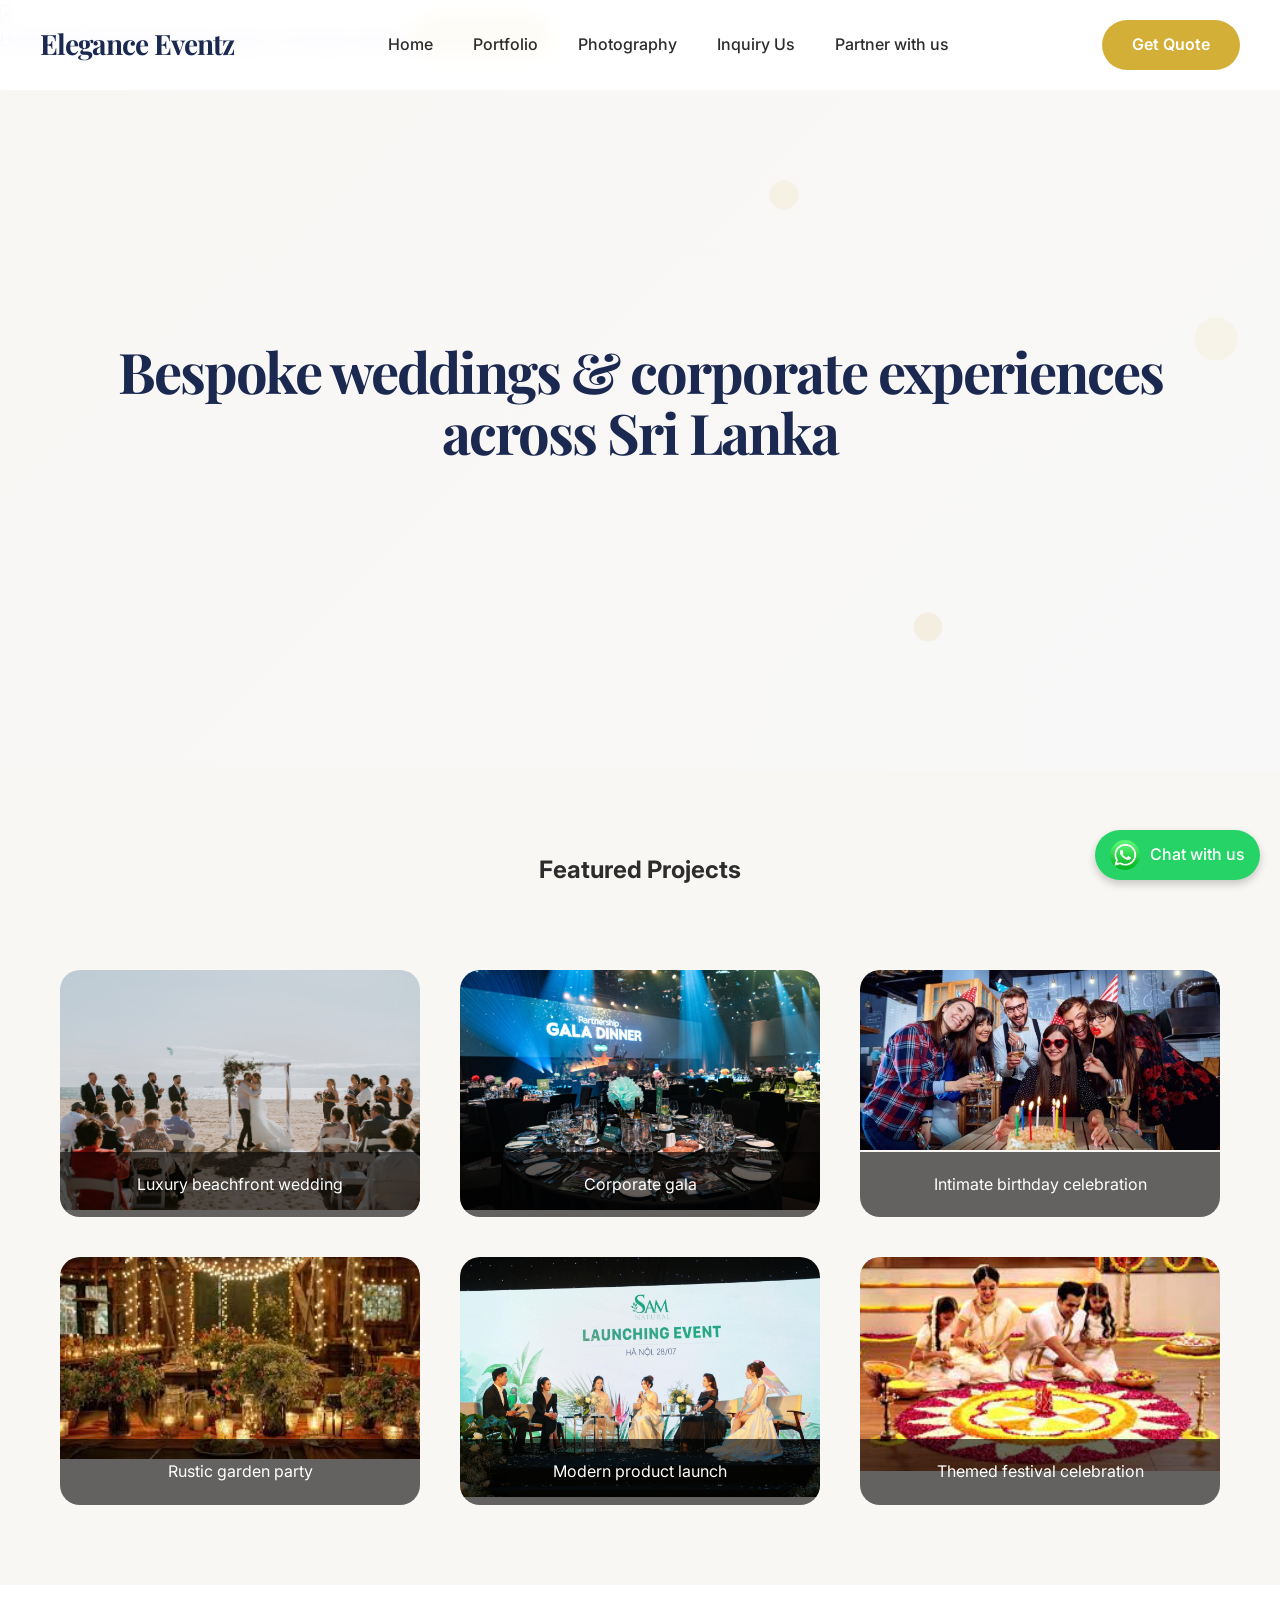
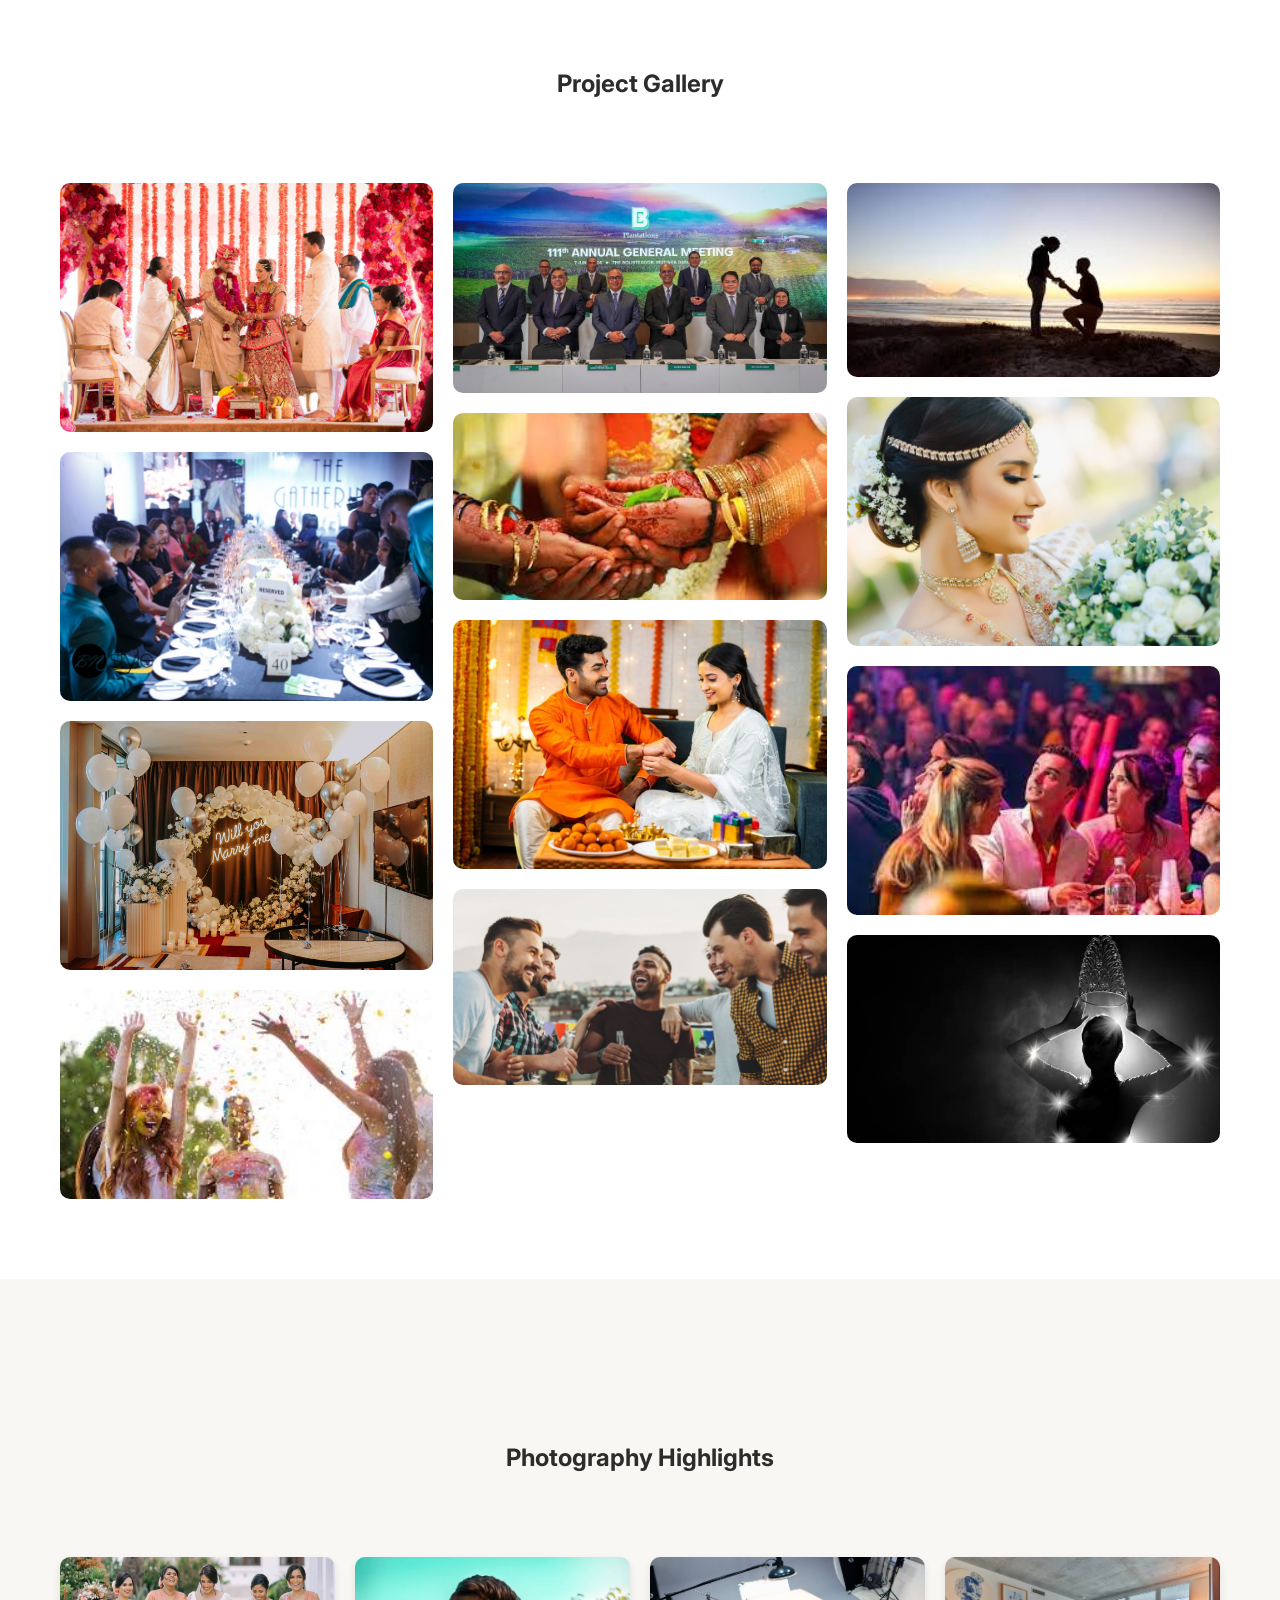
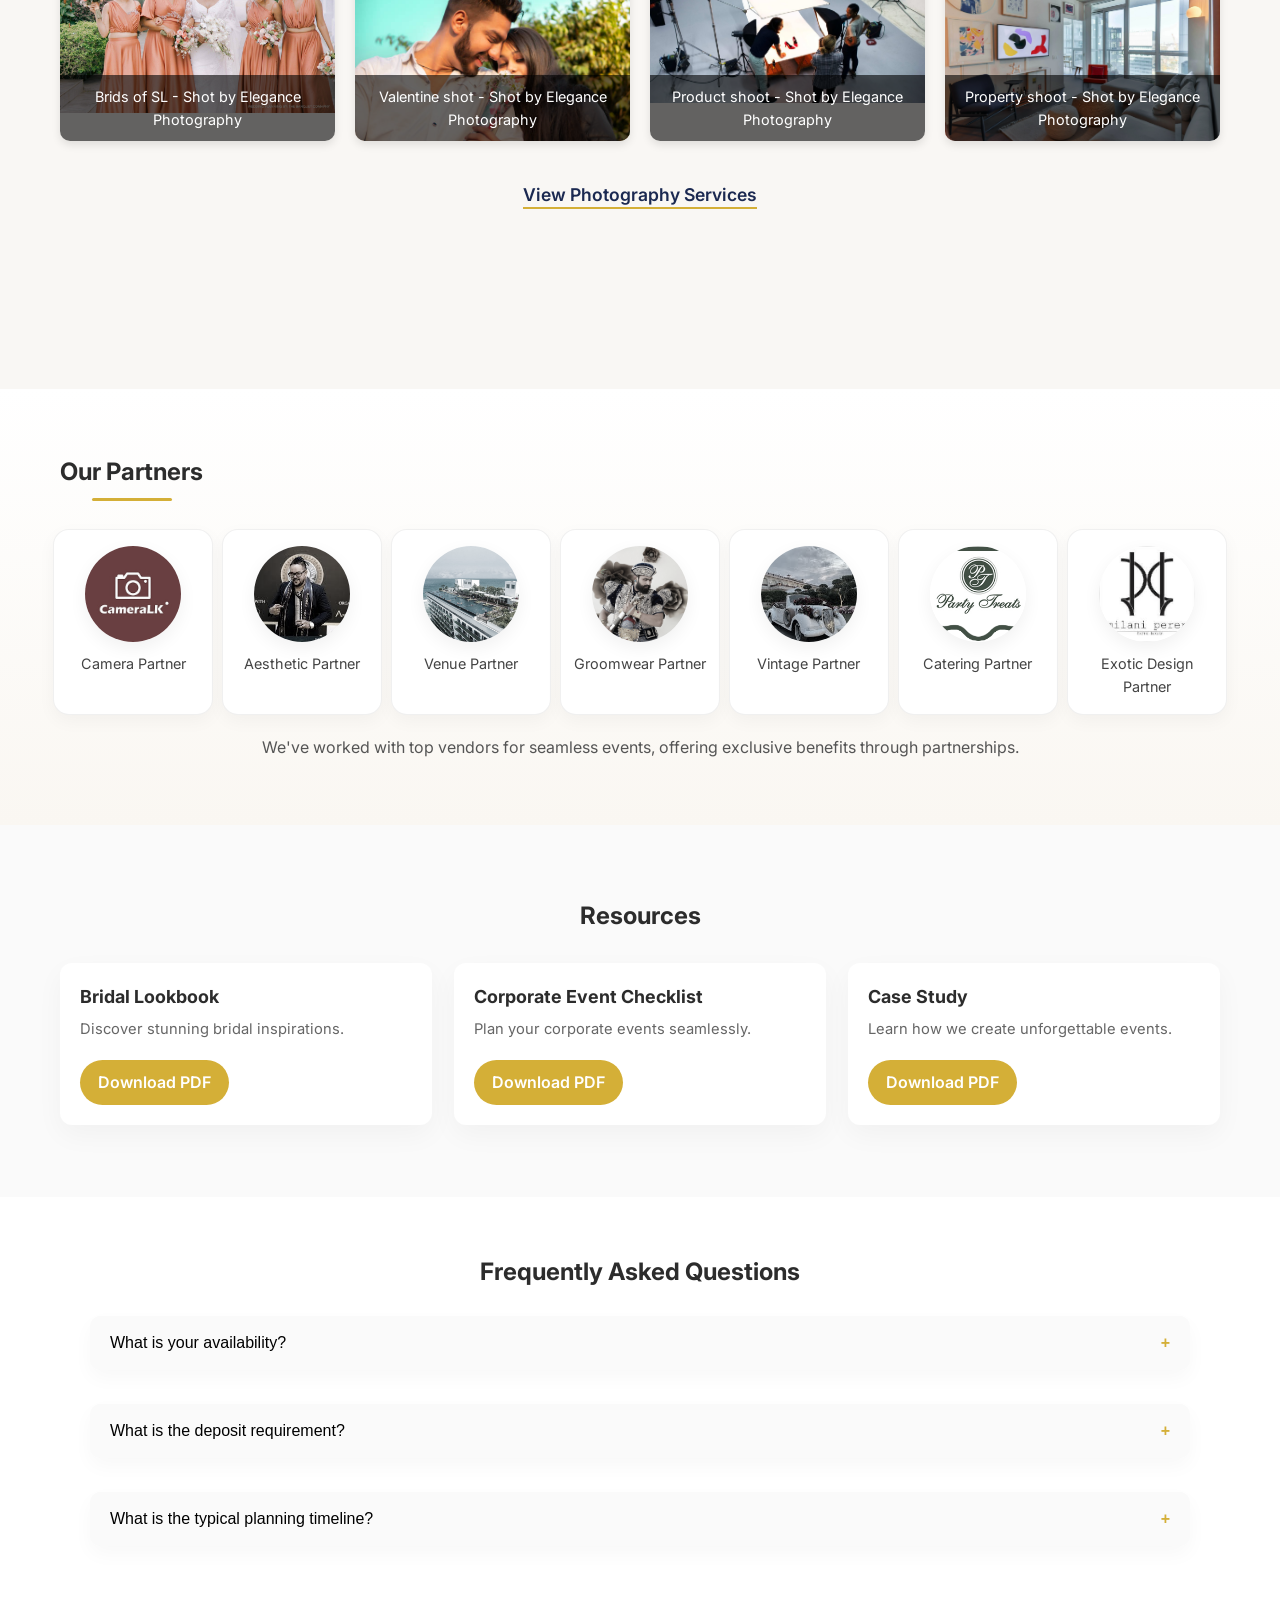
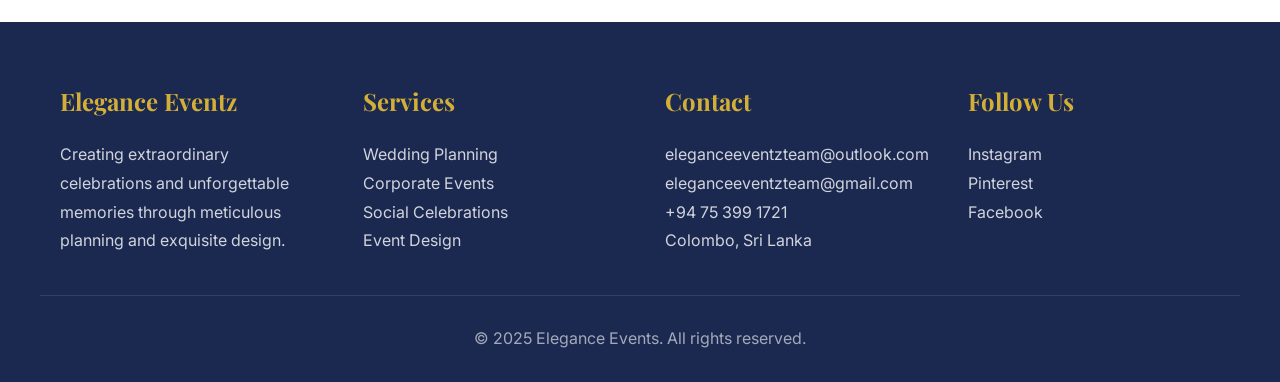
<file: Portfolio/index.html>
<!DOCTYPE html>
<html lang="en">
<head>
    <meta charset="UTF-8">
    <meta name="viewport" content="width=device-width, initial-scale=1.0">
    <title>Portfolio - Elegance Events</title>
    <link href="https://fonts.googleapis.com/css2?family=Inter:wght@300;400;500;600;700&family=Playfair+Display:wght@400;500;700&display=swap" rel="stylesheet">
    <link rel="stylesheet" href="../style.css">
    <link rel="icon" type="image/png" href="../Images/99.png">
    <style>
        /* Additional styles for portfolio-specific elements, extending the existing style.css */
        
        /* Hero adjustments for portfolio */
        .portfolio-hero {
            height: 80vh;
            text-align: center;
        }
        
        .portfolio-hero h1 {
            font-size: 3.5rem;
            margin-bottom: 20px;
        }
        
        .hero-video {
            width: 100%;
            max-height: 500px;
            object-fit: cover;
        }
        
        .trust-strip {
            font-size: 1rem;
            color: var(--charcoal);
            opacity: 0.8;
            margin-top: 20px;
        }
        
        /* Filters */
        .filters-section {
            padding: 60px 0;
            background: var(--light-gray);
        }
        
        .filter-controls {
            display: flex;
            flex-wrap: wrap;
            gap: 20px;
            justify-content: center;
        }
        
        .filter-controls select {
            padding: 12px 20px;
            border: 2px solid var(--primary-gold);
            border-radius: 10px;
            background: var(--warm-white);
            font-size: 1rem;
        }
        
        .filter-controls button {
            background: var(--primary-gold);
            color: white;
            padding: 12px 30px;
            border: none;
            border-radius: 50px;
            cursor: pointer;
        }
        
        /* Featured projects grid (simple grid instead of carousel for base) */
        .featured-projects {
            padding: 80px 0;
            background: var(--cream);
        }
        
        .featured-grid {
            display: grid;
            grid-template-columns: repeat(auto-fit, minmax(300px, 1fr));
            gap: 40px;
        }
        
        .featured-item {
            position: relative;
            overflow: hidden;
            border-radius: 20px;
        }
        
        .featured-item img {
            width: 100%;
            height: auto;
            transition: transform 0.3s ease;
        }
        
        .featured-item:hover img {
            transform: scale(1.05);
        }
        
        .featured-caption {
            position: absolute;
            bottom: 0;
            left: 0;
            right: 0;
            background: rgba(0, 0, 0, 0.6);
            color: white;
            padding: 20px;
            text-align: center;
        }
        
        /* Project gallery masonry */
        .project-gallery {
            padding: 80px 0;
        }
        
        .masonry-grid {
            column-count: 3;
            column-gap: 20px;
        }
        
        .gallery-item {
            break-inside: avoid;
            margin-bottom: 20px;
            position: relative;
            overflow: hidden;
            border-radius: 10px;
        }
        
        .gallery-item img {
            width: 100%;
            height: auto;
            display: block;
        }
        
        .gallery-meta {
            position: absolute;
            bottom: 0;
            left: 0;
            right: 0;
            background: rgba(0, 0, 0, 0.5);
            color: white;
            padding: 10px;
            text-align: center;
            opacity: 0;
            transition: opacity 0.3s ease;
        }
        
        .gallery-item:hover .gallery-meta {
            opacity: 1;
        }
        
        /* Case studies */
        .case-studies {
            padding: 80px 0;
            background: var(--warm-white);
        }
        
        .case-study {
            margin-bottom: 60px;
            border-bottom: 1px solid var(--light-gray);
            padding-bottom: 40px;
        }
        
        .case-gallery {
            display: grid;
            grid-template-columns: repeat(auto-fit, minmax(200px, 1fr));
            gap: 10px;
        }
        
        .case-video {
            width: 100%;
            margin: 20px 0;
        }
        
        /* Photography highlights */
        .photography-highlights {
            padding: 80px 0;
            background: var(--cream);
        }
        
        .sub-gallery {
            display: grid;
            grid-template-columns: repeat(auto-fit, minmax(250px, 1fr));
            gap: 20px;
        }
        
        /* Testimonials */
        .testimonials {
            padding: 80px 0;
        }
        
        .testimonial-item {
            text-align: center;
            margin-bottom: 40px;
        }
        
        /* Partners */
        .partners {
            padding: 80px 0;
            background: var(--light-gray);
        }
        
        .partner-logos {
            display: flex;
            flex-wrap: wrap;
            justify-content: center;
            gap: 40px;
        }
        
        /* Downloads */
        .downloads {
            padding: 80px 0;
        }
        
        .download-item {
            margin-bottom: 20px;
        }
        
        /* FAQ */
        .faq {
            padding: 80px 0;
            background: var(--cream);
        }
        
        .faq-item {
            margin-bottom: 20px;
        }
        
        /* Sticky CTA */
        .sticky-cta {
            position: fixed;
            bottom: 20px;
            right: 20px;
            background: var(--primary-gold);
            color: white;
            padding: 15px 30px;
            border-radius: 50px;
            z-index: 1000;
            box-shadow: 0 4px 15px rgba(0,0,0,0.2);
        }
        
        @media (max-width: 768px) {
            .masonry-grid {
                column-count: 2;
            }
        }
        
        @media (max-width: 480px) {
            .masonry-grid {
                column-count: 1;
            }
        }
    </style>
</head>
<body>
    <!-- Header (same as home page, analyzed from index.html and style.css) -->
    <header id="header" class="header">
        <nav class="nav container">
            <a href="../index.html" class="logo">Elegance Eventz</a>
            <ul id="nav-menu" class="nav-menu">
                <li><a href="../index.html">Home</a></li>
                <li><a href="index.html">Portfolio</a></li>
                <li><a href="../Photography-services/index.html">Photography</a></li>
                <li><a href="../contact-us/index.html">Inquiry Us</a></li>
                <li><a href="../Partner-with-us/index.html">Partner with us</a></li>
            </ul>
            <a href="../contact-us/index.html" class="cta-button">Get Quote</a>
            <div class="mobile-menu-toggle" id="mobile-menu-toggle">
                <span></span>
                <span></span>
                <span></span>
            </div>
        </nav>
    </header>

    <!-- Full-screen overlay drawer markup (site-wide pattern) -->
    <div class="nav-drawer" id="nav-drawer" aria-hidden="true">
        <div class="drawer-content" role="dialog" aria-modal="true" aria-label="Mobile navigation drawer">
            <button class="drawer-close" aria-label="Close navigation">×</button>
            <nav>
                <a href="../index.html">Home</a>
                <a href="index.html">Portfolio</a>
                <a href="../Photography-services/index.html">Photography</a>
                <a href="../contact-us/index.html">Inquiry Us</a>
                <a href="../Partner-with-us/index.html">Partner with us</a>
                <a href="../contact-us/index.html" class="cta-button">Get Quote</a>
            </nav>
        </div>
    </div>

    <!-- 1) Hero / top fold -->
    <section class="hero portfolio-hero">
        <div class="container hero-content">
            <h1>Bespoke weddings & corporate experiences across Sri Lanka</h1>
    </section>

    <!-- 3) Featured projects grid -->
    <section class="featured-projects">
        <div class="container">
            <h2 class="section-header h2">Featured Projects</h2>
            <div class="featured-grid">
                <div class="featured-item">
                    <img src="../Images/1.1.jpg" alt="Luxury Beach Wedding">
                    <div class="featured-caption">Luxury beachfront wedding</div>
                </div>
                <div class="featured-item">
                    <img src="../Images/1.2.jpg" alt="Corporate Gala">
                    <div class="featured-caption">Corporate gala</div>
                </div>
                <div class="featured-item">
                    <img src="../Images/1.3.jpg" alt="Intimate Birthday">
                    <div class="featured-caption">Intimate birthday celebration</div>
                </div>
                <div class="featured-item">
                    <img src="../Images/1.4.jpg" alt="Rustic Garden Party">
                    <div class="featured-caption">Rustic garden party</div>
                </div>
                <div class="featured-item">
                    <img src="../Images/1.5.jpg" alt="Modern Product Launch">
                    <div class="featured-caption">Modern product launch</div>
                </div>
                <div class="featured-item">
                    <img src="../Images/1.7.jpg" alt="Themed Festival">
                    <div class="featured-caption">Themed festival celebration</div>
                </div>
        
                <!-- Add 3 more as needed -->
            </div>
        </div>
    </section>

    <!-- 4) Project gallery (visual mosaic) -->
    <section class="project-gallery">
        <div class="container">
            <h2 class="section-header h2">Project Gallery</h2>
            <div class="masonry-grid" id="gallery-grid">
                <div class="gallery-item" data-occasion="wedding" data-style="luxury" data-location="beach" data-guest="100-300" data-services="planning,decor,photography">
                    <img src="../Images/1.8.jpg" alt="Wedding 2024">
                    <div class="gallery-meta">Wedding - Tirsh & Yash</div>
                </div>
                <div class="gallery-item" data-occasion="corporate" data-style="modern" data-location="hotel" data-guest="300+" data-services="production,av">
                    <img src="../Images/1.9.1.jpg" alt="Corporate 2023">
                    <div class="gallery-meta">Nezt Corporate Dinner </div>
                </div>
                <!-- Add 10-15 more items with varying data attributes for filtering -->
                <div class="gallery-item" data-occasion="birthday" data-style="intimate" data-location="garden" data-guest="50-100" data-services="decor">
                    <img src="../Images/1.10.jpg" alt="Birthday 2025">
                    <div class="gallery-meta">Luxe Dream Event </div>
                </div>
                <div class="gallery-item" data-occasion="festival" data-style="themed" data-location="beach" data-guest="100-300" data-services="planning,decor">
                    <img src="../Images/1.11.jpg" alt="Festival 2024">
                    <div class="gallery-meta">Holy Event 2023 </div>
                </div>
                <div class="gallery-item" data-occasion="product-launch" data-style="modern" data-location="ballroom" data-guest="300+" data-services="production,av,photography">
                    <img src="../Images/1.12.jpg" alt="Product Launch 2023">
                    <div class="gallery-meta"> Meet new CEO </div>
                </div>
                <div class="gallery-item" data-occasion="wedding" data-style="rustic" data-location="garden" data-guest="100-300" data-services="planning,decor,photography">
                    <img src="../Images/1.13.jpg" alt="Wedding 2022">
                    <div class="gallery-meta">Tradional Wedding </div>
                </div>
                <div class="gallery-item" data-occasion="corporate" data-style="luxury" data-location="hotel" data-guest="300+" data-services="production,av">
                    <img src="../Images/1.14.jpg" alt="Corporate 2021">
                    <div class="gallery-meta">Raksha Bandhan </div>
                </div>
                <div class="gallery-item" data-occasion="birthday" data-style="themed" data-location="ballroom" data-guest="50-100" data-services="decor">
                    <img src="../Images/1.15.jpg" alt="Birthday 2020">
                    <div class="gallery-meta">Bachelor Party </div>
                </div>
                <div>
                    <div class="gallery-item" data-occasion="product-launch" data-style="modern" data-location="ballroom" data-guest="300+" data-services="production,av,photography">
                        <img src="../Images/1.17.jpg" alt="Product Launch 2018">
                        <div class="gallery-meta">Surprise Proposal </div>
                </div>
                <div>
                    <div class="gallery-item" data-occasion="wedding" data-style="luxury" data-location="beach" data-guest="100-300" data-services="planning,decor,photography">
                        <img src="../Images/1.18.1.jpg" alt="Wedding 2017">
                        <div class="gallery-meta">Embracing Tradition </div>
                </div>
                <div>
                    <div class="gallery-item" data-occasion="corporate" data-style="modern" data-location="hotel" data-guest="300+" data-services="production,av">
                        <img src="../Images/1.19.jpg" alt="Corporate 2016">
                        <div class="gallery-meta">Corporate Quiz </div>
                </div>
                <div>
                    <div class="gallery-item" data-occasion="birthday" data-style="intimate" data-location="garden" data-guest="50-100" data-services="decor">
                        <img src="../Images/1.20.jpg" alt="Birthday 2015">
                        <div class="gallery-meta">Beauty Pageant </div>
                </div>
                <!-- ... more ... -->
            </div>
        </div>
    </section>


    <!-- 6) Photography highlights -->
    <section class="photography-highlights">
        <section class="photography-highlights">
            <div class="container">
                <h2 class="section-header h2">Photography Highlights</h2>
                <div class="sub-gallery">
                    <div class="image-card">
                        <img src="../Images/1.21.jpg" alt="Brids of SL - Shot by Elegance Photography">
                        <div class="image-caption">Brids of SL - Shot by Elegance Photography</div>
                    </div>
                    <div class="image-card">
                        <img src="../Images/1.22.jpg" alt="Valentine shot - Shot by Elegance Photography">
                        <div class="image-caption">Valentine shot - Shot by Elegance Photography</div>
                    </div>
                    <div class="image-card">
                        <img src="../Images/1.23.jpg" alt="Product shoot - Shot by Elegance Photography">
                        <div class="image-caption">Product shoot - Shot by Elegance Photography</div>
                    </div>
                    <div class="image-card">
                        <img src="../Images/1.24.jpg" alt="Propert shoot - Shot by Elegance Photography">
                        <div class="image-caption">Property shoot - Shot by Elegance Photography</div>
                    </div>
                </div>
                <div style="text-align: center; margin: 20px 0;">
                    <a href="../Photography-services/index.html" class="secondary-btn">View Photography Services</a>
                </div>
            </div>
        </section>
    </section>

    <style>
        .image-card {
            position: relative;
            overflow: hidden;
            border-radius: 10px;
            box-shadow: 0 4px 8px rgba(0, 0, 0, 0.1);
            margin-bottom: 20px;
        }

        .image-card img {
            width: 100%;
            height: auto;
            display: block;
            transition: transform 0.3s ease;
        }

        .image-card:hover img {
            transform: scale(1.05);
        }

        .image-caption {
            position: absolute;
            bottom: 0;
            left: 0;
            right: 0;
            background: rgba(0, 0, 0, 0.6);
            color: white;
            padding: 10px;
            text-align: center;
            font-size: 0.9rem;
        }

</style>

    <!-- 8) Partners & vendor network (enhanced) -->
    <section class="partners" aria-label="Partner logos">
        <div class="container">
            <h2 class="section-header h2">Our Partners</h2>
            <div class="partner-logos-grid" aria-hidden="false">
                <figure class="partner-logo">
                    <img src="../Images/1.25.jpg" alt="Camera Partner" loading="lazy">
                    <figcaption>Camera Partner</figcaption>
                </figure>
                <figure class="partner-logo">
                    <img src="../Images/1.26.jpg" alt="Caterer Partner" loading="lazy">
                    <figcaption>Aesthetic Partner</figcaption>
                </figure>
                <figure class="partner-logo">
                    <img src="../Images/v1.jpg" alt="Caterer Partner" loading="lazy">
                    <figcaption>Venue Partner</figcaption>
                </figure>
                <figure class="partner-logo">
                    <img src="../Images/v2.jpg" alt="Caterer Partner" loading="lazy">
                    <figcaption>Groomwear Partner</figcaption>
                </figure>
                <figure class="partner-logo">
                    <img src="../Images/v3.jpg" alt="Caterer Partner" loading="lazy">
                    <figcaption>Vintage Partner</figcaption>
                </figure>
                <figure class="partner-logo">
                    <img src="../Images/1.27.png" alt="Florist Partner" loading="lazy">
                    <figcaption>Catering Partner</figcaption>
                </figure>
                <figure class="partner-logo">
                    <img src="../Images/v4.jpg" alt="Caterer Partner" loading="lazy">
                    <figcaption>Exotic Design Partner</figcaption>
                </figure>
                <!-- Add more partner items as needed -->
            </div>
            <p style="text-align:center; margin-top:20px; color:#555;">We've worked with top vendors for seamless events, offering exclusive benefits through partnerships.</p>
        </div>

        <style>
            /* Section aesthetics */
            .partners { 
                background: linear-gradient(180deg, #fff, #faf7f2);
                padding: 64px 0;
            }
            .partners .section-header.h2 {
                position: relative;
                display: inline-block;
                margin-bottom: 16px;
            }
            .partners .section-header.h2::after {
                content: '';
                position: absolute;
                left: 50%;
                bottom: -10px;
                width: 80px;
                height: 3px;
                background: var(--primary-gold, #c59d5f);
                transform: translateX(-50%);
                border-radius: 2px;
            }

            /* Grid */
            .partner-logos-grid { 
                display: grid; 
                grid-template-columns: repeat(auto-fit, minmax(140px, 1fr)); 
                gap: 22px; 
                align-items: stretch; 
                justify-items: center; 
                margin-top: 22px; 
            }

            /* Logo card */
            .partner-logo { 
                text-align: center; 
                width: 160px; 
                background: #fff; 
                border: 1px solid rgba(0,0,0,0.06); 
                border-radius: 16px; 
                padding: 16px 12px; 
                box-shadow: 0 6px 18px rgba(0,0,0,0.04); 
                transition: transform .22s ease, box-shadow .22s ease, border-color .22s ease; 
            }
            .partner-logo:hover { 
                transform: translateY(-6px); 
                box-shadow: 0 18px 40px rgba(0,0,0,0.08); 
                border-color: var(--primary-gold, #c59d5f);
            }

            /* Image presentation */
            .partner-logo img { 
                width: 96px; 
                height: 96px; 
                object-fit: cover; 
                border-radius: 50%; 
                filter: grayscale(80%); 
                transition: filter .25s ease, transform .25s ease, box-shadow .25s ease; 
                box-shadow: 0 6px 18px rgba(0,0,0,0.06); 
                display: block; 
                margin: 0 auto; 
            }
            .partner-logo:hover img { 
                filter: grayscale(0); 
                transform: scale(1.05); 
                box-shadow: 0 20px 40px rgba(0,0,0,0.10); 
            }

            .partner-logo figcaption { 
                margin-top: 10px; 
                font-size: 0.9rem; 
                color: #444; 
            }

            /* Responsive tweaks */
            @media (max-width: 600px) {
                .partner-logo { width: 140px; padding: 14px 10px; }
                .partner-logo img { width: 84px; height: 84px; }
            }
        </style>
    </section>

    <!-- 9) Downloads & Lead Magnets (enhanced and fixed structure) -->
    <section class="downloads" aria-label="Resources">
        <div class="container">
            <h2 class="section-header h2" style="text-align:center; margin-bottom: 28px;">Resources</h2>

            <div class="downloads-grid">
                <div class="download-card">
                    <div class="card-head">
                        <h3>Bridal Lookbook</h3>
                        <p class="small-muted">Discover stunning bridal inspirations.</p>
                    </div>
                    <a href="bridal-lookbook.pdf" class="download-btn" download>Download PDF</a>
                </div>

                <div class="download-card">
                    <div class="card-head">
                        <h3>Corporate Event Checklist</h3>
                        <p class="small-muted">Plan your corporate events seamlessly.</p>
                    </div>
                    <a href="corporate-checklist.pdf" class="download-btn" download>Download PDF</a>
                </div>

                <div class="download-card">
                    <div class="card-head">
                        <h3>Case Study</h3>
                        <p class="small-muted">Learn how we create unforgettable events.</p>
                    </div>
                    <a href="case-study.pdf" class="download-btn" download>Download PDF</a>
                </div>
            </div>
        </div>

        <style>
            .downloads { padding:72px 0; background:#fafafa; }
            .downloads-grid { display:grid; grid-template-columns: repeat(auto-fit, minmax(260px,1fr)); gap:22px; }
            .download-card { background:#fff; padding:20px; border-radius:12px; box-shadow:0 10px 28px rgba(12,12,12,0.04); display:flex; flex-direction:column; justify-content:space-between; }
            .card-head h3 { margin:0 0 6px 0; font-size:1.12rem; }
            .small-muted { margin:0 0 18px 0; color:#666; font-size:0.92rem; }
            .download-btn { display:inline-block; padding:10px 18px; background:var(--primary-gold,#c59d5f); color:#fff; border-radius:999px; text-decoration:none; font-weight:600; transition:transform .18s ease, box-shadow .18s ease; align-self:flex-start; }
            .download-btn:hover { transform:translateY(-3px); box-shadow:0 12px 30px rgba(0,0,0,0.08); }
        </style>
    </section>

    <!-- 10) FAQ / What to Expect (enhanced accordion) -->
    <section class="faq" aria-label="Frequently asked questions">
        <div class="container">
            <h2 class="section-header h2" style="text-align:center; margin-bottom: 24px;">Frequently Asked Questions</h2>

            <div class="faq-list">
                <div class="faq-item">
                    <button class="faq-question" aria-expanded="false">What is your availability?<span class="faq-toggle" aria-hidden="true">+</span></button>
                    <div class="faq-answer" hidden>
                        <p>We accept bookings up to 12 months in advance. Please use our inquiry form to check availability for your desired date.</p>
                    </div>
                </div>

                <div class="faq-item">
                    <button class="faq-question" aria-expanded="false">What is the deposit requirement?<span class="faq-toggle" aria-hidden="true">+</span></button>
                    <div class="faq-answer" hidden>
                        <p>A 25% non-refundable deposit is required to secure your event date. The remaining balance is due closer to the event.</p>
                    </div>
                </div>

                <div class="faq-item">
                    <button class="faq-question" aria-expanded="false">What is the typical planning timeline?<span class="faq-toggle" aria-hidden="true">+</span></button>
                    <div class="faq-answer" hidden>
                        <p>Our planning process typically spans 3-6 months, depending on the scale and complexity of your event.</p>
                    </div>
                </div>
            </div>
        </div>

        <style>
            .faq { padding:56px 0; background:#fff; }
            .faq-list { display:grid; gap:14px; max-width:1100px; margin:0 auto; }
            .faq-item { background:#fafafa; border-radius:10px; overflow:hidden; box-shadow:0 8px 20px rgba(0,0,0,0.03); }
            .faq-question { width:100%; text-align:left; background:transparent; border:0; padding:18px 20px; font-size:1rem; display:flex; justify-content:space-between; align-items:center; cursor:pointer; }
            .faq-toggle { font-weight:700; color:var(--primary-gold,#c59d5f); margin-left:12px; transition:transform .18s ease; }
            .faq-answer { padding:0 20px 18px 20px; color:#444; font-size:0.95rem; }
            .faq-question[aria-expanded="true"] .faq-toggle { transform:rotate(45deg); }
            @media (max-width:640px) { .faq-question { padding:14px 16px; } .faq-answer { padding:0 16px 14px 16px; } }
        </style>

        <script>
            // FAQ accordion behavior (scoped)
            (function() {
                const faqSection = document.currentScript && document.currentScript.parentElement;
                const items = faqSection.querySelectorAll('.faq-item');
                items.forEach(item => {
                    const btn = item.querySelector('.faq-question');
                    const ans = item.querySelector('.faq-answer');
                    btn.addEventListener('click', () => {
                        const expanded = btn.getAttribute('aria-expanded') === 'true';
                        // collapse all (optional) - keep single open
                        items.forEach(i => {
                            i.querySelector('.faq-question').setAttribute('aria-expanded', 'false');
                            i.querySelector('.faq-answer').hidden = true;
                        });
                        if (!expanded) {
                            btn.setAttribute('aria-expanded', 'true');
                            ans.hidden = false;
                            ans.querySelectorAll('p,input,button,textarea,a').forEach(el => el.setAttribute('tabindex','0'));
                        }
                    });
                });
            })();
        </script>
    </section>


    <!-- 12) Footer (same as home page) -->
    <footer class="footer">
        <div class="container footer-content">
            <div class="footer-section">
                <h3>Elegance Eventz</h3>
                <p>Creating extraordinary celebrations and unforgettable memories through meticulous planning and exquisite design.</p>
            </div>
            <div class="footer-section">
                <h3>Services</h3>
                <a href="#">Wedding Planning</a><br>
                <a href="#">Corporate Events</a><br>
                <a href="#">Social Celebrations</a><br>
                <a href="#">Event Design</a>
            </div>
            <div class="footer-section">
                <h3>Contact</h3>
                <p>eleganceeventzteam@outlook.com<br>eleganceeventzteam@gmail.com <br> +94 75 399 1721 <br> Colombo, Sri Lanka</p>
            </div>
            <div class="footer-section">
                <h3>Follow Us</h3>
                <a href="https://www.instagram.com/elegance.eventz">Instagram</a><br>
                <a href="https://www.pinterest.com/Elegance_eventz">Pinterest</a><br>
                <a href="#">Facebook</a>
            </div>
        </div>
        <div class="footer-bottom container">
            © 2025 Elegance Events. All rights reserved.
        </div>
    </footer>

        <!-- WhatsApp Button -->
    <div class="whatsapp-btn-container">
        <a href="https://wa.me/+94753991721" class="whatsapp-btn" target="_blank" aria-label="Chat with us on WhatsApp">
            <img src="../Images/104.jpg" alt="WhatsApp" class="whatsapp-icon" style="border-radius: 15px;">
            <span class="whatsapp-text">Chat with us</span>
        </a>
    </div>

    <style>
        .whatsapp-btn-container {
            position: fixed;
            bottom: 20px;
            right: 20px;
            z-index: 1000;
        }

        .whatsapp-btn {
            display: flex;
            align-items: center;
            gap: 10px;
            background-color: #25D366;
            color: white;
            text-decoration: none;
            padding: 10px 15px;
            border-radius: 50px;
            box-shadow: 0 4px 8px rgba(0, 0, 0, 0.2);
            transition: background-color 0.3s ease, box-shadow 0.3s ease;
        }

        .whatsapp-btn:hover {
            background-color: #1EBE5D;
            box-shadow: 0 6px 12px rgba(0, 0, 0, 0.3);
        }

        .whatsapp-icon {
            width: 30px;
            height: 30px;
        }

        .whatsapp-text {
            font-size: 1rem;
            font-weight: 500;
        }
    </style>

    <script src="../script.js"></script>
    <script>
        // Additional JS for portfolio, extending script.js
        
        // Filter functionality
        document.getElementById('apply-filters').addEventListener('click', filterGallery);
        
        function filterGallery() {
            const occasion = document.getElementById('occasion-filter').value;
            const style = document.getElementById('style-filter').value;
            const location = document.getElementById('location-filter').value;
            const guest = document.getElementById('guest-size-filter').value;
            const services = document.getElementById('services-filter').value;
            
            const items = document.querySelectorAll('.gallery-item');
            items.forEach(item => {
                let show = true;
                if (occasion && item.dataset.occasion !== occasion) show = false;
                if (style && item.dataset.style !== style) show = false;
                if (location && item.dataset.location !== location) show = false;
                if (guest && item.dataset.guest !== guest) show = false;
                if (services && !item.dataset.services.includes(services)) show = false;
                item.style.display = show ? 'block' : 'none';
            });
        }
        
        // Featured toggle (simple show featured)
        document.getElementById('featured-toggle').addEventListener('click', () => {
            // Logic to show only featured, perhaps add data-featured to items
        });
        
        // Lightbox placeholder (can extend with full implementation)
        document.querySelectorAll('.gallery-item img').forEach(img => {
            img.addEventListener('click', () => {
                alert('Lightbox open: View multi-photos and share');
            });
        });
    </script>

</body>
</html>
</file>
<file: style.css>
/* Reset and Base Styles */
* {
    margin: 0;
    padding: 0;
    box-sizing: border-box;
}

:root {
    --primary-gold: #D4AF37;
    --soft-gold: #F5E6A8;
    --deep-navy: #1B2951;
    --warm-white: #FEFEFE;
    --cream: #F9F7F4;
    --charcoal: #2C2C2C;
    --light-gray: #F8F8F8;
    --accent-rose: #E8CCC0;
    --success-green: #10B981;
    --error-red: #EF4444;
}

body {
    font-family: 'Inter', sans-serif;
    line-height: 1.6;
    color: var(--charcoal);
    scroll-behavior: smooth;
    opacity: 0;
    transition: opacity 0.3s ease;
}

.container {
    max-width: 1200px;
    margin: 0 auto;
    padding: 0 20px;
}

/* Header Styles */
.header {
    position: fixed;
    top: 0;
    left: 0;
    right: 0;
    background: rgba(255, 255, 255, 0.95);
    backdrop-filter: blur(10px);
    z-index: 1000;
    transition: all 0.3s ease;
}

.header.scrolled {
    box-shadow: 0 2px 20px rgba(0, 0, 0, 0.1);
}

.nav {
    display: flex;
    justify-content: space-between;
    align-items: center;
    padding: 20px 0;
}

.logo {
    font-family: 'Playfair Display', serif;
    font-size: 28px;
    font-weight: 700;
    color: var(--deep-navy);
    text-decoration: none;
    letter-spacing: -1px;
}

.nav-menu {
    display: flex;
    list-style: none;
    gap: 40px;
}

.nav-menu a {
    text-decoration: none;
    color: var(--charcoal);
    font-weight: 500;
    transition: color 0.3s ease;
    position: relative;
}

.nav-menu a:hover {
    color: var(--primary-gold);
}

.nav-menu a::after {
    content: '';
    position: absolute;
    bottom: -5px;
    left: 0;
    width: 0;
    height: 2px;
    background: var(--primary-gold);
    transition: width 0.3s ease;
}

.nav-menu a:hover::after {
    width: 100%;
}

.cta-button {
    background: var(--primary-gold);
    color: white;
    padding: 12px 30px;
    border: none;
    border-radius: 50px;
    text-decoration: none;
    font-weight: 600;
    transition: all 0.3s ease;
    cursor: pointer;
}

.cta-button:hover {
    background: var(--deep-navy);
    transform: translateY(-2px);
    box-shadow: 0 8px 25px rgba(212, 175, 55, 0.3);
}

/* Mobile Menu */
.mobile-menu-toggle {
    display: none;
    flex-direction: column;
    cursor: pointer;
}

.mobile-menu-toggle span {
    width: 25px;
    height: 3px;
    background: var(--charcoal);
    margin: 3px 0;
    transition: 0.3s;
}

/* Hero Section */
.hero {
    height: 100vh;
    background: linear-gradient(135deg, var(--cream) 0%, var(--light-gray) 100%);
    display: flex;
    align-items: center;
    position: relative;
    overflow: hidden;
}

.hero::before {
    content: '';
    position: absolute;
    top: 0;
    right: -50%;
    width: 100%;
    height: 100%;
    background: url('data:image/svg+xml,<svg xmlns="http://www.w3.org/2000/svg" viewBox="0 0 100 100"><circle cx="20" cy="20" r="2" fill="%23D4AF37" opacity="0.1"/><circle cx="80" cy="40" r="3" fill="%23D4AF37" opacity="0.08"/><circle cx="40" cy="80" r="2" fill="%23D4AF37" opacity="0.12"/></svg>');
    animation: float 20s infinite linear;
}

@keyframes float {
    0% { transform: translateX(0) translateY(0) rotate(0deg); }
    100% { transform: translateX(-100px) translateY(-50px) rotate(360deg); }
}

.hero-content {
    position: relative;
    z-index: 2;
}

.hero h1 {
    font-family: 'Playfair Display', serif;
    font-size: 4.5rem;
    font-weight: 700;
    color: var(--deep-navy);
    margin-bottom: 24px;
    line-height: 1.1;
    letter-spacing: -2px;
}

.hero .subtitle {
    font-size: 1.3rem;
    color: var(--charcoal);
    margin-bottom: 16px;
    font-weight: 300;
}

.hero p {
    font-size: 1.1rem;
    color: var(--charcoal);
    margin-bottom: 40px;
    max-width: 600px;
    opacity: 0.9;
}

.hero-buttons {
    display: flex;
    gap: 20px;
    align-items: center;
}

.primary-btn {
    background: var(--primary-gold);
    color: white;
    padding: 18px 40px;
    border: none;
    border-radius: 50px;
    font-size: 1.1rem;
    font-weight: 600;
    text-decoration: none;
    transition: all 0.3s ease;
    display: inline-block;
    cursor: pointer;
    position: relative;
    overflow: hidden;
}

.primary-btn:hover {
    background: var(--deep-navy);
    transform: translateY(-3px);
    box-shadow: 0 10px 30px rgba(212, 175, 55, 0.4);
}

.secondary-btn {
    color: var(--deep-navy);
    text-decoration: none;
    font-weight: 600;
    font-size: 1.1rem;
    border-bottom: 2px solid var(--primary-gold);
    padding-bottom: 2px;
    transition: all 0.3s ease;
}

.secondary-btn:hover {
    color: var(--primary-gold);
    border-color: var(--deep-navy);
}

/* Section Headers */
.section-header {
    text-align: center;
    margin-bottom: 80px;
}

.section-header h2 {
    font-family: 'Playfair Display', serif;
    font-size: 3rem;
    color: var(--deep-navy);
    margin-bottom: 20px;
    font-weight: 500;
}

.section-header p {
    font-size: 1.2rem;
    color: var(--charcoal);
    max-width: 600px;
    margin: 0 auto;
    opacity: 0.9;
}

/* Services Section */
.services {
    padding: 120px 0;
    background: var(--warm-white);
}

.services-grid {
    display: grid;
    grid-template-columns: repeat(auto-fit, minmax(350px, 1fr));
    gap: 40px;
}

.service-card {
    background: white;
    padding: 50px 40px;
    border-radius: 20px;
    text-align: center;
    transition: all 0.3s ease;
    border: 1px solid rgba(212, 175, 55, 0.1);
    position: relative;
    overflow: hidden;
}

.service-card::before {
    content: '';
    position: absolute;
    top: -50%;
    left: -50%;
    width: 200%;
    height: 200%;
    background: radial-gradient(circle, rgba(212, 175, 55, 0.05) 0%, transparent 70%);
    transition: all 0.3s ease;
    transform: scale(0);
}

.service-card:hover::before {
    transform: scale(1);
}

.service-card:hover {
    transform: translateY(-10px);
    box-shadow: 0 20px 60px rgba(0, 0, 0, 0.1);
    border-color: var(--primary-gold);
}

.service-icon {
    width: 80px;
    height: 80px;
    background: linear-gradient(135deg, var(--primary-gold), var(--soft-gold));
    border-radius: 50%;
    display: flex;
    align-items: center;
    justify-content: center;
    margin: 0 auto 30px;
    font-size: 2rem;
    position: relative;
    z-index: 2;
}

.service-card h3 {
    font-family: 'Playfair Display', serif;
    font-size: 1.5rem;
    color: var(--deep-navy);
    margin-bottom: 20px;
    position: relative;
    z-index: 2;
}

.service-card p {
    color: var(--charcoal);
    opacity: 0.9;
    line-height: 1.8;
    position: relative;
    z-index: 2;
}

/* How It Works Section */
.how-it-works {
    padding: 120px 0;
    background: var(--cream);
}

.steps-container {
    display: grid;
    grid-template-columns: repeat(auto-fit, minmax(400px, 1fr));
    gap: 60px;
    margin-top: 80px;
}

.step {
    display: flex;
    align-items: flex-start;
    gap: 30px;
    position: relative;
}

.step-number {
    width: 70px;
    height: 70px;
    background: var(--primary-gold);
    color: white;
    border-radius: 50%;
    display: flex;
    align-items: center;
    justify-content: center;
    font-size: 1.5rem;
    font-weight: 700;
    flex-shrink: 0;
    position: relative;
}

.step-number::after {
    content: '';
    position: absolute;
    top: 100%;
    left: 50%;
    transform: translateX(-50%);
    width: 2px;
    height: 60px;
    background: linear-gradient(to bottom, var(--primary-gold), transparent);
    opacity: 0.3;
}

.step:last-child .step-number::after {
    display: none;
}

.step-content h3 {
    font-family: 'Playfair Display', serif;
    font-size: 1.8rem;
    color: var(--deep-navy);
    margin-bottom: 15px;
}

.step-content p {
    color: var(--charcoal);
    opacity: 0.9;
    line-height: 1.8;
}

/* Why Choose Us Section */
.why-choose {
    padding: 120px 0;
    background: var(--warm-white);
}

.features-grid {
    display: grid;
    grid-template-columns: repeat(auto-fit, minmax(300px, 1fr));
    gap: 50px;
    margin-top: 80px;
}

.feature {
    text-align: center;
    padding: 40px 20px;
}

.feature-icon {
    width: 100px;
    height: 100px;
    background: linear-gradient(135deg, var(--accent-rose), var(--soft-gold));
    border-radius: 20px;
    display: flex;
    align-items: center;
    justify-content: center;
    margin: 0 auto 30px;
    font-size: 2.5rem;
    transform: rotate(5deg);
    transition: all 0.3s ease;
}

.feature:hover .feature-icon {
    transform: rotate(0deg) scale(1.1);
}

.feature h3 {
    font-family: 'Playfair Display', serif;
    font-size: 1.6rem;
    color: var(--deep-navy);
    margin-bottom: 20px;
}

.feature p {
    color: var(--charcoal);
    opacity: 0.9;
    line-height: 1.8;
}

/* Contact Form Section */
.contact-form-section {
    padding: 120px 0;
    background: var(--light-gray);
}

.contact-form-container {
    max-width: 800px;
    margin: 0 auto;
    background: white;
    padding: 60px;
    border-radius: 20px;
    box-shadow: 0 20px 60px rgba(0, 0, 0, 0.1);
}

.contact-form {
    display: flex;
    flex-direction: column;
    gap: 30px;
}

.form-row {
    display: grid;
    grid-template-columns: 1fr 1fr;
    gap: 30px;
}

.form-group {
    display: flex;
    flex-direction: column;
    gap: 8px;
}

.form-group label {
    font-weight: 600;
    color: var(--deep-navy);
    font-size: 0.95rem;
}

.form-group input,
.form-group select,
.form-group textarea {
    padding: 15px 20px;
    border: 2px solid rgba(212, 175, 55, 0.2);
    border-radius: 10px;
    font-size: 1rem;
    font-family: inherit;
    transition: all 0.3s ease;
    background: var(--warm-white);
}

.form-group input:focus,
.form-group select:focus,
.form-group textarea:focus {
    outline: none;
    border-color: var(--primary-gold);
    box-shadow: 0 0 0 3px rgba(212, 175, 55, 0.1);
}

.form-group textarea {
    resize: vertical;
    min-height: 120px;
}

.form-submit-btn {
    align-self: center;
    min-width: 200px;
    margin-top: 20px;
}

/* Success/Error Messages */
.form-message {
    padding: 15px 20px;
    border-radius: 10px;
    margin-bottom: 20px;
    display: none;
}

.form-message.success {
    background: rgba(16, 185, 129, 0.1);
    color: var(--success-green);
    border: 1px solid var(--success-green);
}

.form-message.error {
    background: rgba(239, 68, 68, 0.1);
    color: var(--error-red);
    border: 1px solid var(--error-red);
}

/* Footer */
.footer {
    background: var(--deep-navy);
    color: white;
    padding: 60px 0 30px;
}

.footer-content {
    display: grid;
    grid-template-columns: repeat(auto-fit, minmax(250px, 1fr));
    gap: 50px;
    margin-bottom: 40px;
}

.footer-section h3 {
    font-family: 'Playfair Display', serif;
    font-size: 1.5rem;
    margin-bottom: 20px;
    color: var(--primary-gold);
}

.footer-section p,
.footer-section a {
    color: rgba(255, 255, 255, 0.8);
    text-decoration: none;
    line-height: 1.8;
    transition: color 0.3s ease;
}

.footer-section a:hover {
    color: var(--primary-gold);
}

.footer-bottom {
    border-top: 1px solid rgba(255, 255, 255, 0.1);
    padding-top: 30px;
    text-align: center;
    color: rgba(255, 255, 255, 0.6);
}

/* Animations */
@keyframes fadeInUp {
    from {
        opacity: 0;
        transform: translateY(30px);
    }
    to {
        opacity: 1;
        transform: translateY(0);
    }
}

.animate-on-scroll {
    animation: fadeInUp 0.8s ease forwards;
}

.fade-in {
    opacity: 0;
    transform: translateY(30px);
    transition: all 0.8s ease;
}

.fade-in.visible {
    opacity: 1;
    transform: translateY(0);
}

/* Ripple Effect */
.ripple {
    position: absolute;
    border-radius: 50%;
    background: rgba(255, 255, 255, 0.3);
    transform: scale(0);
    animation: ripple-animation 0.6s linear;
    pointer-events: none;
}

@keyframes ripple-animation {
    to {
        transform: scale(4);
        opacity: 0;
    }
}

/* Loading States */
.loading {
    opacity: 0.7;
    pointer-events: none;
}

.loading::after {
    content: '';
    position: absolute;
    top: 50%;
    left: 50%;
    width: 20px;
    height: 20px;
    margin: -10px 0 0 -10px;
    border: 2px solid transparent;
    border-top: 2px solid var(--primary-gold);
    border-radius: 50%;
    animation: spin 1s linear infinite;
}

@keyframes spin {
    0% { transform: rotate(0deg); }
    100% { transform: rotate(360deg); }
}

/* Responsive Design */
@media (max-width: 1024px) {
    .container {
        padding: 0 30px;
    }
    
    .hero h1 {
        font-size: 3.5rem;
    }
    
    .section-header h2 {
        font-size: 2.5rem;
    }
}

@media (max-width: 768px) {
    .nav-menu {
        display: none;
        position: absolute;
        top: 100%;
        left: 0;
        right: 0;
        background: white;
        flex-direction: column;
        padding: 20px;
        box-shadow: 0 5px 15px rgba(0, 0, 0, 0.1);
        gap: 20px;
    }

    .nav-menu.active {
        display: flex;
    }

    .mobile-menu-toggle {
        display: flex;
    }

    .mobile-menu-toggle.active span:nth-child(1) {
        transform: rotate(45deg) translate(5px, 5px);
    }

    .mobile-menu-toggle.active span:nth-child(2) {
        opacity: 0;
    }

    .mobile-menu-toggle.active span:nth-child(3) {
        transform: rotate(-45deg) translate(7px, -6px);
    }

    /* Full-screen overlay drawer (mobile) - global so every page's nav-drawer works */
    .nav-drawer {
        position: fixed;
        inset: 0;
        background: rgba(18, 16, 15, 0.85);
        backdrop-filter: blur(10px);
        display: flex;
        z-index: 1100;
        align-items: center;
        justify-content: center;
        opacity: 0;
        visibility: hidden;
        transition: opacity 0.3s ease, visibility 0.3s ease;
    }
    .nav-drawer.open {
        opacity: 1;
        visibility: visible;
    }
    .drawer-content {
        width: 100%;
        max-width: 420px;
        background: var(--warm-white);
        padding: 36px 28px;
        border-radius: 14px;
        box-shadow: 0 20px 40px rgba(0, 0, 0, 0.25);
        text-align: center;
        transform: translateY(8px);
        transition: transform 0.28s cubic-bezier(0.2,0.8,0.3,1), opacity 0.28s ease;
    }
    .nav-drawer.open .drawer-content { transform: translateY(0); }
    .drawer-content nav { display:flex; flex-direction: column; gap: 14px; margin-top: 6px; }
    .drawer-content a { display:block; font-family:'Playfair Display', serif; font-size:1.25rem; color:var(--deep-navy); text-decoration:none; padding:10px 14px; border-radius:10px; }
    .drawer-content a:hover { background: var(--cream); color: var(--primary-gold); }

    /* Drawer close button */
    .drawer-close {
        position: absolute;
        top: 12px;
        right: 12px;
        width: 40px;
        height: 40px;
        border-radius: 8px;
        background: transparent;
        border: 2px solid rgba(0,0,0,0.06);
        display: flex;
        align-items: center;
        justify-content: center;
        font-size: 20px;
        cursor: pointer;
        transition: all 180ms ease;
    }
    .drawer-close:hover {
        background: var(--cream);
        transform: scale(1.03);
    }

    /* Inputs & Buttons micro-interactions */
    input, select, textarea {
        transition: box-shadow 160ms ease, border-color 160ms ease, transform 160ms ease;
    }
    input:focus, select:focus, textarea:focus {
        box-shadow: 0 6px 20px rgba(212,175,55,0.12);
        transform: translateY(-1px);
    }
    .primary-btn, .cta-button {
        transition: transform 160ms ease, box-shadow 160ms ease, background-color 160ms ease;
    }
    .primary-btn:hover, .cta-button:hover {
        transform: translateY(-3px);
        box-shadow: 0 14px 36px rgba(0,0,0,0.12);
    }

    .hero {
        padding: 0 20px;
        text-align: center;
    }

    .hero h1 {
        font-size: 3rem;
    }

    .hero-buttons {
        flex-direction: column;
        align-items: center;
        gap: 15px;
    }

    .primary-btn,
    .secondary-btn {
        width: 100%;
        text-align: center;
        max-width: 300px;
    }

    .section-header h2 {
        font-size: 2.2rem;
    }

    .services-grid,
    .steps-container,
    .features-grid {
        grid-template-columns: 1fr;
        gap: 30px;
    }

    .step {
        flex-direction: column;
        text-align: center;
        gap: 20px;
    }

    .step-number::after {
        display: none;
    }

    .form-row {
        grid-template-columns: 1fr;
        gap: 20px;
    }

    .contact-form-container {
        padding: 40px 30px;
        margin: 0 20px;
    }

    .services,
    .how-it-works,
    .why-choose,
    .contact-form-section {
        padding: 80px 0;
    }

    .section-header {
        margin-bottom: 50px;
    }

    .features-grid,
    .steps-container {
        margin-top: 50px;
    }
}

@media (max-width: 480px) {
    .container {
        padding: 0 15px;
    }

    .hero h1 {
        font-size: 2.5rem;
    }

    .hero .subtitle {
        font-size: 1.1rem;
    }

    .hero p {
        font-size: 1rem;
    }

    .section-header h2 {
        font-size: 2rem;
    }

    .section-header p {
        font-size: 1.1rem;
    }

    .service-card,
    .contact-form-container {
        padding: 30px 20px;
    }

    .nav {
        padding: 15px 0;
    }

    .logo {
        font-size: 24px;
    }

    .cta-button {
        padding: 10px 20px;
        font-size: 0.9rem;
    }
}

/* Print Styles */
@media print {
    .header,
    .footer,
    .contact-form-section {
        display: none;
    }
    
    .hero {
        height: auto;
        padding: 50px 0;
    }
    
    * {
        color: black !important;
        background: white !important;
    }
}

/* High Contrast Mode */
@media (prefers-contrast: high) {
    :root {
        --primary-gold: #B8860B;
        --deep-navy: #000080;
        --charcoal: #000000;
    }
}

/* Reduced Motion */
@media (prefers-reduced-motion: reduce) {
    *,
    *::before,
    *::after {
        animation-duration: 0.01ms !important;
        animation-iteration-count: 1 !important;
        transition-duration: 0.01ms !important;
    }
}
</file>
